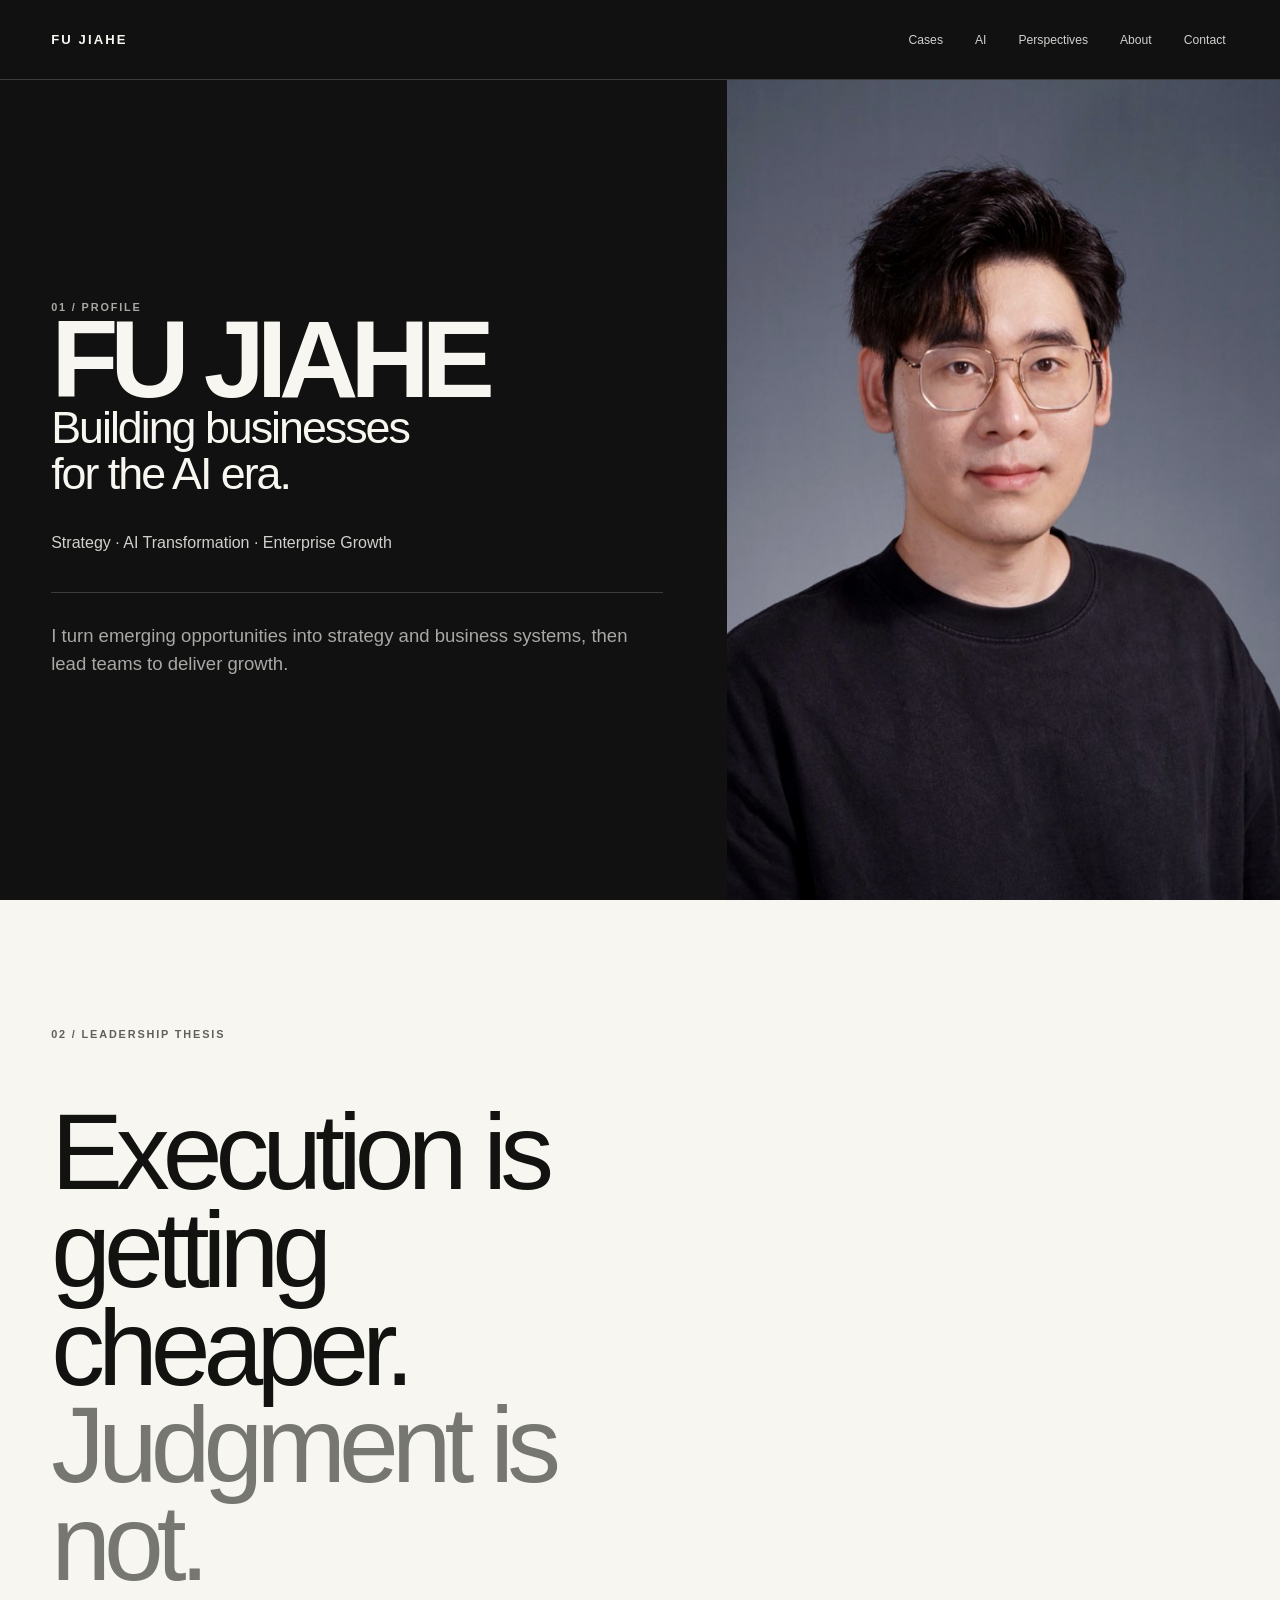
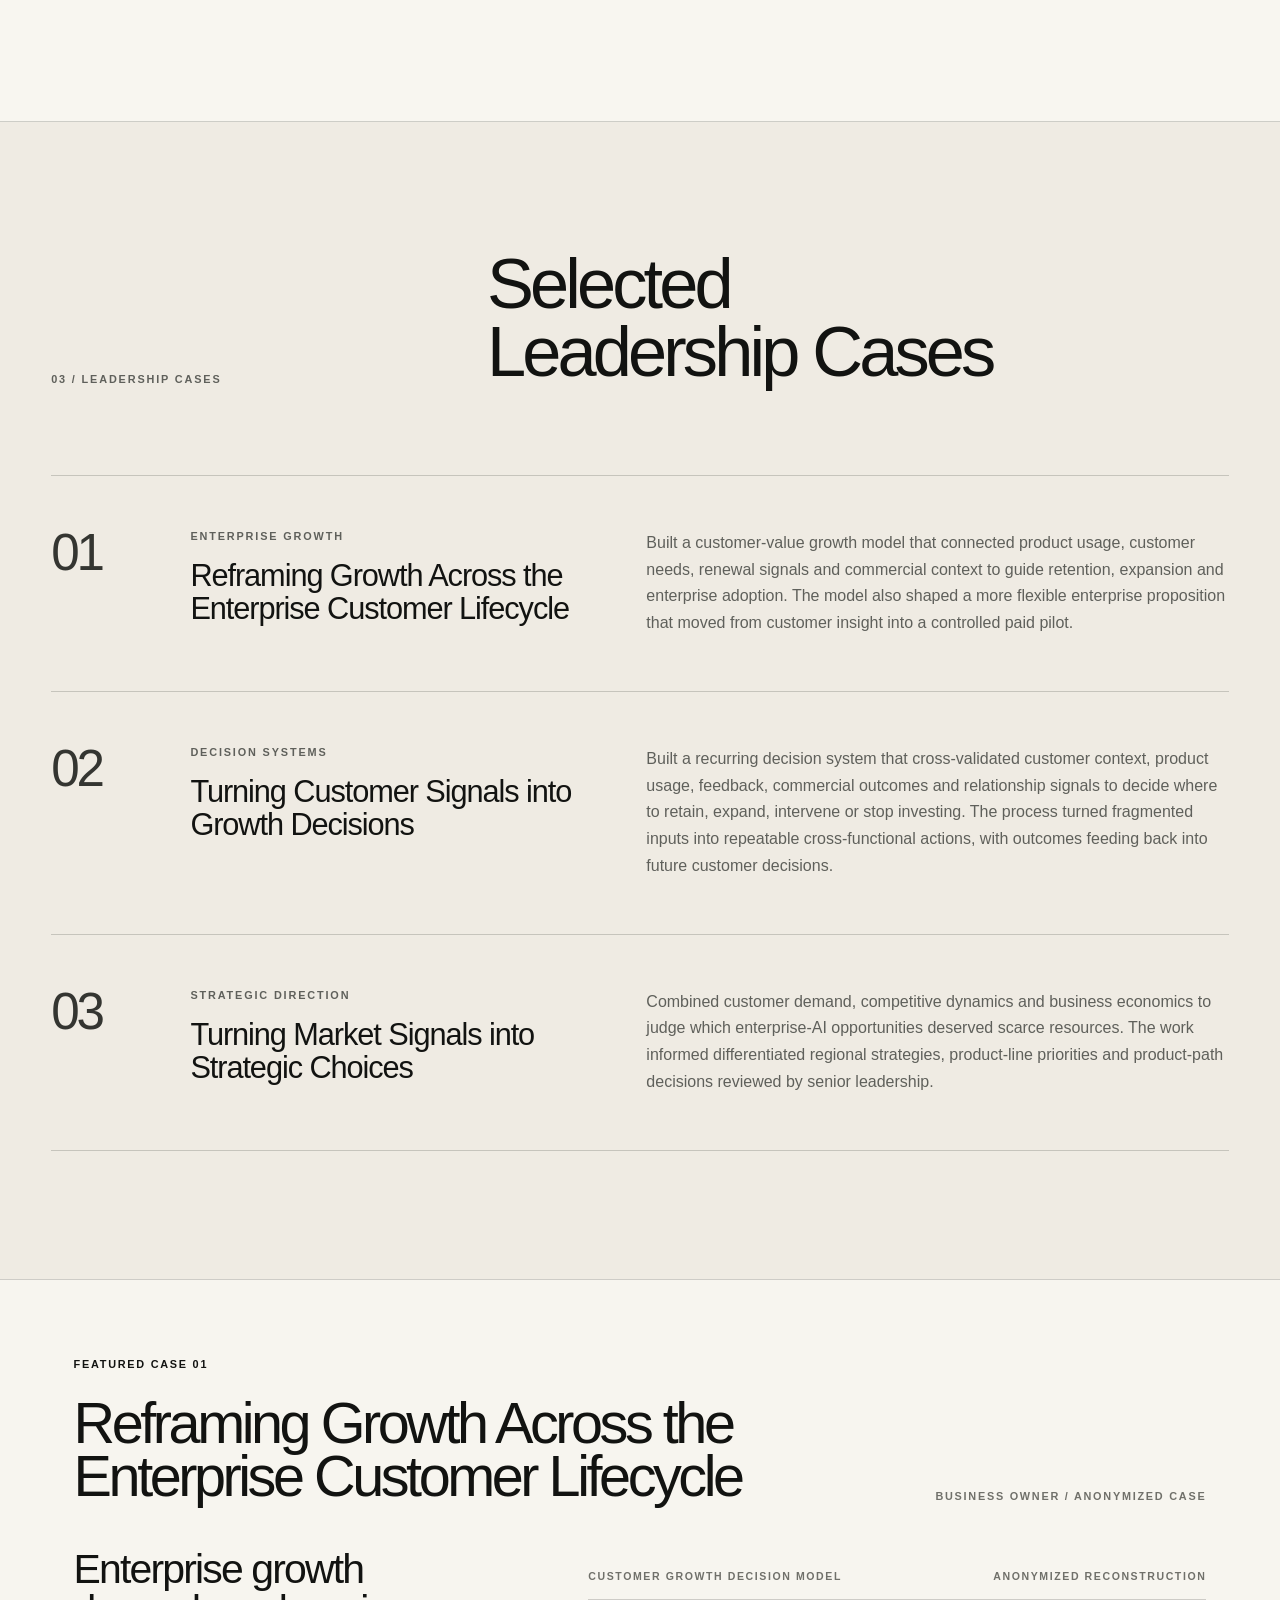
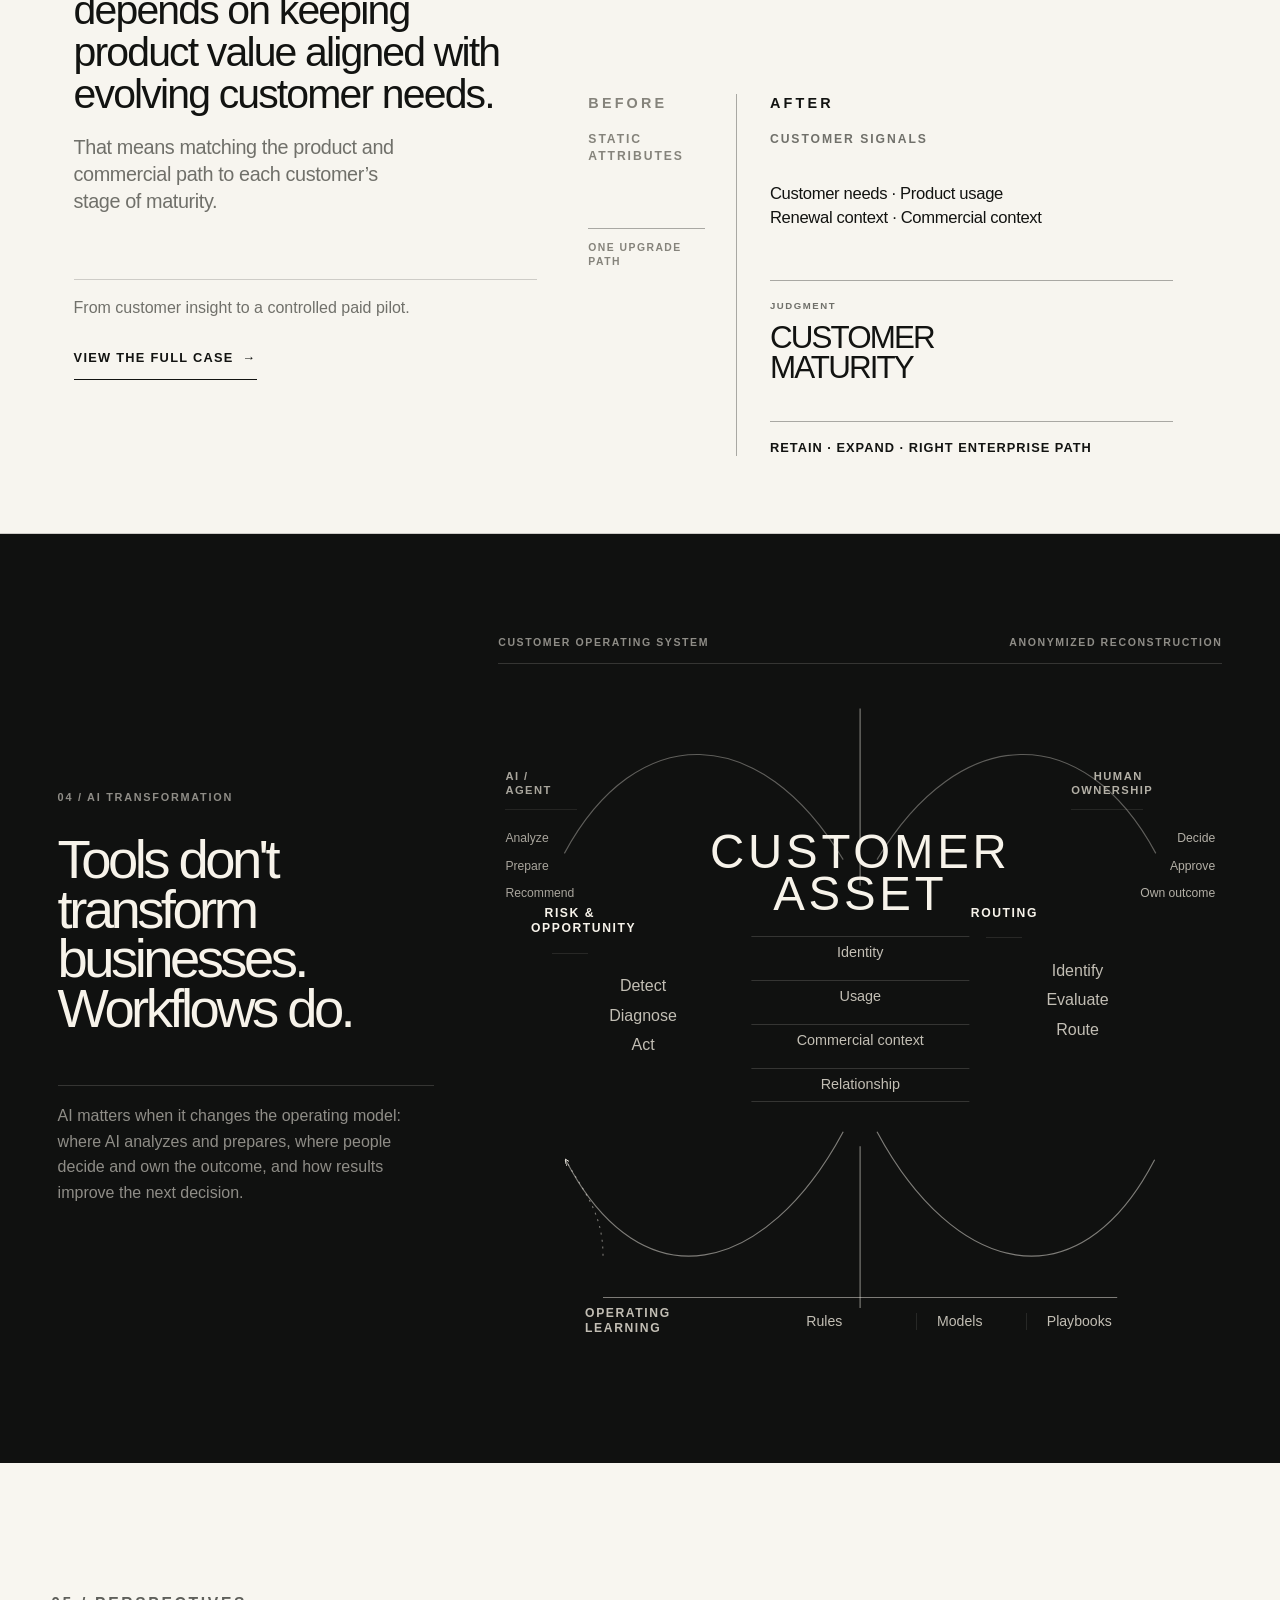
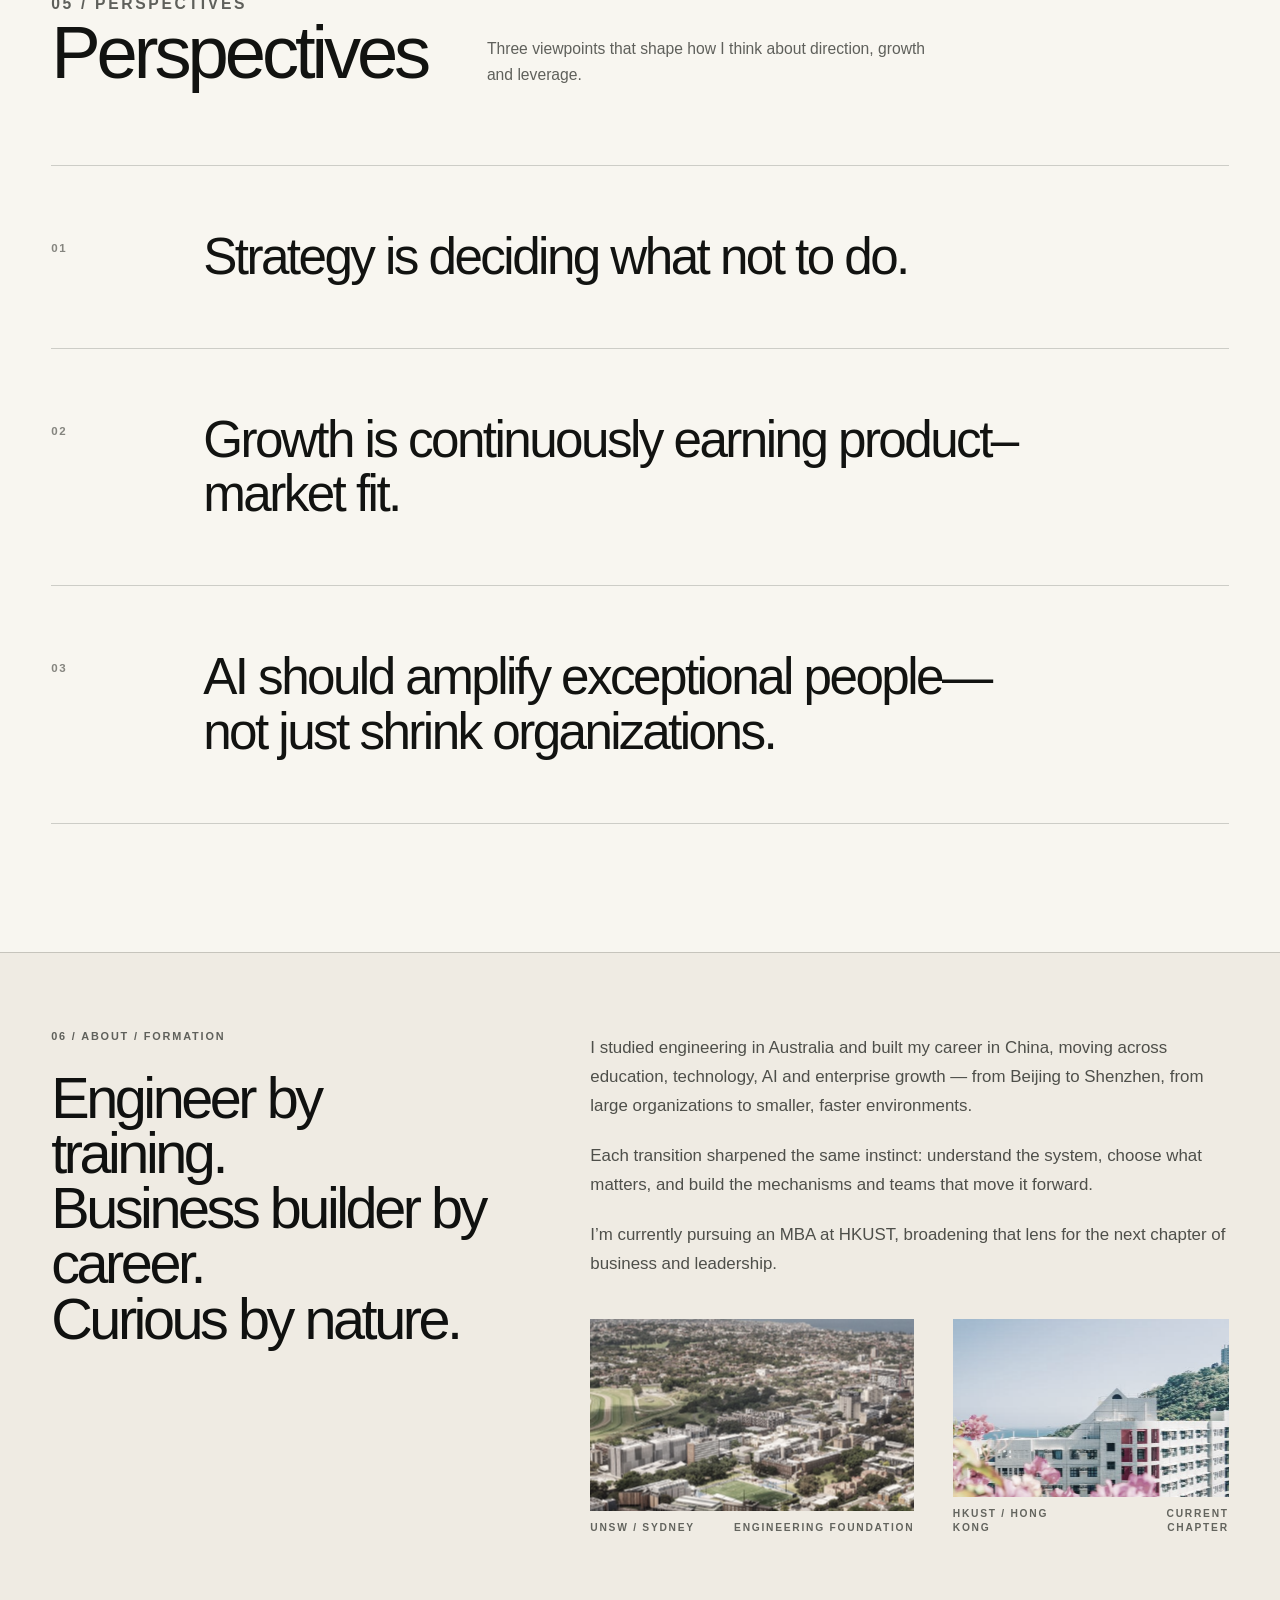
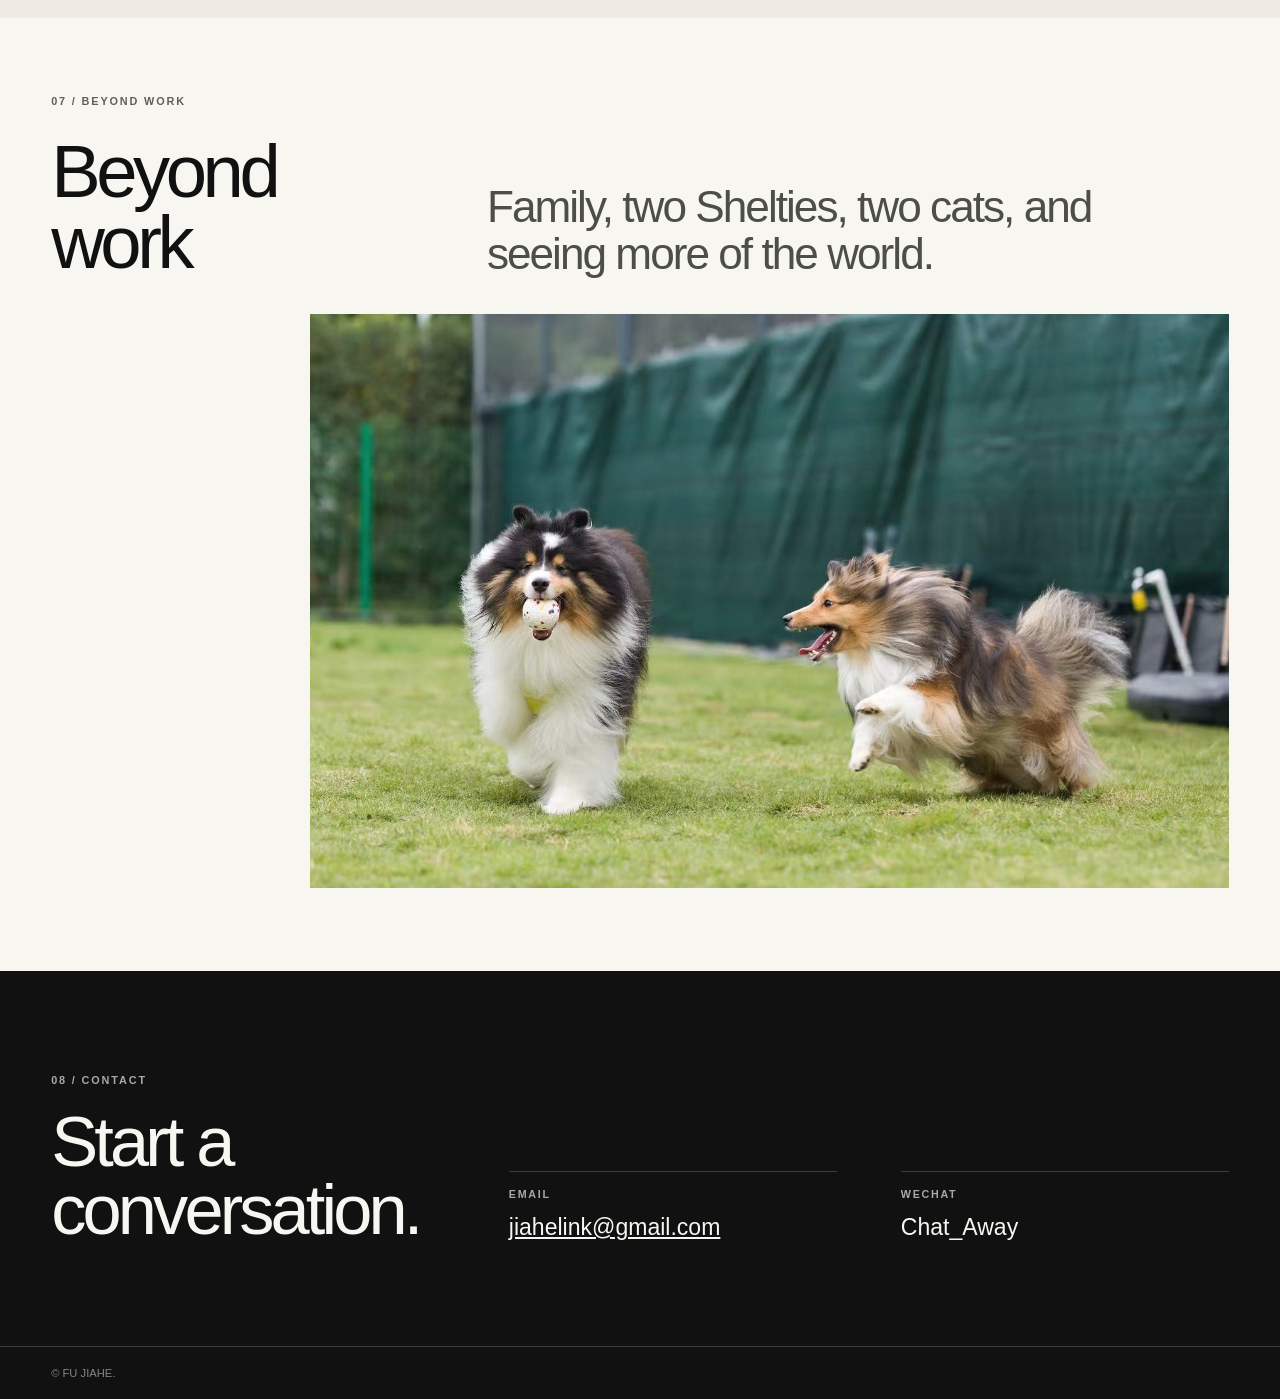
<file: index.html>
<!doctype html>
<html lang="en">
<head>
  <meta charset="utf-8">
  <meta name="viewport" content="width=device-width, initial-scale=1">
  <title>Fu Jiahe — AI Strategy, Transformation &amp; Enterprise Growth</title>
  <meta name="description" content="Fu Jiahe on AI strategy, transformation and enterprise growth — selected leadership cases, perspectives and a career built across technology and business.">
  <meta name="theme-color" content="#101110">
  <link rel="canonical" href="https://fujiahe.me/">
  <link rel="icon" href="/favicon.svg" type="image/svg+xml">
  <link rel="stylesheet" href="/styles.css">
  <link rel="stylesheet" href="/customer-growth-decision-model.css">
  <link rel="stylesheet" href="/customer-os-twin-orbit.css">
  <link rel="stylesheet" href="/site-v1.4.css">

  <meta property="og:type" content="profile">
  <meta property="og:url" content="https://fujiahe.me/">
  <meta property="og:site_name" content="FU JIAHE">
  <meta property="og:locale" content="en_US">
  <meta property="og:title" content="Fu Jiahe — Building Businesses for the AI Era">
  <meta property="og:description" content="Fu Jiahe on AI strategy, transformation and enterprise growth — selected leadership cases, perspectives and a career built across technology and business.">
  <meta property="og:image" content="https://fujiahe.me/og-cover.jpg">
  <meta property="og:image:width" content="1200">
  <meta property="og:image:height" content="630">
  <meta property="og:image:alt" content="Fu Jiahe — Building businesses for the AI era.">
  <meta property="profile:first_name" content="Jiahe">
  <meta property="profile:last_name" content="Fu">
  <meta name="twitter:card" content="summary_large_image">
  <meta name="twitter:title" content="Fu Jiahe — Building Businesses for the AI Era">
  <meta name="twitter:description" content="Fu Jiahe on AI strategy, transformation and enterprise growth — selected leadership cases, perspectives and a career built across technology and business.">
  <meta name="twitter:image" content="https://fujiahe.me/og-cover.jpg">
  <meta name="twitter:image:alt" content="Fu Jiahe — Building businesses for the AI era.">

  <script type="application/ld+json">
  {
    "@context": "https://schema.org",
    "@type": "ProfilePage",
    "url": "https://fujiahe.me/",
    "name": "Fu Jiahe — AI Strategy, Transformation & Enterprise Growth",
    "inLanguage": "en",
    "description": "Fu Jiahe on AI strategy, transformation and enterprise growth.",
    "mainEntity": {
      "@type": "Person",
      "name": "Fu Jiahe",
      "url": "https://fujiahe.me/",
      "image": "https://fujiahe.me/portrait.jpg",
      "description": "Business builder focused on AI strategy, transformation and enterprise growth."
    }
  }
  </script>
</head>
<body>
  <a class="skip-link" href="#main">Skip to main content</a>

  <header class="masthead">
    <div class="shell masthead-inner">
      <a class="wordmark" href="#top" aria-label="Fu Jiahe, back to top">FU JIAHE</a>
      <nav aria-label="Primary navigation">
        <ul>
          <li><a href="#cases">Cases</a></li>
          <li><a href="#transformation">AI</a></li>
          <li><a href="#perspectives">Perspectives</a></li>
          <li><a href="#about">About</a></li>
          <li><a href="#contact">Contact</a></li>
        </ul>
      </nav>
    </div>
  </header>

  <main id="main">
    <section class="hero" id="top" aria-labelledby="hero-title">
      <div class="shell hero-grid">
        <div class="hero-copy">
          <p class="section-marker">01 / Profile</p>
          <h1 id="hero-title">FU JIAHE</h1>
          <p class="hero-kicker">Building businesses for the AI era.</p>
          <p class="territory">Strategy · AI Transformation · Enterprise Growth</p>
          <p class="hero-explanation">I turn emerging opportunities into strategy and business systems, then lead teams to deliver growth.</p>
        </div>
        <figure class="portrait-wrap">
          <img src="/portrait.jpg" srcset="/portrait-720.jpg 720w, /portrait-960.jpg 960w, /portrait-1280.jpg 1280w, /portrait.jpg 2079w" sizes="(max-width: 900px) 100vw, 48vw" alt="Portrait of Fu Jiahe" width="2079" height="2952" decoding="async" fetchpriority="high">
        </figure>
      </div>
    </section>

    <section class="thesis section-pad" id="thesis" aria-labelledby="thesis-title">
      <div class="shell">
        <p class="section-marker">02 / Leadership Thesis</p>
        <h2 id="thesis-title">Execution is getting cheaper.<br><span>Judgment is not.</span></h2>
      </div>
    </section>

    <section class="cases section-pad" id="cases" aria-labelledby="cases-title">
      <div class="shell">
        <header class="section-heading">
          <p class="section-marker">03 / Leadership Cases</p>
          <h2 id="cases-title">Selected Leadership Cases</h2>
        </header>
        <ol class="case-list">
          <li class="case-item">
            <span class="case-number" aria-hidden="true">01</span>
            <h3><span class="case-category">Enterprise Growth</span>Reframing Growth Across the Enterprise Customer Lifecycle</h3>
            <p>Built a customer-value growth model that connected product usage, customer needs, renewal signals and commercial context to guide retention, expansion and enterprise adoption. The model also shaped a more flexible enterprise proposition that moved from customer insight into a controlled paid pilot.</p>
          </li>
          <li class="case-item">
            <span class="case-number" aria-hidden="true">02</span>
            <h3><span class="case-category">Decision Systems</span>Turning Customer Signals into Growth Decisions</h3>
            <p>Built a recurring decision system that cross-validated customer context, product usage, feedback, commercial outcomes and relationship signals to decide where to retain, expand, intervene or stop investing. The process turned fragmented inputs into repeatable cross-functional actions, with outcomes feeding back into future customer decisions.</p>
          </li>
          <li class="case-item">
            <span class="case-number" aria-hidden="true">03</span>
            <h3><span class="case-category">Strategic Direction</span>Turning Market Signals into Strategic Choices</h3>
            <p>Combined customer demand, competitive dynamics and business economics to judge which enterprise-AI opportunities deserved scarce resources. The work informed differentiated regional strategies, product-line priorities and product-path decisions reviewed by senior leadership.</p>
          </li>
        </ol>
      </div>
    </section>

    <section class="preview-section preview-featured current-locked-case01" id="featured-case" aria-labelledby="featured-case-title">
      <div class="growth-shell">
        <header class="preview-featured-header">
          <div>
            <p class="preview-marker">FEATURED CASE 01</p>
            <h2 id="featured-case-title">Reframing Growth Across the Enterprise Customer Lifecycle</h2>
          </div>
          <p class="preview-meta">Business Owner / Anonymized Case</p>
        </header>

        <div class="preview-featured-layout">
          <div class="case-thesis-stack">
            <p class="preview-judgment">Enterprise growth depends on keeping product value aligned with evolving customer needs.</p>
            <p class="preview-secondary">That means matching the product and commercial path to each customer’s stage of maturity.</p>
            <p class="preview-proof">From customer insight to a controlled paid pilot.</p>
          <a class="preview-cta" href="/cases/enterprise-growth/">View the full case <span aria-hidden="true">→</span></a>
          </div>

          <div class="artifact-embed" aria-labelledby="featured-artifact-title">
            <div class="decision-meta embedded-meta">
              <p id="featured-artifact-title">CUSTOMER GROWTH DECISION MODEL</p>
              <p>ANONYMIZED RECONSTRUCTION</p>
            </div>
            <section class="decision-artifact embedded-decision-artifact homepage-lite" aria-labelledby="featured-artifact-title">
              <h3 class="sr-only">Customer growth decision model</h3>
              <figure class="evidence-plate" aria-labelledby="featured-plate-title">
                <figcaption id="featured-plate-title" class="sr-only">A compact comparison of one old upgrade path and a richer customer-signal decision field.</figcaption>
                <section class="before-column" aria-labelledby="featured-before-title">
                  <p class="zone-kicker" id="featured-before-title">BEFORE</p>
                  <p class="zone-title">STATIC ATTRIBUTES</p>
                  <p class="before-outcome">ONE UPGRADE PATH</p>
                </section>
                <section class="after-field" aria-labelledby="featured-after-title">
                  <header class="field-header"><p class="zone-kicker" id="featured-after-title">AFTER</p><p class="zone-title">CUSTOMER SIGNALS</p></header>
                  <p class="lite-signal-line">Customer needs · Product usage<br>Renewal context · Commercial context</p>
                  <div class="judgment-band" aria-label="Customer maturity"><p class="judgment-kicker">JUDGMENT</p><p class="judgment-title">Customer maturity</p></div>
                  <div class="path-band"><p class="lite-paths">Retain · Expand · Right enterprise path</p></div>
                </section>
              </figure>
            </section>
          </div>
        </div>
      </div>
    </section>

    <section class="transformation twin-integration current-locked-ai" id="transformation" aria-labelledby="integration-title">
      <div class="integration-section">
        <div class="twin-shell integration-layout">
          <div class="integration-copy">
            <p class="section-marker">04 / AI TRANSFORMATION</p>
            <h2 id="integration-title">Tools don't transform businesses.<br>Workflows do.</h2>
            <p class="ai-workflow-thesis">AI matters when it changes the operating model: where AI analyzes and prepares, where people decide and own the outcome, and how results improve the next decision.</p>
          </div>

          <section class="integration-map" aria-label="Customer Operating System visual evidence">
            <div class="integration-meta">
              <span>CUSTOMER OPERATING SYSTEM</span>
              <span>ANONYMIZED RECONSTRUCTION</span>
            </div>

            <div class="twin-artifact integration-artifact">
              <svg class="twin-geometry desktop-geometry" viewBox="0 0 1200 660" preserveAspectRatio="none" aria-hidden="true">
                <defs>
                  <marker id="integration-arrow" markerWidth="5" markerHeight="5" refX="4.1" refY="2.5" orient="auto"><path d="M0,0 L5,2.5 L0,5" fill="none" stroke="currentColor" stroke-width=".8"></path></marker>
                </defs>
                <line class="axis axis-center" x1="50%" x2="50%" y1="35" y2="205"></line>
                <line class="axis axis-center" x1="50%" x2="50%" y1="455" y2="610"></line>
                <path class="orbit orbit-upper" d="M110 174 C230 45 435 48 572 180"></path>
                <path class="orbit" d="M572 441 C445 578 240 610 112 468"></path>
                <path class="orbit orbit-upper" d="M1090 174 C970 45 765 48 628 180"></path>
                <path class="orbit" d="M628 441 C755 578 960 610 1088 468"></path>
                <path class="feedback" marker-end="url(#integration-arrow)" d="M174 560 C174 518 141 498 112 468"></path>
                <path class="learning-line" d="M174 600 H1026"></path>
              </svg>
              <svg class="twin-geometry compact-geometry" viewBox="0 0 800 1120" preserveAspectRatio="none" aria-hidden="true">
                <defs>
                  <marker id="integration-compact-arrow" markerWidth="5" markerHeight="5" refX="4.1" refY="2.5" orient="auto"><path d="M0,0 L5,2.5 L0,5" fill="none" stroke="currentColor" stroke-width=".8"></path></marker>
                </defs>
                <line class="axis axis-center" x1="50%" x2="50%" y1="24" y2="180"></line>
                <line class="axis axis-center" x1="50%" x2="50%" y1="860" y2="1090"></line>
                <path class="orbit orbit-upper" d="M400 285 C310 245 156 250 96 340"></path>
                <path class="orbit orbit-upper" d="M400 285 C490 245 644 250 704 340"></path>
                <path class="feedback" marker-end="url(#integration-compact-arrow)" d="M118 742 C118 680 84 620 96 530"></path>
                <path class="learning-line" d="M118 794 H682"></path>
              </svg>

              <section class="asset-core" aria-labelledby="integration-asset-title">
                <div class="system-center-wrapper"><h2 id="integration-asset-title"><span>CUSTOMER</span><span>ASSET</span></h2></div>
                <ul><li>Identity</li><li>Usage</li><li>Commercial context</li><li>Relationship</li></ul>
              </section>
              <section class="orbit-copy orbit-risk" aria-labelledby="integration-risk-title"><h2 id="integration-risk-title">RISK &amp; OPPORTUNITY</h2><ul><li>Detect</li><li>Diagnose</li><li>Act</li></ul></section>
              <section class="orbit-copy orbit-routing" aria-labelledby="integration-routing-title"><h2 id="integration-routing-title">ROUTING</h2><ul><li>Identify</li><li>Evaluate</li><li>Route</li></ul></section>
              <aside class="edge-rail rail-ai" aria-labelledby="integration-ai-title"><h2 id="integration-ai-title">AI / AGENT</h2><ul><li>Analyze</li><li>Prepare</li><li>Recommend</li></ul></aside>
              <aside class="edge-rail rail-human" aria-labelledby="integration-human-title"><h2 id="integration-human-title">HUMAN OWNERSHIP</h2><ul><li>Decide</li><li>Approve</li><li>Own outcome</li></ul></aside>
              <section class="learning-field" aria-labelledby="integration-learning-title"><h2 id="integration-learning-title">OPERATING LEARNING</h2><div class="learning-items"><span>Rules</span><span>Models</span><span>Playbooks</span></div></section>
            </div>
          </section>
        </div>
      </div>
    </section>

    <section class="perspectives section-pad" id="perspectives" aria-labelledby="perspectives-title">
      <div class="shell">
        <header class="perspective-intro">
          <div><p class="section-marker">05 / Perspectives</p><h2 id="perspectives-title">Perspectives</h2></div>
          <p>Three viewpoints that shape how I think about direction, growth and leverage.</p>
        </header>
        <ol class="perspective-list">
          <li><span class="perspective-number" aria-hidden="true">01</span><p>Strategy is deciding what not to do.</p></li>
          <li><span class="perspective-number" aria-hidden="true">02</span><p>Growth is continuously earning product–market fit.</p></li>
          <li><span class="perspective-number" aria-hidden="true">03</span><p>AI should amplify exceptional people—not just shrink organizations.</p></li>
        </ol>
      </div>
    </section>

    <section class="about-formation-recomposed" id="about" aria-labelledby="about-title">
      <div class="shell">
        <div class="about-formation-intro">
          <div class="about-formation-heading"><p class="section-marker">06 / ABOUT / FORMATION</p><h2 id="about-title">Engineer by training.<br>Business builder by career.<br>Curious by nature.</h2></div>
          <div class="about-formation-right">
            <div class="about-copy"><p>I studied engineering in Australia and built my career in China, moving across education, technology, AI and enterprise growth — from Beijing to Shenzhen, from large organizations to smaller, faster environments.</p><p>Each transition sharpened the same instinct: understand the system, choose what matters, and build the mechanisms and teams that move it forward.</p><p>I’m currently pursuing an MBA at HKUST, broadening that lens for the next chapter of business and leadership.</p></div>
            <div class="formation-diptych" aria-label="Formation chapters">
              <figure><div class="formation-image-frame"><img src="/assets/v1.4/unsw-sydney.jpg" alt="UNSW Kensington campus in Sydney" width="1000" height="563" loading="lazy" decoding="async"></div><figcaption><span>UNSW / SYDNEY</span><span>Engineering foundation</span></figcaption></figure>
              <figure><div class="formation-image-frame"><img src="/assets/v1.4/hkust-hong-kong.jpg" alt="HKUST campus at Clear Water Bay in Hong Kong" width="720" height="420" loading="lazy" decoding="async"></div><figcaption><span>HKUST / HONG KONG</span><span>Current chapter</span></figcaption></figure>
            </div>
          </div>
        </div>
      </div>
    </section>

    <section class="beyond-work-recomposed" id="beyond" aria-labelledby="beyond-title">
      <div class="shell">
        <div class="beyond-work-intro"><div><p class="section-marker">07 / BEYOND WORK</p><h2 id="beyond-title">Beyond work</h2></div><p>Family, two Shelties, two cats, and seeing more of the world.</p></div>
        <div class="sheltie-spread" aria-label="Two Shelties running together on grass">
          <figure class="sheltie-dominant"><div class="sheltie-image-frame"><img src="/assets/v1.4/shelties-landscape.jpg" alt="Two Shelties running together on grass" width="1465" height="1096" loading="lazy" decoding="async"></div></figure>
        </div>
      </div>
    </section>
  </main>

  <footer id="contact">
    <div class="shell contact-grid"><div><p class="section-marker">08 / Contact</p><h2>Start a conversation.</h2></div><div class="contact-item"><span>Email</span><p><a href="mailto:jiahelink@gmail.com">jiahelink@gmail.com</a></p></div><div class="contact-item"><span>WeChat</span><p>Chat_Away</p></div></div>
    <div class="shell legal">© FU JIAHE.</div>
  </footer>
</body>
</html>
</file>
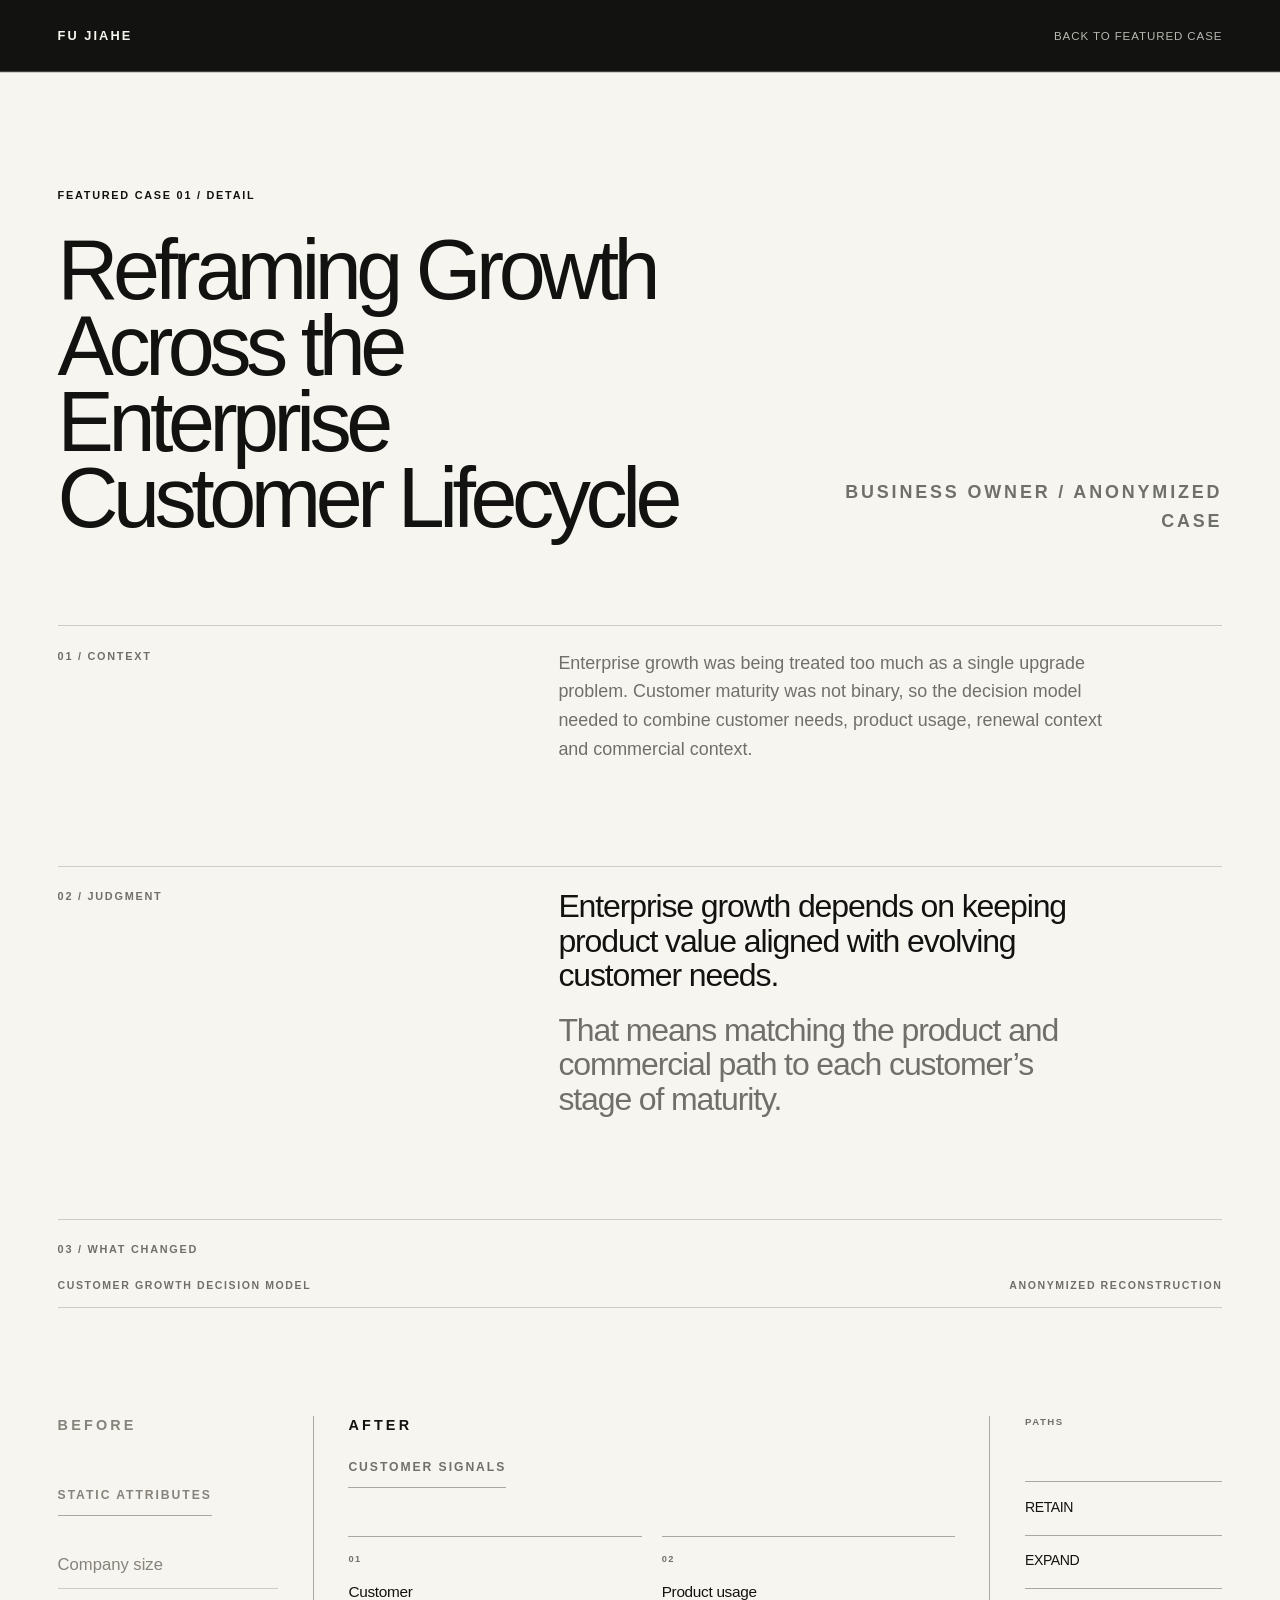
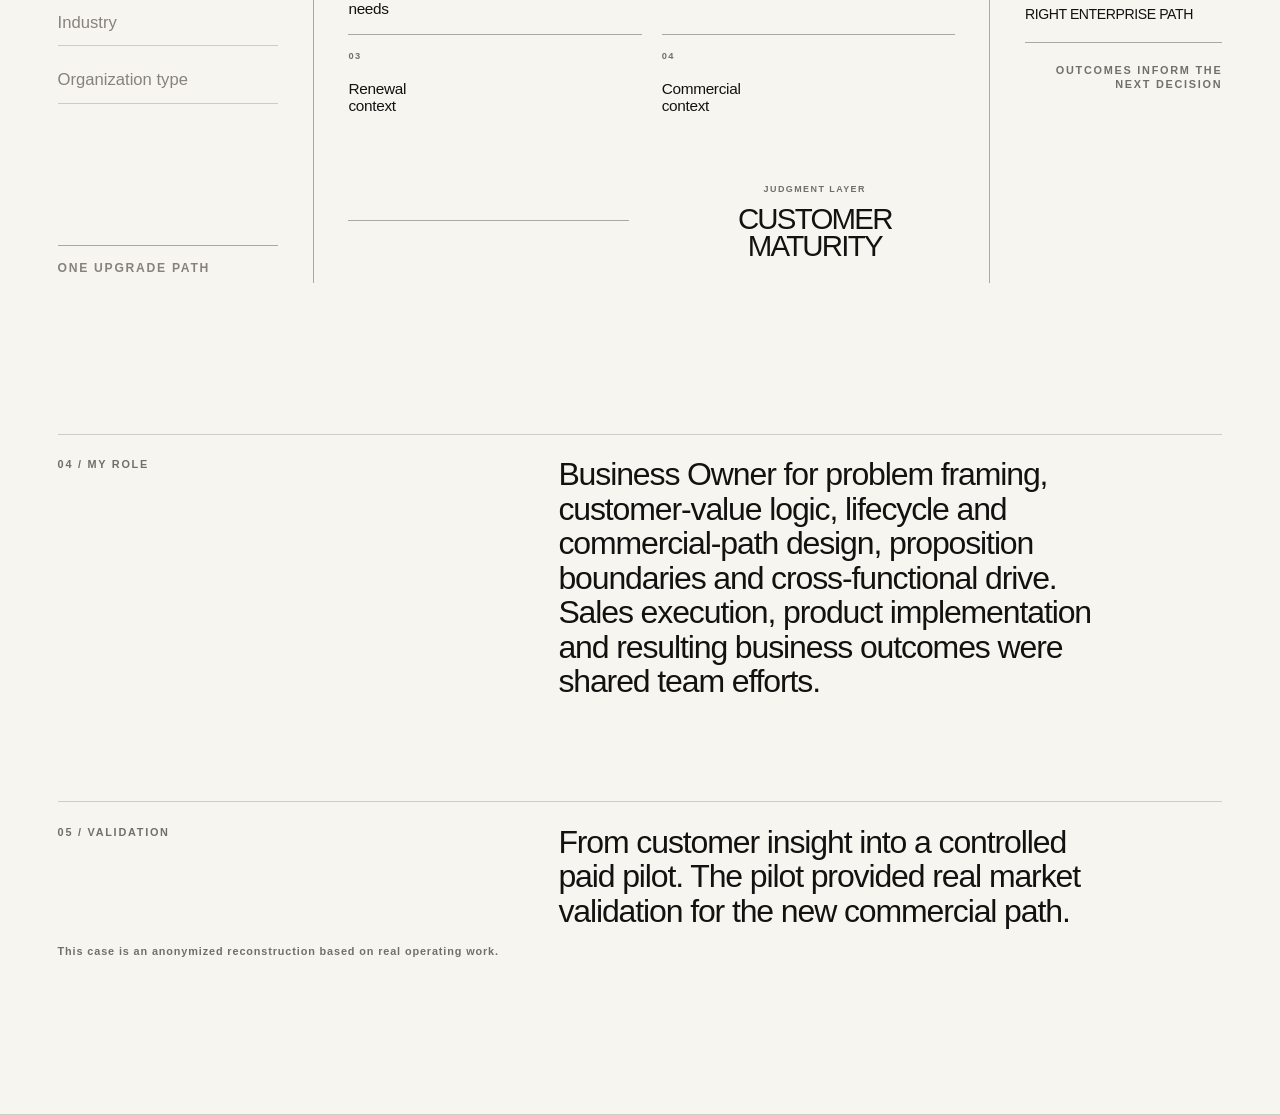
<file: cases/enterprise-growth/index.html>
<!doctype html>
<html lang="en">
<head>
  <meta charset="utf-8">
  <meta name="viewport" content="width=device-width, initial-scale=1">
  <title>Reframing Enterprise Customer Growth — Fu Jiahe</title>
  <meta name="description" content="An anonymized case detail on reframing enterprise customer growth around customer maturity, differentiated paths and a controlled paid pilot.">
  <link rel="canonical" href="https://fujiahe.me/cases/enterprise-growth/">
  <link rel="icon" href="../../favicon.svg" type="image/svg+xml">
  <meta property="og:type" content="article">
  <meta property="og:site_name" content="FU JIAHE">
  <meta property="og:locale" content="en_US">
  <meta property="og:url" content="https://fujiahe.me/cases/enterprise-growth/">
  <meta property="og:title" content="Reframing Enterprise Customer Growth — Fu Jiahe">
  <meta property="og:description" content="An anonymized case detail on reframing enterprise customer growth around customer maturity, differentiated paths and a controlled paid pilot.">
  <meta property="og:image" content="https://fujiahe.me/og-cover.jpg">
  <meta property="og:image:alt" content="FU JIAHE — Building businesses for the AI era.">
  <meta name="twitter:card" content="summary_large_image">
  <meta name="twitter:title" content="Reframing Enterprise Customer Growth — Fu Jiahe">
  <meta name="twitter:description" content="An anonymized case detail on reframing enterprise customer growth around customer maturity, differentiated paths and a controlled paid pilot.">
  <meta name="twitter:image" content="https://fujiahe.me/og-cover.jpg">
  <meta name="twitter:image:alt" content="FU JIAHE — Building businesses for the AI era.">
  <link rel="stylesheet" href="../../customer-growth-decision-model.css?v=v14-skiplink">
</head>
<body class="preview-body">
  <a class="skip-link" href="#main">Skip to main content</a>

  <header class="preview-masthead">
    <div class="growth-shell">
      <a class="preview-wordmark" href="/" aria-label="Fu Jiahe, back to homepage">FU JIAHE</a>
      <a class="preview-back" href="/#featured-case">Back to Featured Case</a>
    </div>
  </header>

  <main id="main" tabindex="-1">
    <section class="preview-section preview-detail" aria-labelledby="detail-title">
      <div class="growth-shell">
        <header class="preview-detail-header">
          <div>
            <p class="preview-marker">FEATURED CASE 01 / DETAIL</p>
            <h1 id="detail-title">Reframing Growth Across the Enterprise Customer Lifecycle</h1>
          </div>
          <p class="preview-meta">Business Owner / Anonymized Case</p>
        </header>

        <div class="preview-detail-intro">
          <p class="preview-label">01 / CONTEXT</p>
          <p>Enterprise growth was being treated too much as a single upgrade problem. Customer maturity was not binary, so the decision model needed to combine customer needs, product usage, renewal context and commercial context.</p>
        </div>

        <section class="preview-validation detail-judgment-block" aria-labelledby="detail-judgment-title">
          <p class="preview-label" id="detail-judgment-title">02 / JUDGMENT</p>
          <div>
            <p class="detail-judgment-primary">Enterprise growth depends on keeping product value aligned with evolving customer needs.</p>
            <p class="detail-judgment-secondary">That means matching the product and commercial path to each customer’s stage of maturity.</p>
          </div>
        </section>

        <div class="preview-detail-artifact">
          <p class="preview-label">03 / WHAT CHANGED</p>
          <div class="artifact-embed" aria-labelledby="detail-artifact-title">
            <div class="decision-meta embedded-meta">
              <p id="detail-artifact-title">CUSTOMER GROWTH DECISION MODEL</p>
              <p>ANONYMIZED RECONSTRUCTION</p>
            </div>
            <section class="decision-artifact embedded-decision-artifact" aria-labelledby="detail-artifact-title">
              <figure class="evidence-plate" aria-labelledby="detail-plate-title">
                <figcaption id="detail-plate-title" class="sr-only">Static attributes and one upgrade path become customer signals, a customer maturity judgment layer and differentiated paths.</figcaption>
                <section class="before-column" aria-labelledby="detail-before-title">
                  <p class="zone-kicker" id="detail-before-title">BEFORE</p>
                  <p class="zone-title">STATIC ATTRIBUTES</p>
                  <ul class="attribute-list"><li>Company size</li><li>Industry</li><li>Organization type</li></ul>
                  <p class="before-outcome">ONE UPGRADE PATH</p>
                </section>
                <section class="after-field" aria-labelledby="detail-after-title">
                  <header class="field-header"><p class="zone-kicker" id="detail-after-title">AFTER</p><p class="zone-title">CUSTOMER SIGNALS</p></header>
                  <div class="signal-constellation" role="list" aria-label="Customer signals">
                    <div class="signal-cell" role="listitem"><span class="signal-index">01</span><p>Customer needs</p></div>
                    <div class="signal-cell" role="listitem"><span class="signal-index">02</span><p>Product usage</p></div>
                    <div class="signal-cell" role="listitem"><span class="signal-index">03</span><p>Renewal context</p></div>
                    <div class="signal-cell" role="listitem"><span class="signal-index">04</span><p>Commercial context</p></div>
                  </div>
                  <div class="judgment-anchor" aria-label="Judgment layer"><span aria-hidden="true"></span><div><p class="judgment-kicker">JUDGMENT LAYER</p><p class="judgment-title">Customer maturity</p></div><span aria-hidden="true"></span></div>
                </section>
                <aside class="outcome-register" aria-labelledby="detail-paths-title">
                  <p class="register-kicker" id="detail-paths-title">PATHS</p>
                  <div class="outcome-list"><p class="outcome-row">Retain</p><p class="outcome-row">Expand</p><p class="outcome-row">Right enterprise path</p></div>
                  <p class="field-note">OUTCOMES INFORM THE NEXT DECISION</p>
                </aside>
              </figure>
            </section>
          </div>
        </div>

        <aside class="preview-validation" aria-labelledby="role-title">
          <p class="preview-label" id="role-title">04 / MY ROLE</p>
          <p>Business Owner for problem framing, customer-value logic, lifecycle and commercial-path design, proposition boundaries and cross-functional drive. Sales execution, product implementation and resulting business outcomes were shared team efforts.</p>
        </aside>

        <section class="preview-validation" aria-labelledby="validation-title">
          <p class="preview-label" id="validation-title">05 / VALIDATION</p>
          <p>From customer insight into a controlled paid pilot. The pilot provided real market validation for the new commercial path.</p>
        </section>

        <p class="growth-caption">This case is an anonymized reconstruction based on real operating work.</p>
      </div>
    </section>
  </main>
</body>
</html>
</file>
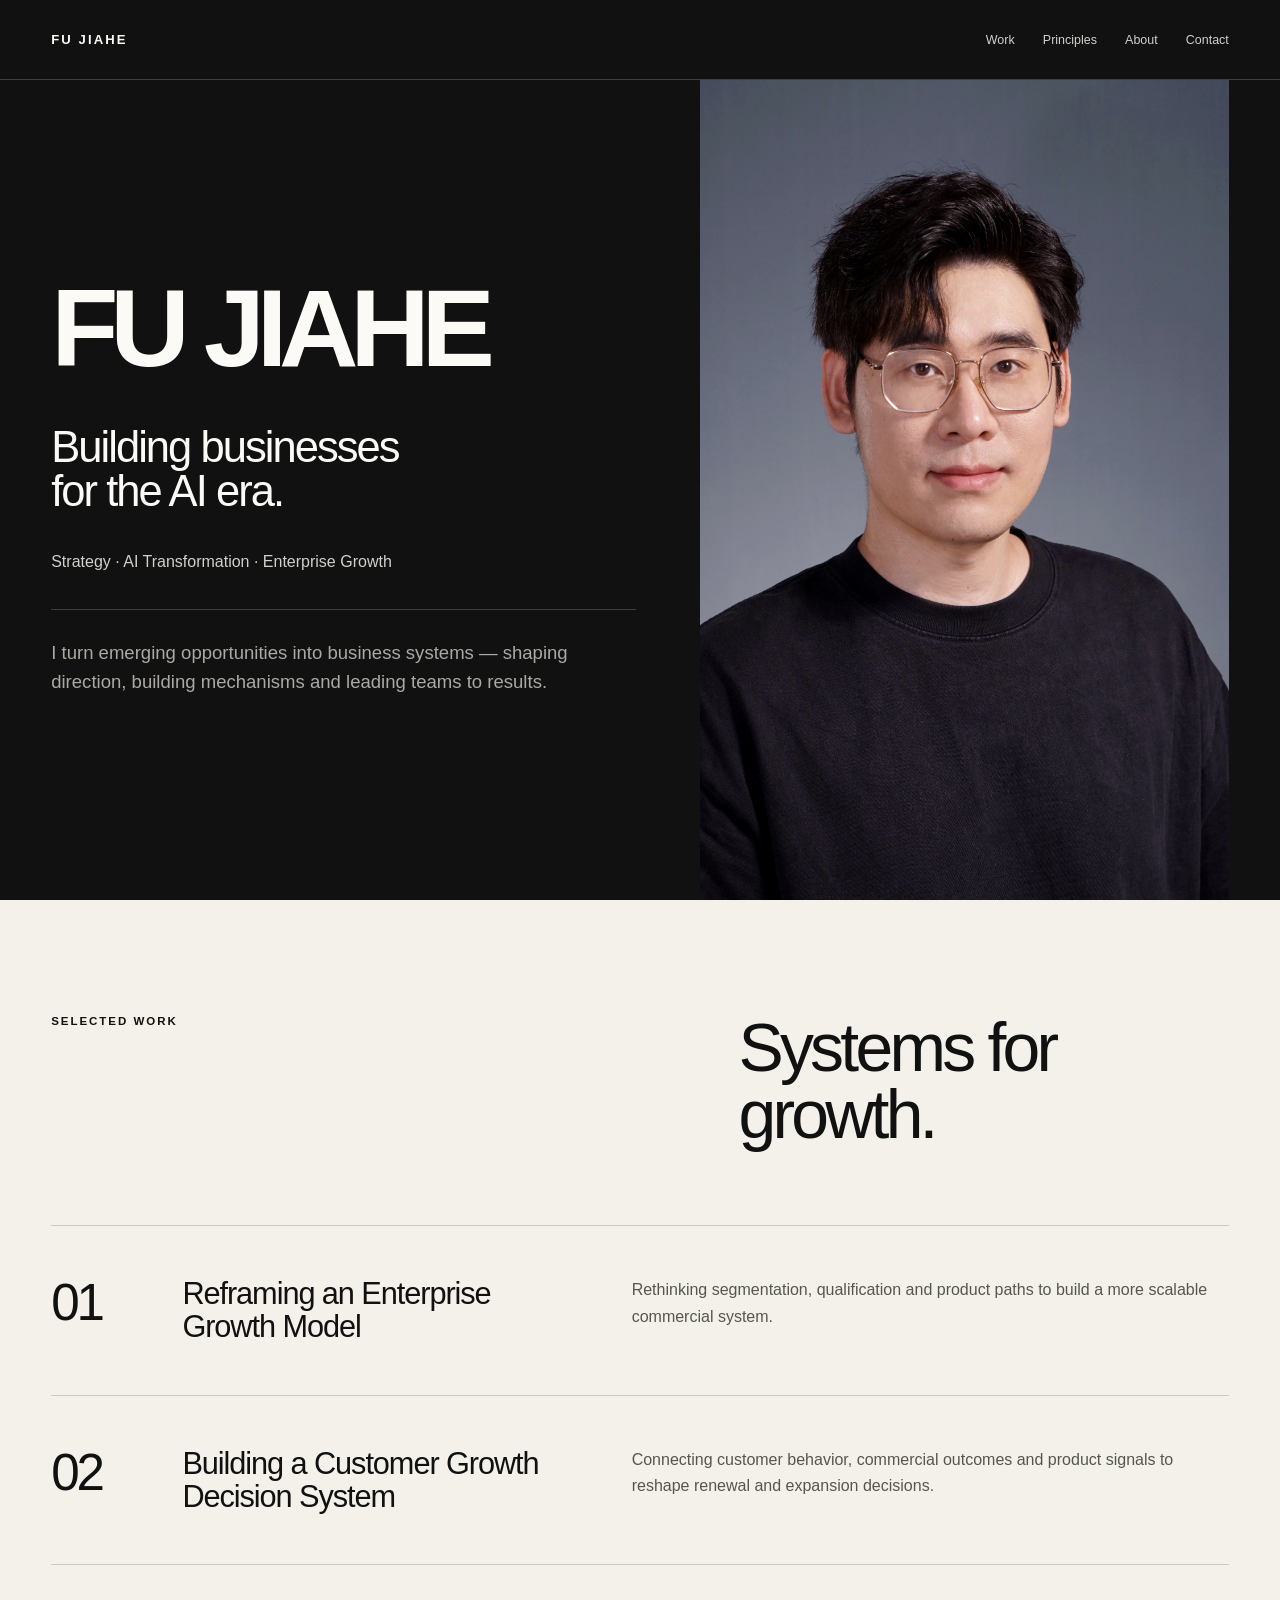
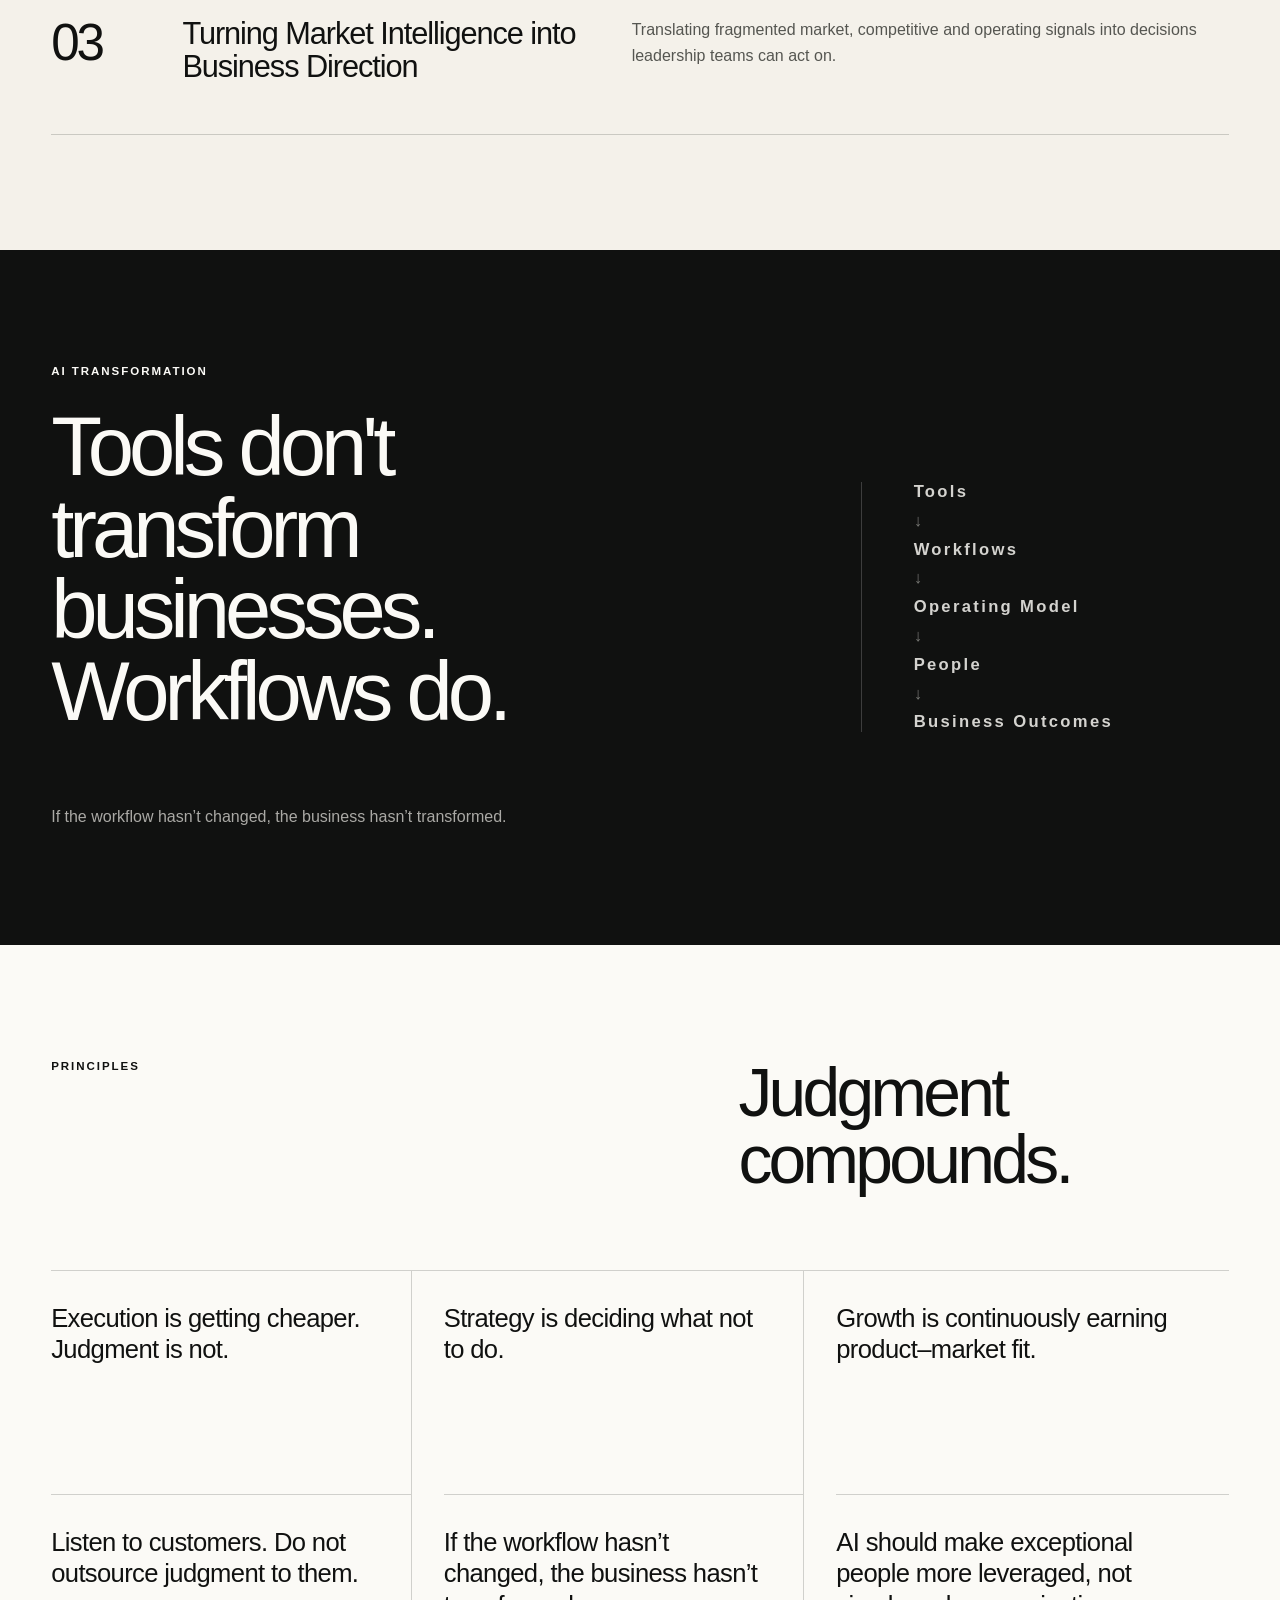
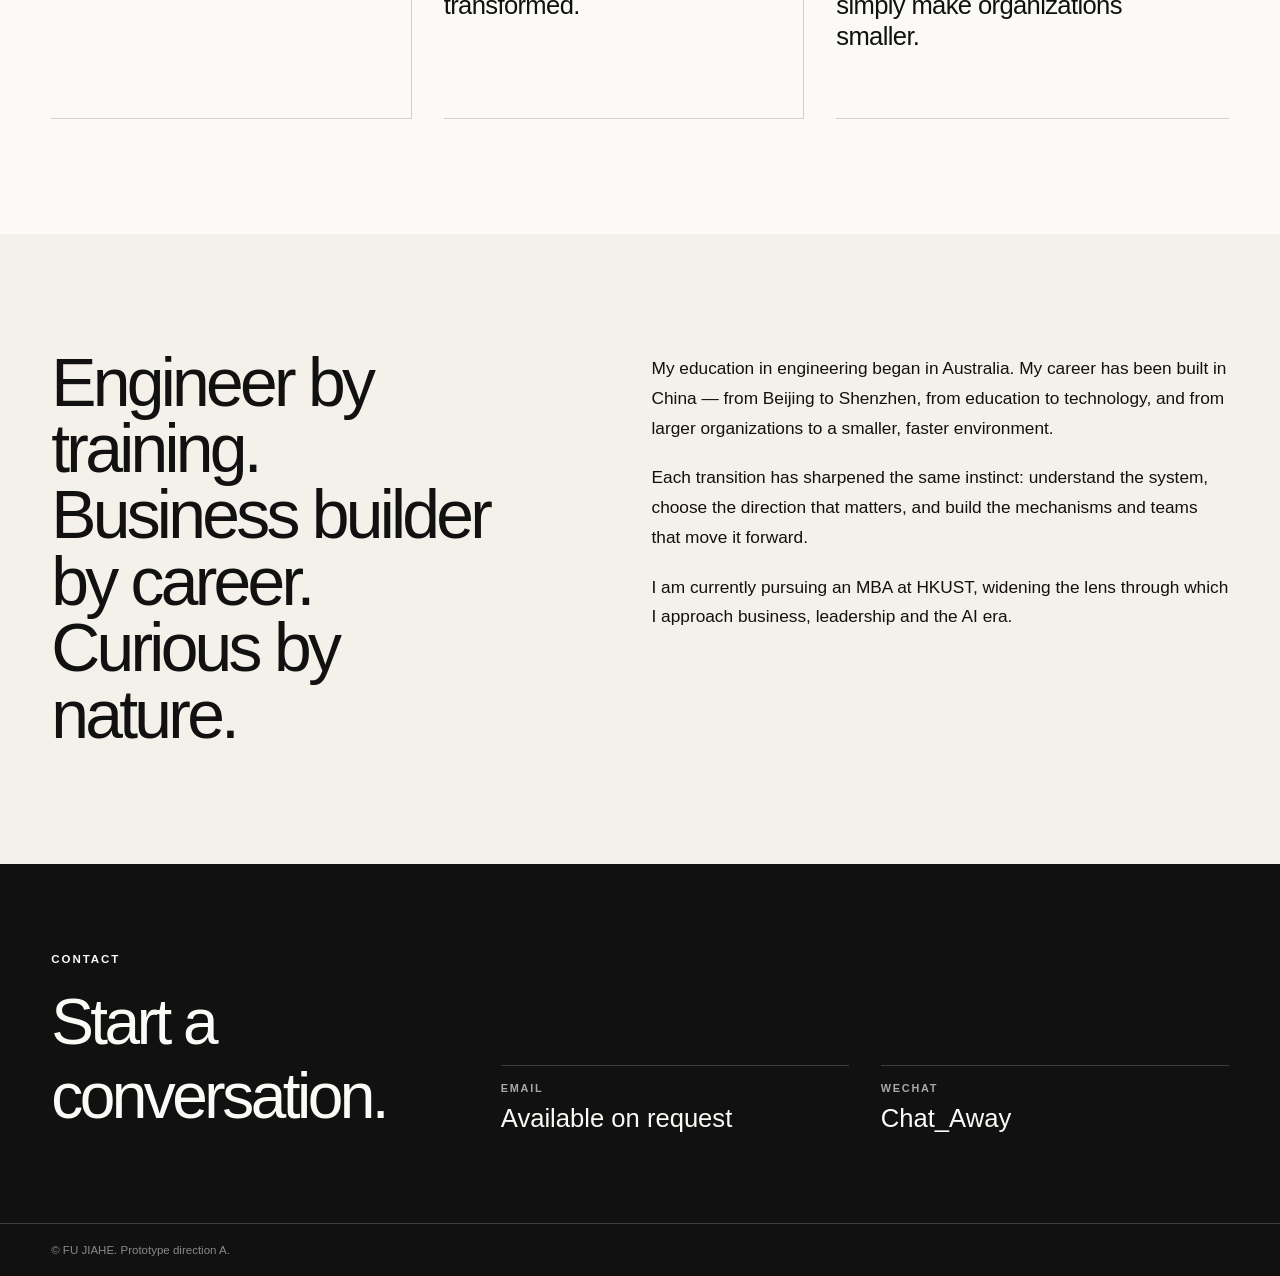
<file: prototypes/direction-a/index.html>
<!doctype html>
<html lang="en">
<head>
  <meta charset="utf-8">
  <meta name="viewport" content="width=device-width, initial-scale=1">
  <meta name="description" content="FU JIAHE — Building businesses for the AI era.">
  <title>FU JIAHE — Apple Executive Direction</title>
  <style>
    :root {
      --ink: #101110;
      --paper: #f4f1ea;
      --white: #fbfaf6;
      --muted: #aaa9a5;
      --line-dark: rgba(255, 255, 255, 0.19);
      --line-light: rgba(16, 17, 16, 0.18);
      --max: 86rem;
      --pad: clamp(1.25rem, 4vw, 4.75rem);
    }

    * { box-sizing: border-box; }

    html {
      scroll-behavior: smooth;
      background: var(--ink);
    }

    body {
      margin: 0;
      color: var(--ink);
      background: var(--white);
      font-family: -apple-system, BlinkMacSystemFont, "Segoe UI", Helvetica, Arial, sans-serif;
      -webkit-font-smoothing: antialiased;
      overflow-x: clip;
    }

    a { color: inherit; }
    img { display: block; max-width: 100%; }
    figure { margin: 0; }

    a:focus-visible {
      outline: 3px solid #d6b777;
      outline-offset: 4px;
    }

    .skip-link {
      position: fixed;
      z-index: 20;
      top: 0.75rem;
      left: 0.75rem;
      padding: 0.75rem 1rem;
      color: var(--ink);
      background: var(--white);
      transform: translateY(-150%);
      transition: transform 160ms ease;
    }

    .skip-link:focus { transform: translateY(0); }

    .shell {
      width: min(100%, var(--max));
      margin-inline: auto;
      padding-inline: var(--pad);
    }

    .eyebrow {
      margin: 0;
      font-size: 0.72rem;
      font-weight: 650;
      letter-spacing: 0.17em;
      text-transform: uppercase;
    }

    .masthead,
    .hero {
      color: var(--white);
      background: var(--ink);
    }

    .masthead-inner {
      min-height: 5rem;
      display: flex;
      align-items: center;
      justify-content: space-between;
      gap: 2rem;
      border-bottom: 1px solid var(--line-dark);
    }

    .wordmark {
      color: inherit;
      text-decoration: none;
      font-size: 0.82rem;
      font-weight: 670;
      letter-spacing: 0.16em;
    }

    nav ul {
      display: flex;
      align-items: center;
      gap: clamp(0.4rem, 2.2vw, 2.25rem);
      margin: 0;
      padding: 0;
      list-style: none;
    }

    nav a {
      display: inline-flex;
      align-items: center;
      min-height: 2.75rem;
      color: #d1d0cc;
      text-decoration: none;
      font-size: 0.78rem;
    }

    nav a:hover { color: var(--white); }

    .hero-grid {
      min-height: calc(100svh - 5rem);
      display: grid;
      grid-template-columns: minmax(0, 1.05fr) minmax(20rem, 0.95fr);
      align-items: stretch;
      gap: clamp(2rem, 5vw, 6rem);
    }

    .hero-copy {
      align-self: center;
      padding-block: clamp(5rem, 10vw, 9rem);
      position: relative;
      z-index: 1;
    }

    h1 {
      margin: 0 0 clamp(2rem, 4vw, 3.5rem);
      font-size: clamp(4.2rem, 8.6vw, 8.2rem);
      font-weight: 570;
      line-height: 0.82;
      letter-spacing: -0.075em;
      white-space: nowrap;
    }

    .hero h2 {
      max-width: 15ch;
      margin: 0;
      font-size: clamp(2.3rem, 3.4vw, 3.5rem);
      font-weight: 420;
      line-height: 1.02;
      letter-spacing: -0.045em;
    }

    .territory {
      margin: 2.2rem 0 0;
      color: #d1d0cc;
      font-size: clamp(0.9rem, 1.25vw, 1.1rem);
      line-height: 1.6;
    }

    .hero-statement {
      max-width: 38rem;
      margin: 2.2rem 0 0;
      padding-top: 1.8rem;
      border-top: 1px solid var(--line-dark);
      color: var(--muted);
      font-size: clamp(1rem, 1.45vw, 1.35rem);
      line-height: 1.55;
    }

    .portrait-wrap {
      min-height: 41rem;
      align-self: stretch;
      overflow: hidden;
      background: #242526;
    }

    .portrait-wrap img {
      width: 100%;
      height: 100%;
      object-fit: cover;
      object-position: 50% 20%;
      filter: saturate(0.82) contrast(1.03);
      transform: scale(1.025);
    }

    section { scroll-margin-top: 1rem; }

    .section-pad { padding-block: clamp(5rem, 9vw, 9rem); }

    .section-head {
      display: flex;
      justify-content: space-between;
      gap: 2rem;
      margin-bottom: clamp(3rem, 6vw, 5.5rem);
    }

    .section-head h2,
    .about-title {
      max-width: 13ch;
      margin: 0;
      font-size: clamp(2.65rem, 5.3vw, 5.6rem);
      font-weight: 500;
      line-height: 0.98;
      letter-spacing: -0.055em;
    }

    .work { background: var(--paper); }

    .work-list {
      margin: 0;
      padding: 0;
      list-style: none;
      border-top: 1px solid var(--line-light);
    }

    .work-item {
      display: grid;
      grid-template-columns: 5rem minmax(15rem, 0.8fr) minmax(18rem, 1.2fr);
      gap: clamp(1rem, 4vw, 4.5rem);
      align-items: start;
      padding-block: clamp(2rem, 4vw, 3.5rem);
      border-bottom: 1px solid var(--line-light);
    }

    .work-number {
      font-size: clamp(2.4rem, 4vw, 4.5rem);
      font-weight: 360;
      line-height: 1;
      letter-spacing: -0.06em;
    }

    .work-item h3 {
      margin: 0;
      font-size: clamp(1.5rem, 2.4vw, 2.45rem);
      font-weight: 500;
      line-height: 1.08;
      letter-spacing: -0.035em;
    }

    .work-item p {
      max-width: 43rem;
      margin: 0;
      color: #555651;
      font-size: clamp(1rem, 1.2vw, 1.16rem);
      line-height: 1.65;
    }

    .transformation {
      color: var(--white);
      background: var(--ink);
    }

    .transformation-grid {
      display: grid;
      grid-template-columns: minmax(0, 1.3fr) minmax(18rem, 0.7fr);
      gap: clamp(4rem, 10vw, 10rem);
      align-items: end;
    }

    .transformation h2 {
      max-width: 12ch;
      margin: 1.8rem 0 0;
      font-size: clamp(3.1rem, 6.5vw, 7rem);
      font-weight: 470;
      line-height: 0.98;
      letter-spacing: -0.06em;
    }

    .system-stack {
      margin: 0;
      padding: 0 0 0 clamp(1.75rem, 4vw, 4rem);
      border-left: 1px solid var(--line-dark);
      list-style: none;
    }

    .system-stack li {
      color: #d4d3cf;
      font-size: clamp(1rem, 1.3vw, 1.2rem);
      font-weight: 600;
      letter-spacing: 0.14em;
    }

    .system-stack li:not(:last-child)::after {
      content: "↓";
      display: block;
      margin-block: 0.55rem;
      color: #777874;
      font-weight: 400;
    }

    .supporting-line {
      max-width: 35rem;
      margin: 4.5rem 0 0;
      color: var(--muted);
      font-size: 1rem;
      line-height: 1.6;
    }

    .principles { background: var(--white); }

    .principle-list {
      display: grid;
      grid-template-columns: repeat(3, 1fr);
      margin: 0;
      padding: 0;
      border-top: 1px solid var(--line-light);
      list-style: none;
    }

    .principle-list li {
      min-height: 14rem;
      padding: 2rem clamp(1.2rem, 2.5vw, 2.6rem) 2.5rem 0;
      border-bottom: 1px solid var(--line-light);
      font-size: clamp(1.25rem, 2vw, 2rem);
      line-height: 1.22;
      letter-spacing: -0.025em;
    }

    .principle-list li:not(:nth-child(3n)) {
      margin-right: clamp(1.2rem, 2.5vw, 2.6rem);
      border-right: 1px solid var(--line-light);
    }

    .about { background: var(--paper); }

    .about-grid {
      display: grid;
      grid-template-columns: minmax(0, 0.9fr) minmax(20rem, 1.1fr);
      gap: clamp(3rem, 10vw, 11rem);
    }

    .about-copy {
      padding-top: 0.3rem;
      font-size: clamp(1rem, 1.35vw, 1.22rem);
      line-height: 1.72;
    }

    .about-copy p { margin: 0 0 1.25rem; }

    footer {
      color: var(--white);
      background: var(--ink);
    }

    .contact-grid {
      display: grid;
      grid-template-columns: 1.2fr 1fr 1fr;
      gap: 2rem;
      align-items: end;
      padding-block: clamp(4.5rem, 7vw, 7rem);
    }

    .contact-grid h2 {
      margin: 1.25rem 0 0;
      font-size: clamp(2.5rem, 5vw, 5rem);
      font-weight: 500;
      letter-spacing: -0.055em;
    }

    .contact-item {
      padding-top: 1rem;
      border-top: 1px solid var(--line-dark);
    }

    .contact-item span {
      display: block;
      margin-bottom: 0.65rem;
      color: var(--muted);
      font-size: 0.68rem;
      font-weight: 650;
      letter-spacing: 0.16em;
      text-transform: uppercase;
    }

    .contact-item p {
      margin: 0;
      font-size: clamp(1.15rem, 2vw, 1.65rem);
    }

    .legal {
      padding-block: 1.25rem;
      border-top: 1px solid var(--line-dark);
      color: #898a86;
      font-size: 0.72rem;
    }

    @media (prefers-reduced-motion: no-preference) {
      .hero-copy > *, .portrait-wrap {
        animation: rise 650ms both cubic-bezier(0.2, 0.7, 0.2, 1);
      }

      .hero-copy > :nth-child(2) { animation-delay: 70ms; }
      .hero-copy > :nth-child(3) { animation-delay: 130ms; }
      .hero-copy > :nth-child(4) { animation-delay: 190ms; }
      .portrait-wrap { animation-delay: 100ms; }
    }

    @keyframes rise {
      from { opacity: 0; transform: translateY(1rem); }
      to { opacity: 1; transform: translateY(0); }
    }

    @media (max-width: 860px) {
      .masthead-inner { align-items: flex-start; padding-block: 0.8rem; }
      nav ul { flex-wrap: wrap; justify-content: flex-end; }
      .hero-grid { grid-template-columns: 1fr; min-height: auto; gap: 0; }
      .hero-copy { padding-block: 5rem 4rem; }
      .portrait-wrap { min-height: 34rem; margin-inline: calc(var(--pad) * -1); }
      .work-item { grid-template-columns: 4rem 1fr; }
      .work-item p { grid-column: 2; }
      .transformation-grid, .about-grid { grid-template-columns: 1fr; }
      .principle-list { grid-template-columns: repeat(2, 1fr); }
      .principle-list li:not(:nth-child(3n)) { margin-right: 0; border-right: 0; }
      .principle-list li:nth-child(odd) { margin-right: 1.5rem; border-right: 1px solid var(--line-light); }
      .contact-grid { grid-template-columns: 1fr 1fr; }
      .contact-grid > :first-child { grid-column: 1 / -1; }
    }

    @media (max-width: 560px) {
      .masthead-inner { display: block; }
      .wordmark { display: inline-flex; min-height: 2.75rem; align-items: center; }
      nav ul { justify-content: space-between; gap: 0.25rem; }
      nav a { font-size: 0.72rem; padding-inline: 0.2rem; }
      h1 { font-size: clamp(3.8rem, 18vw, 4.4rem); }
      .hero h2 { font-size: 2.35rem; }
      .portrait-wrap { min-height: 29rem; }
      .section-head { display: block; }
      .section-head .eyebrow { margin-bottom: 1.1rem; }
      .work-item { grid-template-columns: 1fr; gap: 1rem; }
      .work-item p { grid-column: auto; }
      .transformation-grid { gap: 3.5rem; }
      .system-stack { padding-left: 1.5rem; }
      .principle-list { grid-template-columns: 1fr; }
      .principle-list li { min-height: auto; padding-block: 1.8rem; }
      .principle-list li:nth-child(odd) { margin-right: 0; border-right: 0; }
      .contact-grid { grid-template-columns: 1fr; gap: 2.5rem; }
      .contact-grid > :first-child { grid-column: auto; }
    }

    @media (prefers-reduced-motion: reduce) {
      html { scroll-behavior: auto; }
      *, *::before, *::after { animation: none !important; transition: none !important; }
    }
  </style>
</head>
<body>
  <a class="skip-link" href="#main">Skip to main content</a>

  <header class="masthead">
    <div class="shell masthead-inner">
      <a class="wordmark" href="#top" aria-label="FU JIAHE, back to top">FU JIAHE</a>
      <nav aria-label="Primary navigation">
        <ul>
          <li><a href="#work">Work</a></li>
          <li><a href="#principles">Principles</a></li>
          <li><a href="#about">About</a></li>
          <li><a href="#contact">Contact</a></li>
        </ul>
      </nav>
    </div>
  </header>

  <main id="main">
    <section class="hero" id="top" aria-labelledby="hero-title">
      <div class="shell hero-grid">
        <div class="hero-copy">
          <h1 id="hero-title">FU JIAHE</h1>
          <h2>Building businesses for the AI era.</h2>
          <p class="territory">Strategy · AI Transformation · Enterprise Growth</p>
          <p class="hero-statement">I turn emerging opportunities into business systems — shaping direction, building mechanisms and leading teams to results.</p>
        </div>
        <figure class="portrait-wrap">
          <img src="../assets/portrait.jpg" alt="Portrait of Fu Jiahe" width="2079" height="2952">
        </figure>
      </div>
    </section>

    <section class="work section-pad" id="work" aria-labelledby="work-title">
      <div class="shell">
        <header class="section-head">
          <p class="eyebrow">Selected Work</p>
          <h2 id="work-title">Systems for growth.</h2>
        </header>
        <ol class="work-list">
          <li class="work-item">
            <span class="work-number" aria-hidden="true">01</span>
            <h3>Reframing an Enterprise Growth Model</h3>
            <p>Rethinking segmentation, qualification and product paths to build a more scalable commercial system.</p>
          </li>
          <li class="work-item">
            <span class="work-number" aria-hidden="true">02</span>
            <h3>Building a Customer Growth Decision System</h3>
            <p>Connecting customer behavior, commercial outcomes and product signals to reshape renewal and expansion decisions.</p>
          </li>
          <li class="work-item">
            <span class="work-number" aria-hidden="true">03</span>
            <h3>Turning Market Intelligence into Business Direction</h3>
            <p>Translating fragmented market, competitive and operating signals into decisions leadership teams can act on.</p>
          </li>
        </ol>
      </div>
    </section>

    <section class="transformation section-pad" aria-labelledby="transformation-title">
      <div class="shell">
        <div class="transformation-grid">
          <div>
            <p class="eyebrow">AI Transformation</p>
            <h2 id="transformation-title">Tools don't transform businesses. Workflows do.</h2>
          </div>
          <ol class="system-stack" aria-label="AI transformation hierarchy">
            <li>Tools</li>
            <li>Workflows</li>
            <li>Operating Model</li>
            <li>People</li>
            <li>Business Outcomes</li>
          </ol>
        </div>
        <p class="supporting-line">If the workflow hasn’t changed, the business hasn’t transformed.</p>
      </div>
    </section>

    <section class="principles section-pad" id="principles" aria-labelledby="principles-title">
      <div class="shell">
        <header class="section-head">
          <p class="eyebrow">Principles</p>
          <h2 id="principles-title">Judgment compounds.</h2>
        </header>
        <ol class="principle-list">
          <li>Execution is getting cheaper. Judgment is not.</li>
          <li>Strategy is deciding what not to do.</li>
          <li>Growth is continuously earning product–market fit.</li>
          <li>Listen to customers. Do not outsource judgment to them.</li>
          <li>If the workflow hasn’t changed, the business hasn’t transformed.</li>
          <li>AI should make exceptional people more leveraged, not simply make organizations smaller.</li>
        </ol>
      </div>
    </section>

    <section class="about section-pad" id="about" aria-labelledby="about-title">
      <div class="shell about-grid">
        <h2 class="about-title" id="about-title">Engineer by training.<br>Business builder by career.<br>Curious by nature.</h2>
        <div class="about-copy">
          <p>My education in engineering began in Australia. My career has been built in China — from Beijing to Shenzhen, from education to technology, and from larger organizations to a smaller, faster environment.</p>
          <p>Each transition has sharpened the same instinct: understand the system, choose the direction that matters, and build the mechanisms and teams that move it forward.</p>
          <p>I am currently pursuing an MBA at HKUST, widening the lens through which I approach business, leadership and the AI era.</p>
        </div>
      </div>
    </section>
  </main>

  <footer id="contact">
    <div class="shell contact-grid">
      <div>
        <p class="eyebrow">Contact</p>
        <h2>Start a conversation.</h2>
      </div>
      <div class="contact-item">
        <span>Email</span>
        <p>Available on request</p>
      </div>
      <div class="contact-item">
        <span>WeChat</span>
        <p>Chat_Away</p>
      </div>
    </div>
    <div class="shell legal">© FU JIAHE. Prototype direction A.</div>
  </footer>
</body>
</html>
</file>
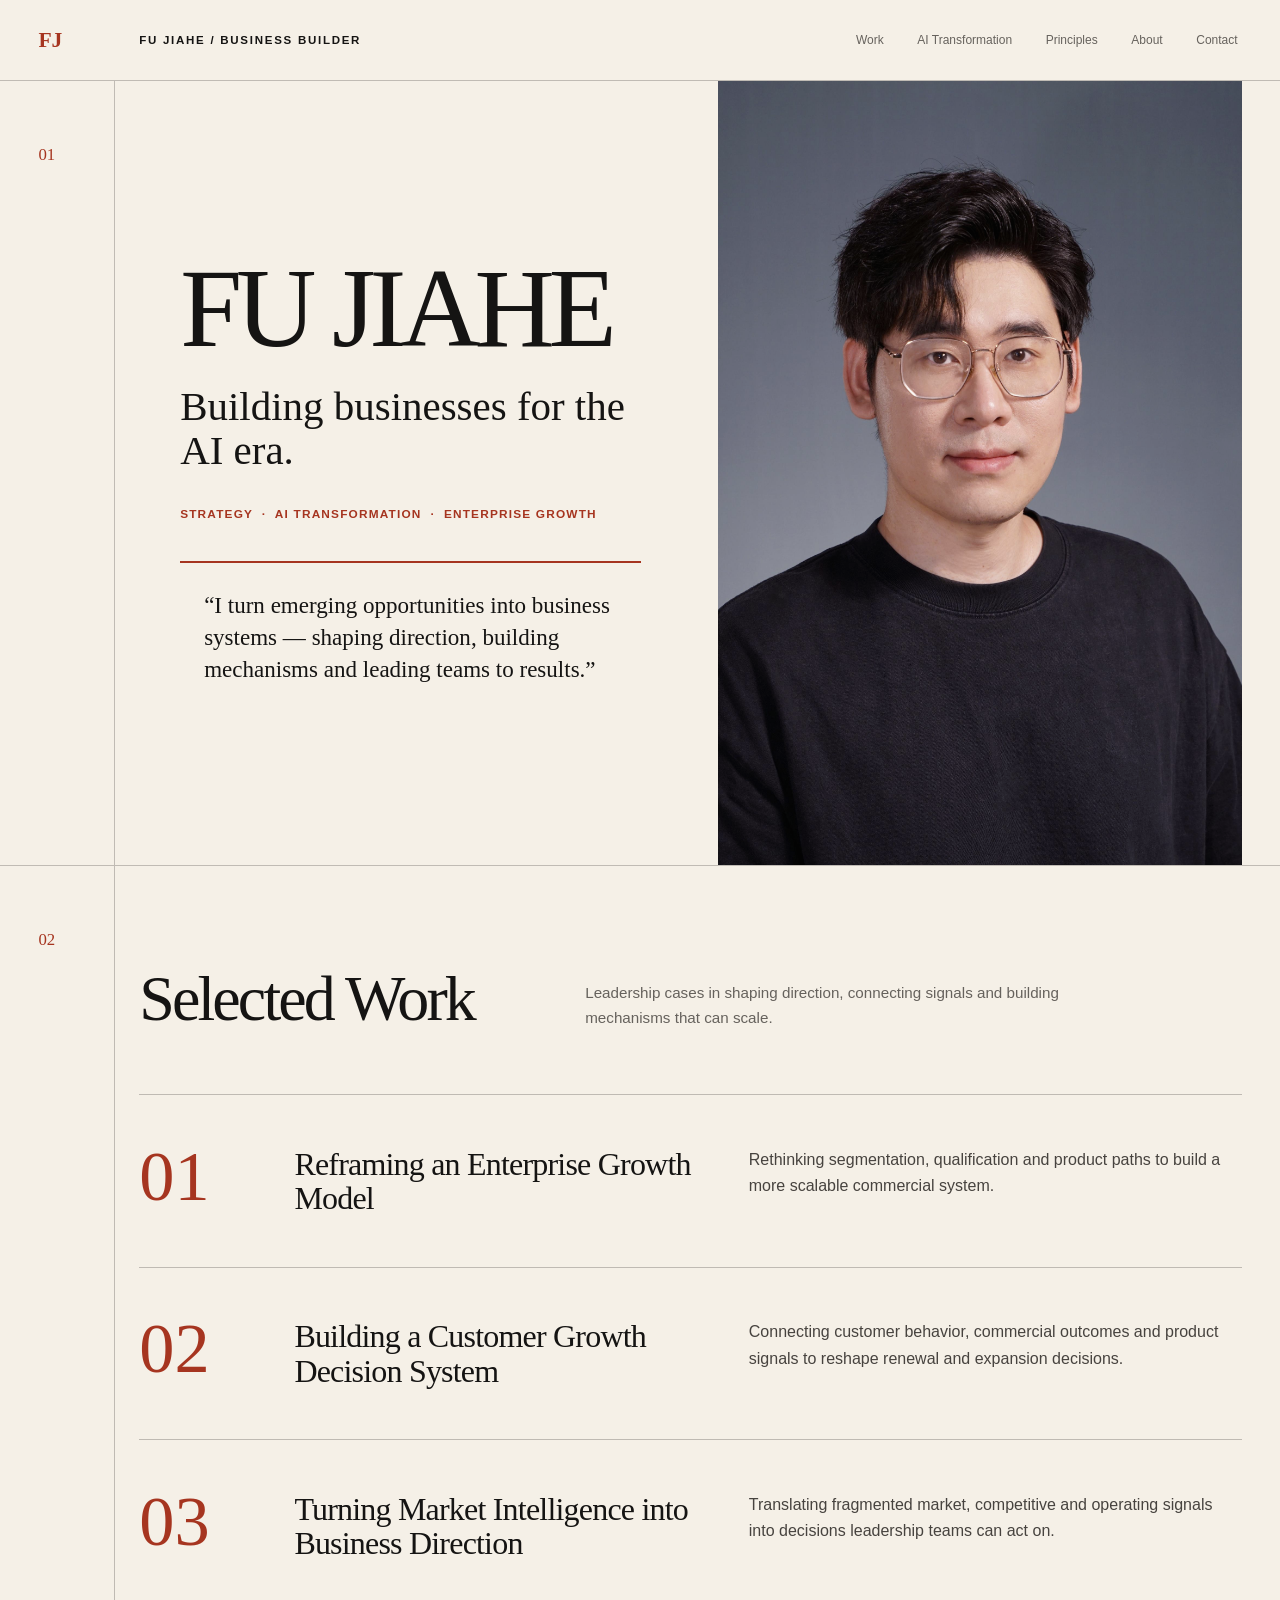
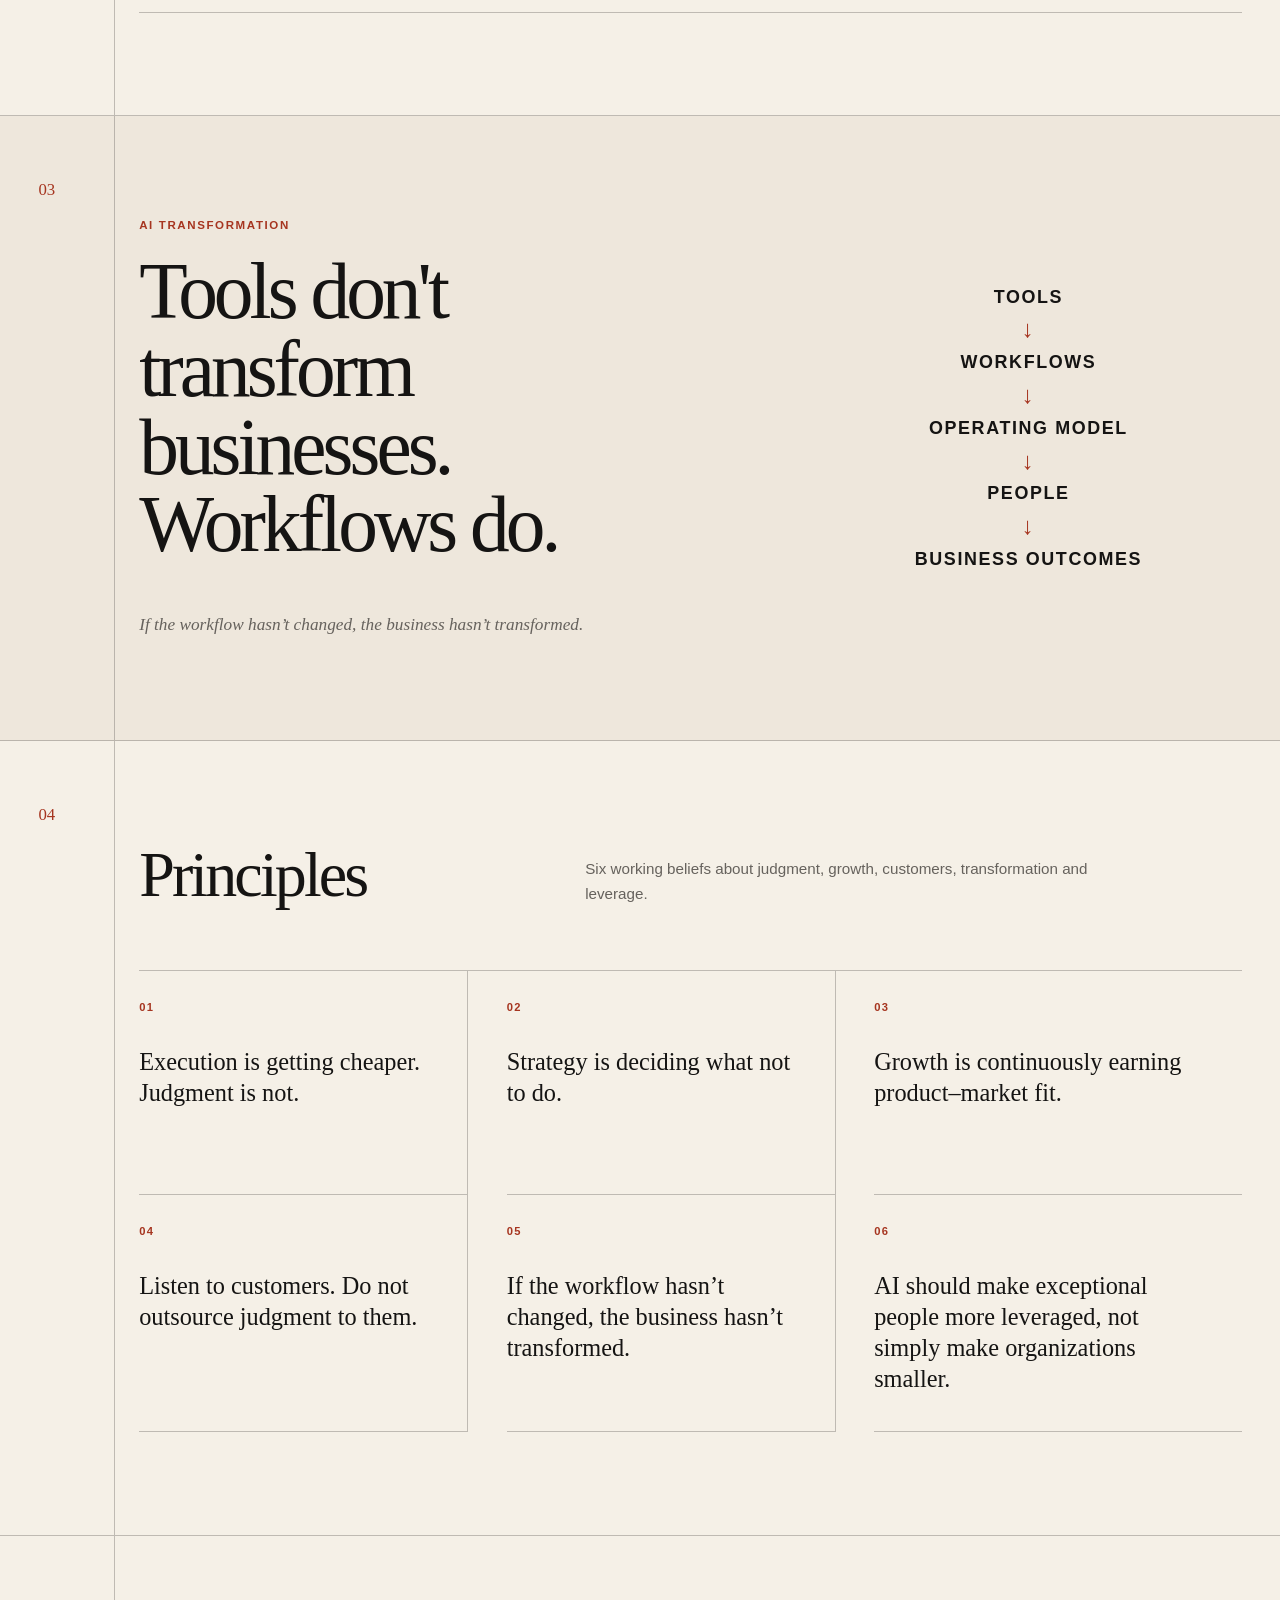
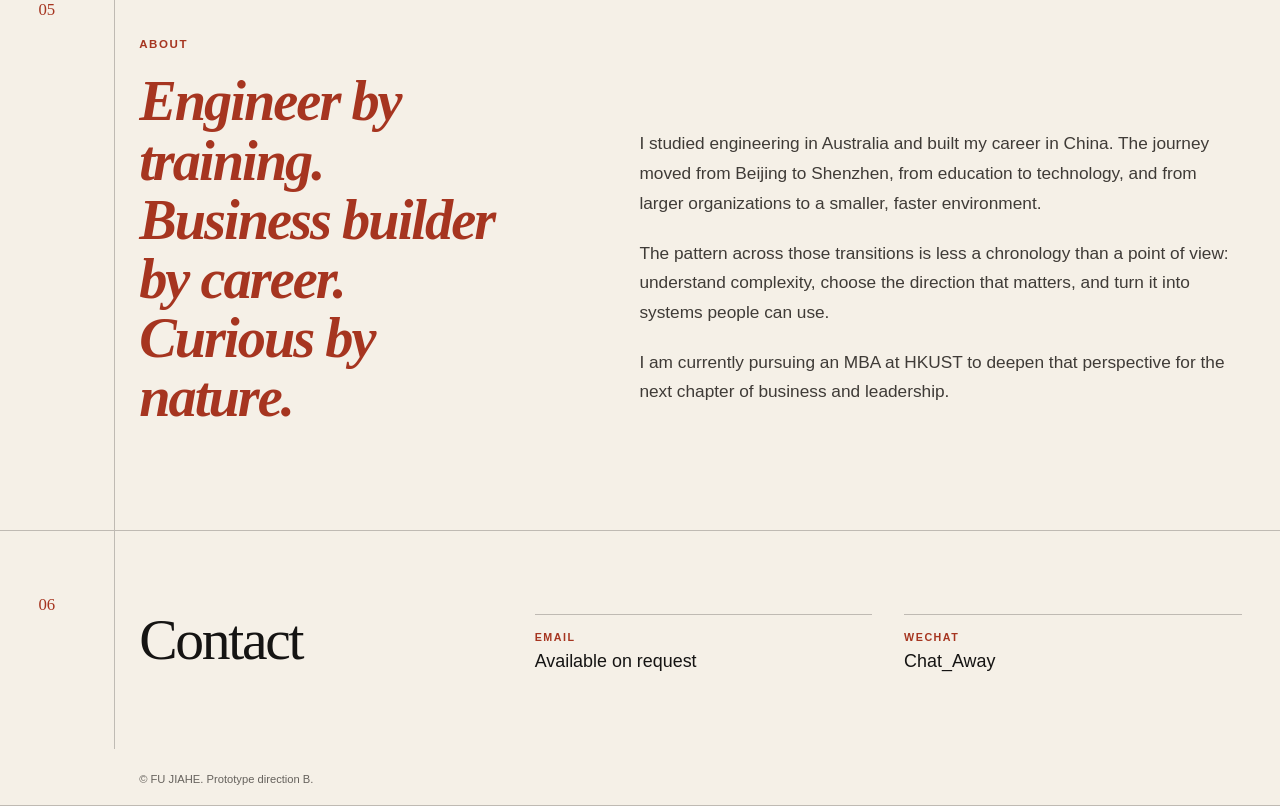
<file: prototypes/direction-b/index.html>
<!doctype html>
<html lang="en">
<head>
  <meta charset="utf-8">
  <meta name="viewport" content="width=device-width, initial-scale=1">
  <meta name="description" content="FU JIAHE — Building businesses for the AI era.">
  <title>FU JIAHE — Editorial Leader Direction</title>
  <style>
    :root {
      --paper: #f5f0e7;
      --paper-deep: #eee7dc;
      --ink: #151413;
      --rust: #a63520;
      --muted: #66625d;
      --line: rgba(21, 20, 19, 0.24);
      --max: 90rem;
      --edge: clamp(1.25rem, 3vw, 3.25rem);
      --rail: clamp(2.4rem, 6vw, 6.5rem);
    }

    * { box-sizing: border-box; }

    html {
      scroll-behavior: smooth;
      background: var(--paper);
    }

    body {
      margin: 0;
      color: var(--ink);
      background: var(--paper);
      font-family: Arial, Helvetica, sans-serif;
      -webkit-font-smoothing: antialiased;
      overflow-x: clip;
    }

    a { color: inherit; }
    img { display: block; max-width: 100%; }
    figure { margin: 0; }

    a:focus-visible {
      outline: 3px solid var(--rust);
      outline-offset: 4px;
    }

    .skip-link {
      position: fixed;
      z-index: 30;
      top: 0.75rem;
      left: 0.75rem;
      padding: 0.75rem 1rem;
      color: var(--paper);
      background: var(--ink);
      transform: translateY(-150%);
      transition: transform 160ms ease;
    }

    .skip-link:focus { transform: translateY(0); }

    .frame {
      width: min(100%, var(--max));
      margin-inline: auto;
      padding-inline: var(--edge);
    }

    .masthead {
      border-bottom: 1px solid var(--line);
    }

    .masthead-inner {
      min-height: 5rem;
      display: grid;
      grid-template-columns: var(--rail) 1fr auto;
      align-items: center;
      gap: 1.5rem;
    }

    .monogram,
    .wordmark {
      color: var(--rust);
      text-decoration: none;
      font-family: Georgia, "Times New Roman", serif;
      font-weight: 700;
    }

    .monogram { font-size: 1.35rem; }

    .wordmark {
      color: var(--ink);
      font-family: Arial, Helvetica, sans-serif;
      font-size: 0.72rem;
      letter-spacing: 0.15em;
      text-transform: uppercase;
    }

    nav ul {
      display: flex;
      align-items: center;
      gap: clamp(0.3rem, 2vw, 2rem);
      margin: 0;
      padding: 0;
      list-style: none;
    }

    nav a {
      display: inline-flex;
      min-height: 2.75rem;
      align-items: center;
      padding-inline: 0.25rem;
      color: var(--muted);
      text-decoration: none;
      font-size: 0.75rem;
    }

    nav a:hover { color: var(--rust); }

    .numbered-section {
      position: relative;
      border-bottom: 1px solid var(--line);
      scroll-margin-top: 1rem;
    }

    .section-grid {
      display: grid;
      grid-template-columns: var(--rail) minmax(0, 1fr);
      gap: 1.5rem;
    }

    .section-no {
      padding-top: clamp(2.2rem, 5vw, 5rem);
      border-right: 1px solid var(--line);
      color: var(--rust);
      font-family: Georgia, "Times New Roman", serif;
      font-size: 1.05rem;
      font-variant-numeric: oldstyle-nums;
    }

    .section-content { min-width: 0; }

    .hero-content {
      display: grid;
      grid-template-columns: minmax(0, 1.05fr) minmax(20rem, 0.95fr);
      min-height: 49rem;
    }

    .hero-copy {
      align-self: center;
      padding: clamp(4rem, 8vw, 8rem) clamp(2rem, 6vw, 7rem) clamp(4rem, 8vw, 7rem) clamp(1rem, 3.2vw, 3.25rem);
    }

    h1,
    h2,
    h3,
    .pullquote {
      font-family: Georgia, "Times New Roman", serif;
    }

    h1 {
      margin: 0;
      font-size: clamp(4rem, 8.7vw, 8.8rem);
      font-weight: 500;
      line-height: 0.88;
      letter-spacing: -0.055em;
    }

    .hero-kicker {
      margin: 1.6rem 0 0;
      font-family: Georgia, "Times New Roman", serif;
      font-size: clamp(1.8rem, 3.2vw, 3.25rem);
      line-height: 1.08;
    }

    .territory {
      margin: 2rem 0 0;
      color: var(--rust);
      font-size: 0.74rem;
      font-weight: 700;
      letter-spacing: 0.1em;
      line-height: 1.7;
      text-transform: uppercase;
    }

    .hero-statement {
      max-width: 35rem;
      margin: 2.3rem 0 0;
      padding: 1.6rem 0 0 1.5rem;
      border-top: 2px solid var(--rust);
      font-family: Georgia, "Times New Roman", serif;
      font-size: clamp(1.25rem, 1.8vw, 1.7rem);
      line-height: 1.4;
    }

    .hero-portrait {
      min-height: 100%;
      overflow: hidden;
      background: #c6c8cc;
    }

    .hero-portrait img {
      width: 100%;
      height: 100%;
      object-fit: cover;
      object-position: 50% 20%;
      filter: saturate(0.8) contrast(0.98);
      transform: scale(1.025);
    }

    .section-pad { padding-block: clamp(4.5rem, 8vw, 8rem); }

    .heading-row {
      display: grid;
      grid-template-columns: minmax(14rem, 0.72fr) minmax(0, 1.28fr);
      align-items: end;
      gap: clamp(2rem, 6vw, 7rem);
      margin-bottom: clamp(2.75rem, 5vw, 5rem);
    }

    .heading-row h2 {
      margin: 0;
      font-size: clamp(2.8rem, 5vw, 5.2rem);
      font-weight: 500;
      line-height: 0.97;
      letter-spacing: -0.045em;
    }

    .heading-row p {
      max-width: 32rem;
      margin: 0;
      color: var(--muted);
      font-size: 0.95rem;
      line-height: 1.65;
    }

    .work-list {
      margin: 0;
      padding: 0;
      border-top: 1px solid var(--line);
      list-style: none;
    }

    .work-entry {
      display: grid;
      grid-template-columns: 6.5rem minmax(14rem, 0.9fr) minmax(18rem, 1.1fr);
      gap: clamp(1rem, 4vw, 5rem);
      align-items: start;
      padding-block: clamp(2rem, 4vw, 3.5rem);
      border-bottom: 1px solid var(--line);
    }

    .case-no {
      color: var(--rust);
      font-family: Georgia, "Times New Roman", serif;
      font-size: clamp(3.5rem, 5.5vw, 6rem);
      line-height: 0.85;
    }

    .work-entry h3 {
      margin: 0;
      font-size: clamp(1.55rem, 2.5vw, 2.6rem);
      font-weight: 500;
      line-height: 1.08;
      letter-spacing: -0.025em;
    }

    .work-entry p {
      max-width: 40rem;
      margin: 0;
      color: #47433f;
      font-size: clamp(1rem, 1.25vw, 1.16rem);
      line-height: 1.65;
    }

    .transformation { background: var(--paper-deep); }

    .transformation-inner {
      display: grid;
      grid-template-columns: minmax(0, 1fr) minmax(18rem, 0.76fr);
      gap: clamp(3rem, 9vw, 10rem);
      align-items: center;
    }

    .transformation h2 {
      max-width: 12ch;
      margin: 1.4rem 0 0;
      font-size: clamp(3rem, 6.2vw, 6.4rem);
      font-weight: 500;
      line-height: 0.98;
      letter-spacing: -0.05em;
    }

    .eyebrow {
      margin: 0;
      color: var(--rust);
      font-size: 0.72rem;
      font-weight: 700;
      letter-spacing: 0.14em;
      text-transform: uppercase;
    }

    .system {
      margin: 0;
      padding: 0;
      list-style: none;
      text-align: center;
    }

    .system li {
      font-size: clamp(1rem, 1.4vw, 1.25rem);
      font-weight: 700;
      letter-spacing: 0.09em;
      text-transform: uppercase;
    }

    .system li:not(:last-child)::after {
      content: "↓";
      display: block;
      margin-block: 0.55rem;
      color: var(--rust);
      font-family: Georgia, "Times New Roman", serif;
      font-size: 1.5rem;
      font-weight: 400;
    }

    .supporting {
      margin: 3rem 0 0;
      color: var(--muted);
      font-family: Georgia, "Times New Roman", serif;
      font-size: 1.08rem;
      font-style: italic;
      line-height: 1.5;
    }

    .principle-grid {
      display: grid;
      grid-template-columns: repeat(3, 1fr);
      margin: 0;
      padding: 0;
      border-top: 1px solid var(--line);
      list-style: none;
      counter-reset: principles;
    }

    .principle-grid li {
      min-height: 14rem;
      padding: 1.8rem clamp(1.5rem, 3vw, 3rem) 2.3rem 0;
      border-bottom: 1px solid var(--line);
      counter-increment: principles;
      font-family: Georgia, "Times New Roman", serif;
      font-size: clamp(1.2rem, 1.9vw, 1.8rem);
      line-height: 1.28;
    }

    .principle-grid li::before {
      content: "0" counter(principles);
      display: block;
      margin-bottom: 2rem;
      color: var(--rust);
      font-family: Arial, Helvetica, sans-serif;
      font-size: 0.7rem;
      font-weight: 700;
      letter-spacing: 0.12em;
    }

    .principle-grid li:not(:nth-child(3n)) {
      margin-right: clamp(1.5rem, 3vw, 3rem);
      border-right: 1px solid var(--line);
    }

    .about-inner {
      display: grid;
      grid-template-columns: minmax(18rem, 0.78fr) minmax(0, 1.22fr);
      gap: clamp(3rem, 9vw, 10rem);
    }

    .pullquote {
      margin: 1.4rem 0 0;
      color: var(--rust);
      font-size: clamp(2.3rem, 4.4vw, 4.6rem);
      font-style: italic;
      line-height: 1.05;
      letter-spacing: -0.035em;
    }

    .about-copy {
      align-self: end;
      color: #3f3b37;
      font-size: clamp(1rem, 1.35vw, 1.2rem);
      line-height: 1.72;
    }

    .about-copy p { margin: 0 0 1.25rem; }

    footer .section-content { padding-block: clamp(3.5rem, 6vw, 6rem); }

    .contact-line {
      display: grid;
      grid-template-columns: minmax(14rem, 0.7fr) repeat(2, minmax(12rem, 0.65fr));
      gap: 2rem;
      align-items: end;
    }

    .contact-line h2 {
      margin: 0;
      font-size: clamp(2.6rem, 4.5vw, 4.8rem);
      font-weight: 500;
      letter-spacing: -0.04em;
    }

    .contact-line div {
      padding-top: 1rem;
      border-top: 1px solid var(--line);
    }

    .contact-line span {
      display: block;
      margin-bottom: 0.5rem;
      color: var(--rust);
      font-size: 0.67rem;
      font-weight: 700;
      letter-spacing: 0.14em;
      text-transform: uppercase;
    }

    .contact-line p { margin: 0; font-size: 1.12rem; }

    .legal {
      grid-column: 2;
      padding-bottom: 1.25rem;
      color: var(--muted);
      font-size: 0.7rem;
    }

    @media (prefers-reduced-motion: no-preference) {
      .hero-copy > *, .hero-portrait {
        animation: editorial-in 700ms both cubic-bezier(0.2, 0.65, 0.2, 1);
      }
      .hero-copy > :nth-child(2) { animation-delay: 70ms; }
      .hero-copy > :nth-child(3) { animation-delay: 140ms; }
      .hero-copy > :nth-child(4) { animation-delay: 210ms; }
      .hero-portrait { animation-delay: 110ms; }
    }

    @keyframes editorial-in {
      from { opacity: 0; transform: translateY(0.85rem); }
      to { opacity: 1; transform: translateY(0); }
    }

    @media (max-width: 900px) {
      .hero-content { grid-template-columns: 1fr; }
      .hero-portrait { min-height: 36rem; }
      .heading-row { grid-template-columns: 1fr; gap: 1.5rem; }
      .work-entry { grid-template-columns: 5rem 1fr; }
      .work-entry p { grid-column: 2; }
      .transformation-inner, .about-inner { grid-template-columns: 1fr; }
      .system { text-align: left; }
      .principle-grid { grid-template-columns: repeat(2, 1fr); }
      .principle-grid li:not(:nth-child(3n)) { margin-right: 0; border-right: 0; }
      .principle-grid li:nth-child(odd) { margin-right: 2rem; border-right: 1px solid var(--line); }
      .contact-line { grid-template-columns: 1fr 1fr; }
      .contact-line h2 { grid-column: 1 / -1; }
    }

    @media (max-width: 620px) {
      .masthead-inner { grid-template-columns: 2.4rem 1fr; align-items: start; padding-block: 0.75rem; }
      .wordmark { min-height: 2.75rem; display: inline-flex; align-items: center; }
      nav { grid-column: 1 / -1; }
      nav ul { justify-content: space-between; gap: 0; }
      nav a { font-size: 0.7rem; }
      .section-grid { grid-template-columns: 2.4rem minmax(0, 1fr); gap: 1rem; }
      .section-no { font-size: 0.82rem; }
      .hero-copy { padding: 4rem 0 3.5rem; }
      h1 { font-size: clamp(3.8rem, 19vw, 5.2rem); }
      .hero-kicker { font-size: 2rem; }
      .hero-portrait { min-height: 28rem; margin-right: calc(var(--edge) * -1); }
      .section-pad { padding-block: 4rem; }
      .work-entry { grid-template-columns: 1fr; gap: 0.9rem; }
      .work-entry p { grid-column: auto; }
      .principle-grid { grid-template-columns: 1fr; }
      .principle-grid li { min-height: auto; padding-block: 1.6rem; }
      .principle-grid li:nth-child(odd) { margin-right: 0; border-right: 0; }
      .principle-grid li::before { margin-bottom: 1.2rem; }
      .contact-line { grid-template-columns: 1fr; }
      .contact-line h2 { grid-column: auto; }
      .legal { grid-column: 2; }
    }

    @media (prefers-reduced-motion: reduce) {
      html { scroll-behavior: auto; }
      *, *::before, *::after { animation: none !important; transition: none !important; }
    }
  </style>
</head>
<body>
  <a class="skip-link" href="#main">Skip to main content</a>

  <header class="masthead">
    <div class="frame masthead-inner">
      <a class="monogram" href="#top" aria-label="FU JIAHE, back to top">FJ</a>
      <a class="wordmark" href="#top">FU JIAHE / Business Builder</a>
      <nav aria-label="Primary navigation">
        <ul>
          <li><a href="#work">Work</a></li>
          <li><a href="#transformation">AI Transformation</a></li>
          <li><a href="#principles">Principles</a></li>
          <li><a href="#about">About</a></li>
          <li><a href="#contact">Contact</a></li>
        </ul>
      </nav>
    </div>
  </header>

  <main id="main">
    <section class="numbered-section" id="top" aria-labelledby="hero-title">
      <div class="frame section-grid">
        <div class="section-no" aria-hidden="true">01</div>
        <div class="section-content hero-content">
          <div class="hero-copy">
            <h1 id="hero-title">FU JIAHE</h1>
            <p class="hero-kicker">Building businesses for the AI era.</p>
            <p class="territory">Strategy &nbsp;·&nbsp; AI Transformation &nbsp;·&nbsp; Enterprise Growth</p>
            <p class="hero-statement">“I turn emerging opportunities into business systems — shaping direction, building mechanisms and leading teams to results.”</p>
          </div>
          <figure class="hero-portrait">
            <img src="../assets/portrait.jpg" alt="Portrait of Fu Jiahe" width="2079" height="2952">
          </figure>
        </div>
      </div>
    </section>

    <section class="numbered-section" id="work" aria-labelledby="work-title">
      <div class="frame section-grid">
        <div class="section-no" aria-hidden="true">02</div>
        <div class="section-content section-pad">
          <header class="heading-row">
            <h2 id="work-title">Selected Work</h2>
            <p>Leadership cases in shaping direction, connecting signals and building mechanisms that can scale.</p>
          </header>
          <ol class="work-list">
            <li class="work-entry">
              <span class="case-no" aria-hidden="true">01</span>
              <h3>Reframing an Enterprise Growth Model</h3>
              <p>Rethinking segmentation, qualification and product paths to build a more scalable commercial system.</p>
            </li>
            <li class="work-entry">
              <span class="case-no" aria-hidden="true">02</span>
              <h3>Building a Customer Growth Decision System</h3>
              <p>Connecting customer behavior, commercial outcomes and product signals to reshape renewal and expansion decisions.</p>
            </li>
            <li class="work-entry">
              <span class="case-no" aria-hidden="true">03</span>
              <h3>Turning Market Intelligence into Business Direction</h3>
              <p>Translating fragmented market, competitive and operating signals into decisions leadership teams can act on.</p>
            </li>
          </ol>
        </div>
      </div>
    </section>

    <section class="numbered-section transformation" id="transformation" aria-labelledby="transformation-title">
      <div class="frame section-grid">
        <div class="section-no" aria-hidden="true">03</div>
        <div class="section-content section-pad transformation-inner">
          <div>
            <p class="eyebrow">AI Transformation</p>
            <h2 id="transformation-title">Tools don't transform businesses. Workflows do.</h2>
            <p class="supporting">If the workflow hasn’t changed, the business hasn’t transformed.</p>
          </div>
          <ol class="system" aria-label="AI transformation hierarchy">
            <li>Tools</li>
            <li>Workflows</li>
            <li>Operating Model</li>
            <li>People</li>
            <li>Business Outcomes</li>
          </ol>
        </div>
      </div>
    </section>

    <section class="numbered-section" id="principles" aria-labelledby="principles-title">
      <div class="frame section-grid">
        <div class="section-no" aria-hidden="true">04</div>
        <div class="section-content section-pad">
          <header class="heading-row">
            <h2 id="principles-title">Principles</h2>
            <p>Six working beliefs about judgment, growth, customers, transformation and leverage.</p>
          </header>
          <ol class="principle-grid">
            <li>Execution is getting cheaper. Judgment is not.</li>
            <li>Strategy is deciding what not to do.</li>
            <li>Growth is continuously earning product–market fit.</li>
            <li>Listen to customers. Do not outsource judgment to them.</li>
            <li>If the workflow hasn’t changed, the business hasn’t transformed.</li>
            <li>AI should make exceptional people more leveraged, not simply make organizations smaller.</li>
          </ol>
        </div>
      </div>
    </section>

    <section class="numbered-section" id="about" aria-labelledby="about-title">
      <div class="frame section-grid">
        <div class="section-no" aria-hidden="true">05</div>
        <div class="section-content section-pad about-inner">
          <div>
            <p class="eyebrow">About</p>
            <h2 class="pullquote" id="about-title">Engineer by training.<br>Business builder by career.<br>Curious by nature.</h2>
          </div>
          <div class="about-copy">
            <p>I studied engineering in Australia and built my career in China. The journey moved from Beijing to Shenzhen, from education to technology, and from larger organizations to a smaller, faster environment.</p>
            <p>The pattern across those transitions is less a chronology than a point of view: understand complexity, choose the direction that matters, and turn it into systems people can use.</p>
            <p>I am currently pursuing an MBA at HKUST to deepen that perspective for the next chapter of business and leadership.</p>
          </div>
        </div>
      </div>
    </section>
  </main>

  <footer class="numbered-section" id="contact">
    <div class="frame section-grid">
      <div class="section-no" aria-hidden="true">06</div>
      <div class="section-content">
        <div class="contact-line">
          <h2>Contact</h2>
          <div><span>Email</span><p>Available on request</p></div>
          <div><span>WeChat</span><p>Chat_Away</p></div>
        </div>
      </div>
      <div class="legal">© FU JIAHE. Prototype direction B.</div>
    </div>
  </footer>
</body>
</html>
</file>
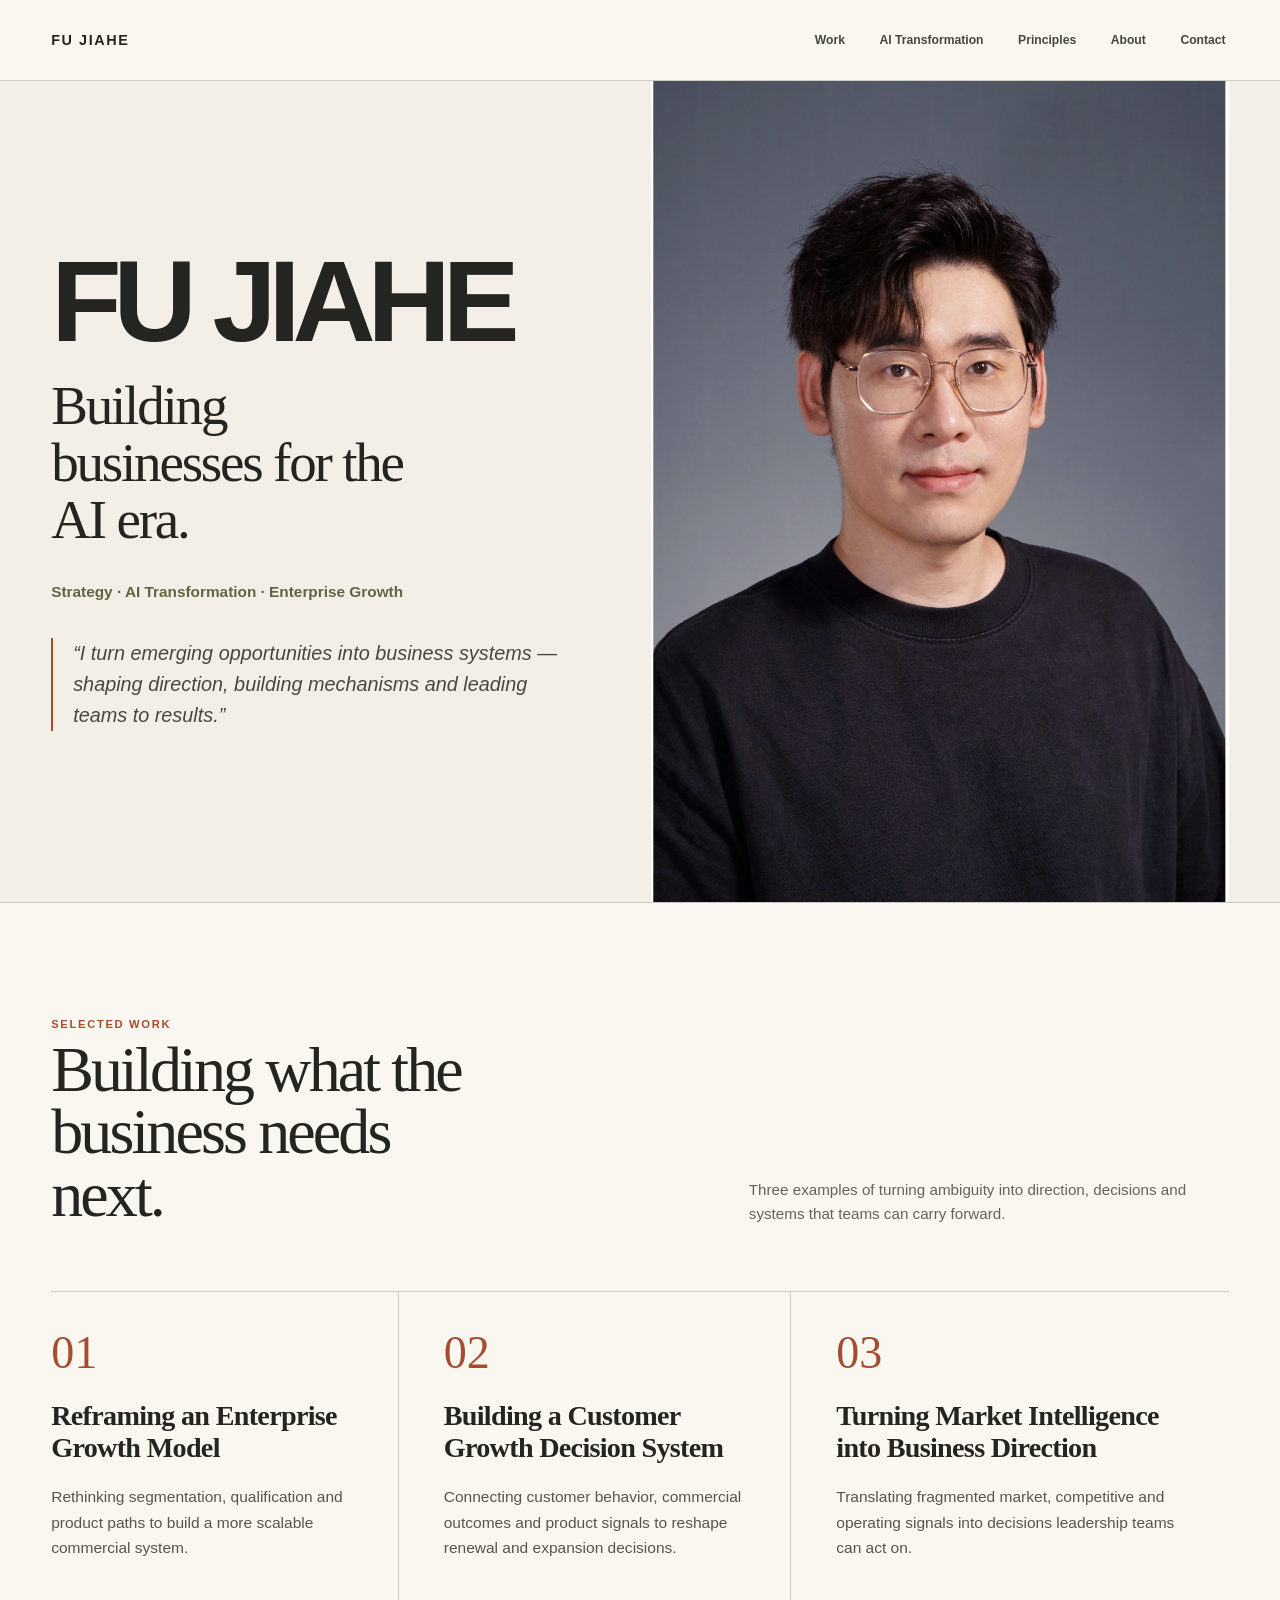
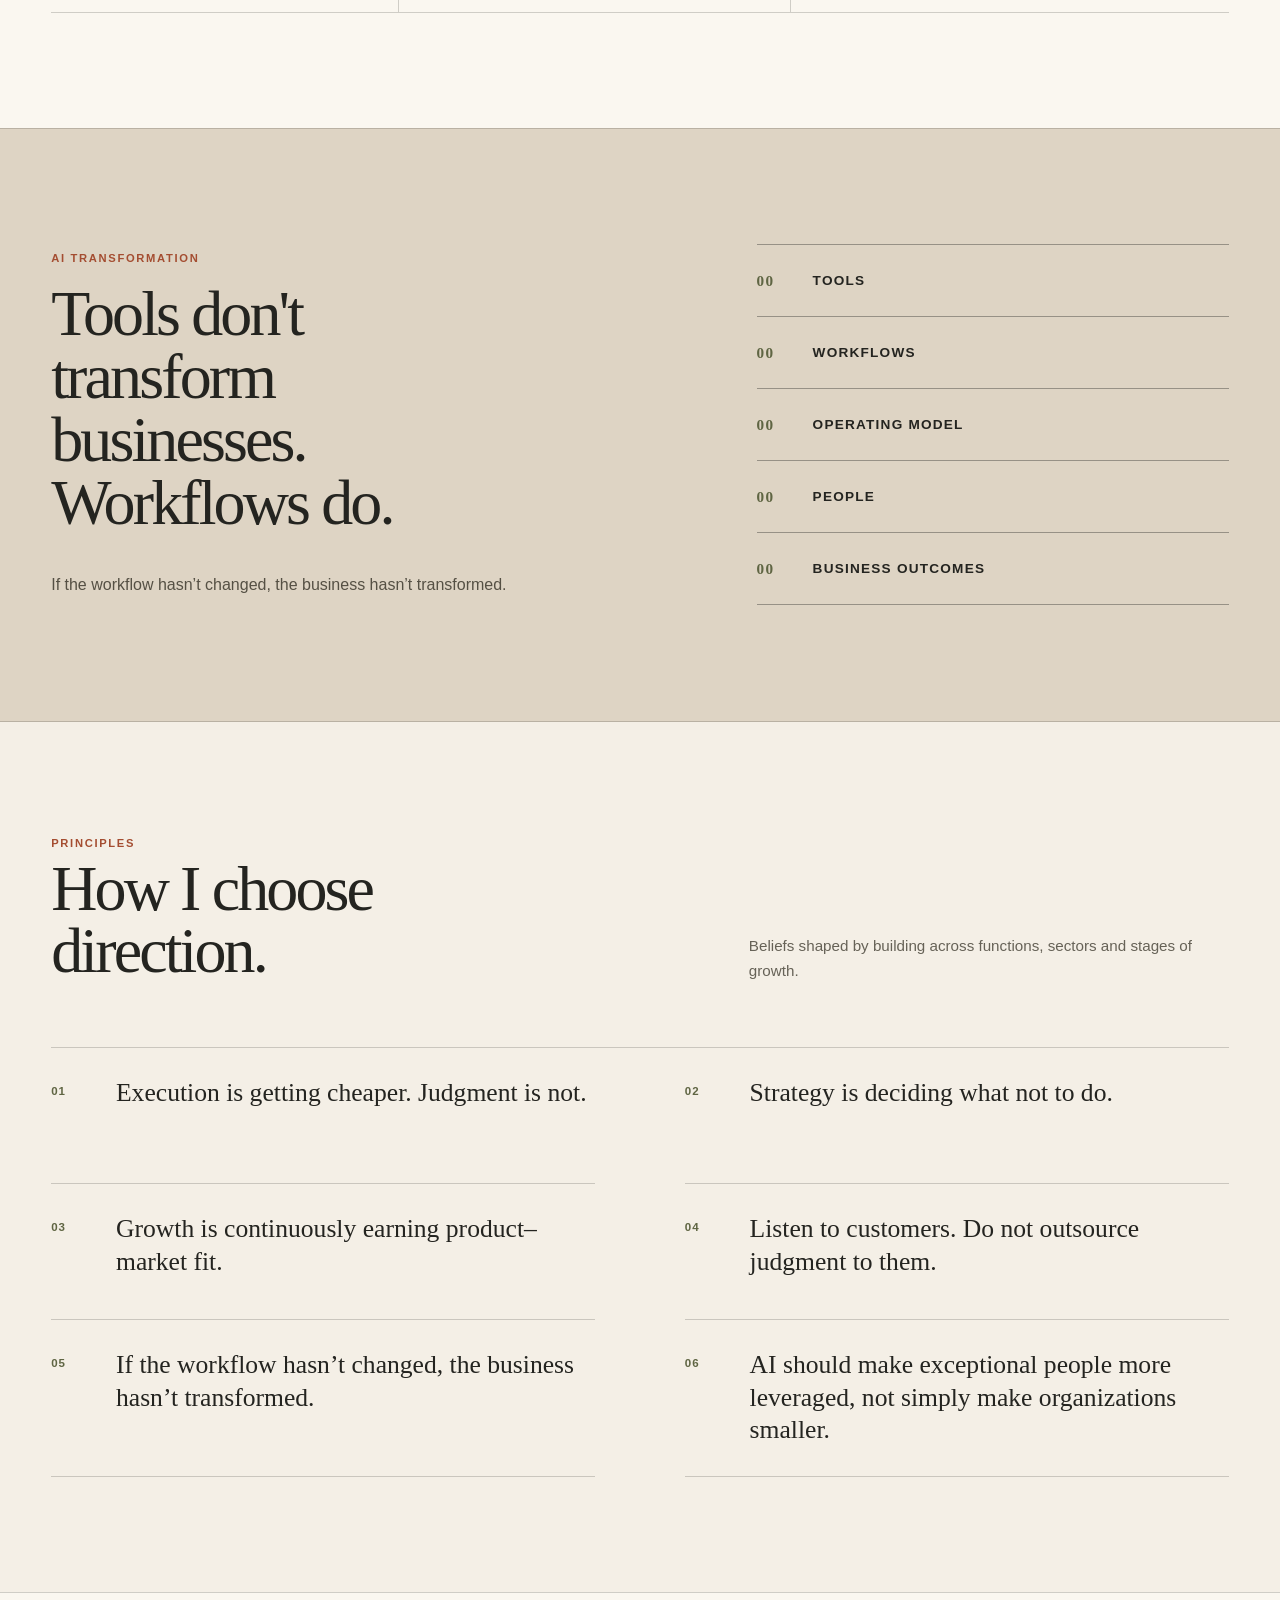
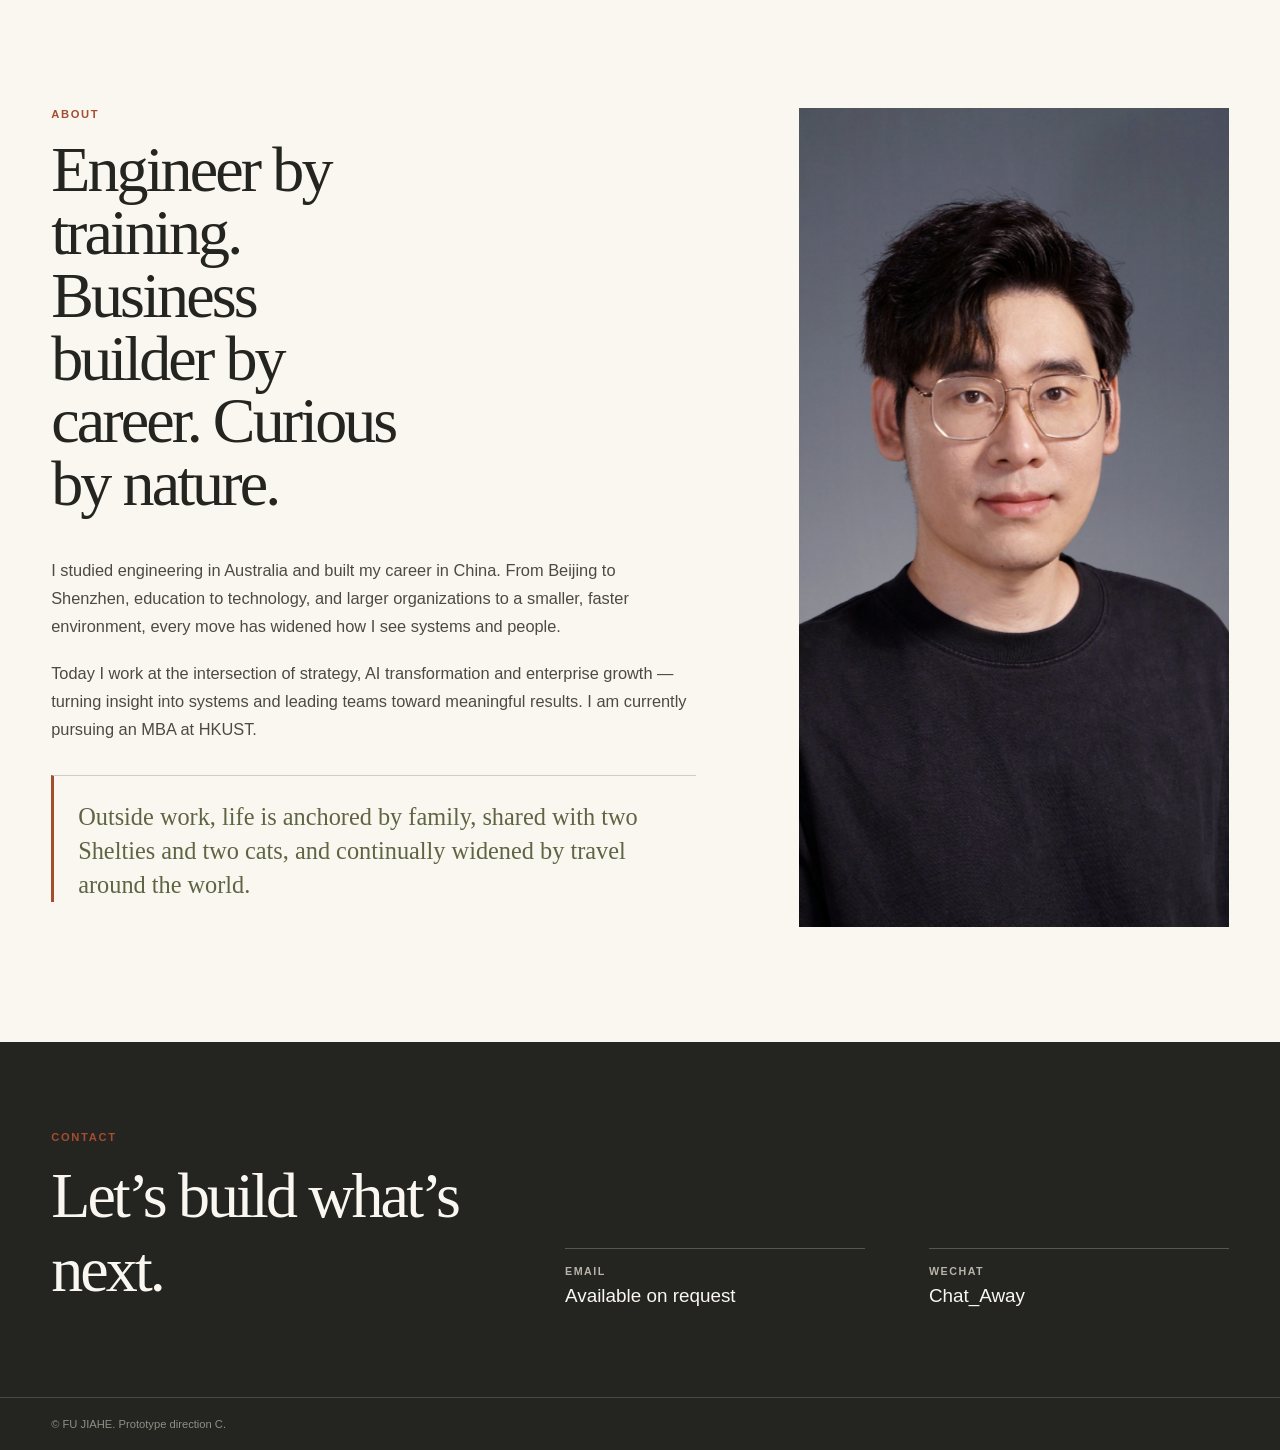
<file: prototypes/direction-c/index.html>
<!doctype html>
<html lang="en">
<head>
  <meta charset="utf-8">
  <meta name="viewport" content="width=device-width, initial-scale=1">
  <meta name="description" content="FU JIAHE — Building businesses for the AI era.">
  <title>FU JIAHE — Human Business Builder Direction</title>
  <style>
    :root {
      --cream: #f4efe6;
      --cream-light: #faf7f0;
      --stone: #ded4c4;
      --charcoal: #242420;
      --olive: #5f6543;
      --terracotta: #a44d31;
      --muted: #666257;
      --line: rgba(36, 36, 32, 0.2);
      --max: 86rem;
      --pad: clamp(1.25rem, 4vw, 4.5rem);
    }

    * { box-sizing: border-box; }

    html {
      scroll-behavior: smooth;
      background: var(--cream);
    }

    body {
      margin: 0;
      color: var(--charcoal);
      background: var(--cream-light);
      font-family: -apple-system, BlinkMacSystemFont, "Segoe UI", Helvetica, Arial, sans-serif;
      -webkit-font-smoothing: antialiased;
      overflow-x: clip;
    }

    a { color: inherit; }
    img { display: block; max-width: 100%; }
    figure { margin: 0; }

    a:focus-visible {
      outline: 3px solid var(--terracotta);
      outline-offset: 4px;
    }

    .skip-link {
      position: fixed;
      z-index: 30;
      top: 0.75rem;
      left: 0.75rem;
      padding: 0.75rem 1rem;
      color: var(--cream-light);
      background: var(--charcoal);
      transform: translateY(-150%);
      transition: transform 160ms ease;
    }

    .skip-link:focus { transform: translateY(0); }

    .shell {
      width: min(100%, var(--max));
      margin-inline: auto;
      padding-inline: var(--pad);
    }

    .masthead {
      position: relative;
      z-index: 5;
      background: var(--cream-light);
      border-bottom: 1px solid var(--line);
    }

    .masthead-inner {
      min-height: 5rem;
      display: flex;
      align-items: center;
      justify-content: space-between;
      gap: 2rem;
    }

    .wordmark {
      color: var(--charcoal);
      text-decoration: none;
      font-size: 0.9rem;
      font-weight: 750;
      letter-spacing: 0.11em;
    }

    nav ul {
      display: flex;
      align-items: center;
      gap: clamp(0.35rem, 2.2vw, 2.3rem);
      margin: 0;
      padding: 0;
      list-style: none;
    }

    nav a {
      display: inline-flex;
      align-items: center;
      min-height: 2.75rem;
      padding-inline: 0.2rem;
      color: #45463f;
      text-decoration: none;
      font-size: 0.76rem;
      font-weight: 570;
    }

    nav a:hover { color: var(--terracotta); }

    section { scroll-margin-top: 1rem; }

    .hero {
      background: var(--cream);
      border-bottom: 1px solid var(--line);
    }

    .hero-grid {
      min-height: calc(100svh - 5rem);
      display: grid;
      grid-template-columns: minmax(0, 0.95fr) minmax(24rem, 1.05fr);
      align-items: stretch;
      gap: clamp(2rem, 6vw, 6rem);
    }

    .hero-copy {
      align-self: center;
      padding-block: clamp(5rem, 9vw, 8.5rem);
    }

    h1,
    h2,
    h3,
    .display {
      font-family: Georgia, "Times New Roman", serif;
    }

    h1 {
      margin: 0;
      font-family: -apple-system, BlinkMacSystemFont, "Segoe UI", Helvetica, Arial, sans-serif;
      font-size: clamp(4.4rem, 9vw, 8.8rem);
      font-weight: 730;
      line-height: 0.86;
      letter-spacing: -0.07em;
    }

    .hero-kicker {
      max-width: 13ch;
      margin: 1.7rem 0 0;
      font-family: Georgia, "Times New Roman", serif;
      font-size: clamp(2.25rem, 4.3vw, 4.5rem);
      line-height: 1.03;
      letter-spacing: -0.04em;
    }

    .territory {
      margin: 2rem 0 0;
      color: var(--olive);
      font-size: clamp(0.85rem, 1.2vw, 1.02rem);
      font-weight: 700;
      line-height: 1.6;
    }

    .hero-statement {
      max-width: 35rem;
      margin: 2.1rem 0 0;
      padding-left: 1.25rem;
      border-left: 2px solid var(--terracotta);
      color: #49473f;
      font-size: clamp(1.05rem, 1.55vw, 1.35rem);
      font-style: italic;
      line-height: 1.55;
    }

    .portrait-wrap {
      align-self: stretch;
      min-height: 42rem;
      overflow: hidden;
      background: #c8c5bf;
    }

    .portrait-wrap img {
      width: 100%;
      height: 100%;
      object-fit: cover;
      object-position: 50% 18%;
      filter: saturate(0.9) sepia(0.06);
      transform: scale(1.025);
    }

    .section-pad { padding-block: clamp(5rem, 9vw, 8.5rem); }

    .section-heading {
      display: flex;
      align-items: end;
      justify-content: space-between;
      gap: 2rem;
      margin-bottom: clamp(3rem, 5vw, 5rem);
    }

    .section-heading h2,
    .transformation h2,
    .about h2 {
      max-width: 14ch;
      margin: 0;
      font-size: clamp(2.8rem, 5vw, 5.3rem);
      font-weight: 500;
      line-height: 0.98;
      letter-spacing: -0.045em;
    }

    .eyebrow {
      margin: 0 0 0.55rem;
      color: var(--terracotta);
      font-size: 0.7rem;
      font-weight: 750;
      letter-spacing: 0.15em;
      text-transform: uppercase;
    }

    .section-intro {
      max-width: 30rem;
      margin: 0;
      color: var(--muted);
      font-size: 0.95rem;
      line-height: 1.6;
    }

    .work { background: var(--cream-light); }

    .work-grid {
      display: grid;
      grid-template-columns: repeat(3, 1fr);
      margin: 0;
      padding: 0;
      border-top: 1px solid var(--line);
      border-bottom: 1px solid var(--line);
      list-style: none;
    }

    .work-grid li {
      min-width: 0;
      padding: clamp(2rem, 3vw, 3.2rem) clamp(1.5rem, 3.5vw, 3.75rem) clamp(2.5rem, 4vw, 4rem) 0;
    }

    .work-grid li:not(:last-child) {
      margin-right: clamp(1.5rem, 3.5vw, 3.75rem);
      border-right: 1px solid var(--line);
    }

    .work-no {
      display: block;
      margin-bottom: 1.5rem;
      color: var(--terracotta);
      font-family: Georgia, "Times New Roman", serif;
      font-size: clamp(2.3rem, 3.6vw, 3.9rem);
      line-height: 1;
    }

    .work-grid h3 {
      margin: 0;
      font-size: clamp(1.45rem, 2.2vw, 2.2rem);
      font-weight: 600;
      line-height: 1.12;
      letter-spacing: -0.025em;
    }

    .work-grid p {
      margin: 1.3rem 0 0;
      color: #57544c;
      font-size: 0.97rem;
      line-height: 1.65;
    }

    .transformation {
      background: var(--stone);
      border-block: 1px solid var(--line);
    }

    .transformation-grid {
      display: grid;
      grid-template-columns: minmax(0, 1fr) minmax(21rem, 0.8fr);
      gap: clamp(4rem, 9vw, 9rem);
      align-items: center;
    }

    .transformation h2 { margin-top: 1.2rem; }

    .system {
      margin: 0;
      padding: 0;
      border-top: 1px solid rgba(36, 36, 32, 0.38);
      list-style: none;
    }

    .system li {
      display: grid;
      grid-template-columns: 2.5rem 1fr;
      gap: 1rem;
      align-items: center;
      min-height: 4.5rem;
      border-bottom: 1px solid rgba(36, 36, 32, 0.38);
      font-size: 0.85rem;
      font-weight: 750;
      letter-spacing: 0.09em;
      text-transform: uppercase;
    }

    .system li::before {
      content: "0" counter(list-item);
      color: var(--olive);
      font-family: Georgia, "Times New Roman", serif;
      font-size: 0.95rem;
    }

    .supporting {
      max-width: 34rem;
      margin: 2.4rem 0 0;
      color: #555044;
      font-size: 1rem;
      line-height: 1.55;
    }

    .principles { background: var(--cream); }

    .principles-flow {
      display: grid;
      grid-template-columns: repeat(2, 1fr);
      column-gap: clamp(2rem, 7vw, 7.5rem);
      margin: 0;
      padding: 0;
      border-top: 1px solid var(--line);
      list-style: none;
      counter-reset: beliefs;
    }

    .principles-flow li {
      display: grid;
      grid-template-columns: 2.8rem 1fr;
      gap: 1.25rem;
      min-height: 8.5rem;
      align-items: start;
      padding-block: 1.8rem;
      border-bottom: 1px solid var(--line);
      counter-increment: beliefs;
      font-family: Georgia, "Times New Roman", serif;
      font-size: clamp(1.25rem, 2vw, 1.85rem);
      line-height: 1.28;
    }

    .principles-flow li::before {
      content: "0" counter(beliefs);
      color: var(--olive);
      font-family: -apple-system, BlinkMacSystemFont, "Segoe UI", Helvetica, Arial, sans-serif;
      font-size: 0.72rem;
      font-weight: 750;
      letter-spacing: 0.08em;
      padding-top: 0.45rem;
    }

    .about {
      background: var(--cream-light);
      border-top: 1px solid var(--line);
    }

    .about-grid {
      display: grid;
      grid-template-columns: minmax(0, 1.08fr) minmax(20rem, 0.72fr);
      gap: clamp(3rem, 8vw, 8rem);
      align-items: stretch;
    }

    .about-copy { align-self: center; }
    .about h2 { max-width: 11ch; margin-top: 1.2rem; }

    .about-story {
      max-width: 43rem;
      margin-top: 2.5rem;
      color: #4d4a42;
      font-size: clamp(1rem, 1.28vw, 1.16rem);
      line-height: 1.72;
    }

    .about-story p { margin: 0 0 1.15rem; }

    .personal-note {
      margin-top: 2rem;
      padding: 1.5rem 0 0 1.5rem;
      border-top: 1px solid var(--line);
      border-left: 3px solid var(--terracotta);
      color: var(--olive);
      font-family: Georgia, "Times New Roman", serif;
      font-size: clamp(1.2rem, 1.9vw, 1.7rem);
      line-height: 1.4;
    }

    .about-portrait {
      min-height: 39rem;
      overflow: hidden;
      background: #cac7c0;
    }

    .about-portrait img {
      width: 100%;
      height: 100%;
      object-fit: cover;
      object-position: 50% 18%;
      filter: saturate(0.87) sepia(0.08);
      transform: scale(1.025);
    }

    footer {
      color: var(--cream-light);
      background: var(--charcoal);
    }

    .contact-grid {
      display: grid;
      grid-template-columns: 1.2fr 0.8fr 0.8fr;
      gap: clamp(2rem, 5vw, 5rem);
      align-items: end;
      padding-block: clamp(4rem, 7vw, 6.5rem);
    }

    .contact-grid h2 {
      margin: 1rem 0 0;
      font-size: clamp(2.8rem, 5vw, 5rem);
      font-weight: 500;
      letter-spacing: -0.045em;
    }

    .contact-item {
      padding-top: 1rem;
      border-top: 1px solid rgba(250, 247, 240, 0.24);
    }

    .contact-item span {
      display: block;
      margin-bottom: 0.55rem;
      color: #b7b3a8;
      font-size: 0.67rem;
      font-weight: 700;
      letter-spacing: 0.14em;
      text-transform: uppercase;
    }

    .contact-item p { margin: 0; font-size: 1.18rem; }

    .legal {
      padding-block: 1.25rem;
      border-top: 1px solid rgba(250, 247, 240, 0.18);
      color: #918e85;
      font-size: 0.7rem;
    }

    @media (prefers-reduced-motion: no-preference) {
      .hero-copy > *, .portrait-wrap {
        animation: warm-in 680ms both cubic-bezier(0.2, 0.65, 0.2, 1);
      }
      .hero-copy > :nth-child(2) { animation-delay: 70ms; }
      .hero-copy > :nth-child(3) { animation-delay: 140ms; }
      .hero-copy > :nth-child(4) { animation-delay: 210ms; }
      .portrait-wrap { animation-delay: 100ms; }
    }

    @keyframes warm-in {
      from { opacity: 0; transform: translateY(1rem); }
      to { opacity: 1; transform: translateY(0); }
    }

    @media (max-width: 900px) {
      .hero-grid { grid-template-columns: 1fr; gap: 0; min-height: auto; }
      .hero-copy { padding-block: 5rem 4rem; }
      .portrait-wrap { min-height: 36rem; margin-inline: calc(var(--pad) * -1); }
      .work-grid { grid-template-columns: 1fr; }
      .work-grid li { padding-right: 0; }
      .work-grid li:not(:last-child) { margin-right: 0; border-right: 0; border-bottom: 1px solid var(--line); }
      .transformation-grid, .about-grid { grid-template-columns: 1fr; }
      .principles-flow { column-gap: 3rem; }
      .about-portrait { min-height: 35rem; }
      .contact-grid { grid-template-columns: 1fr 1fr; }
      .contact-grid > :first-child { grid-column: 1 / -1; }
    }

    @media (max-width: 600px) {
      .masthead-inner { display: block; padding-block: 0.75rem; }
      .wordmark { display: inline-flex; min-height: 2.75rem; align-items: center; }
      nav ul { justify-content: space-between; gap: 0.15rem; }
      nav a { font-size: 0.68rem; padding-inline: 0.1rem; }
      h1 { font-size: clamp(4rem, 21vw, 5.6rem); }
      .hero-kicker { font-size: 2.35rem; }
      .portrait-wrap { min-height: 29rem; }
      .section-heading { display: block; }
      .section-heading .section-intro { margin-top: 1.5rem; }
      .principles-flow { grid-template-columns: 1fr; }
      .principles-flow li { min-height: auto; }
      .about-portrait { min-height: 30rem; }
      .contact-grid { grid-template-columns: 1fr; gap: 2.5rem; }
      .contact-grid > :first-child { grid-column: auto; }
    }

    @media (prefers-reduced-motion: reduce) {
      html { scroll-behavior: auto; }
      *, *::before, *::after { animation: none !important; transition: none !important; }
    }
  </style>
</head>
<body>
  <a class="skip-link" href="#main">Skip to main content</a>

  <header class="masthead">
    <div class="shell masthead-inner">
      <a class="wordmark" href="#top" aria-label="FU JIAHE, back to top">FU JIAHE</a>
      <nav aria-label="Primary navigation">
        <ul>
          <li><a href="#work">Work</a></li>
          <li><a href="#transformation">AI Transformation</a></li>
          <li><a href="#principles">Principles</a></li>
          <li><a href="#about">About</a></li>
          <li><a href="#contact">Contact</a></li>
        </ul>
      </nav>
    </div>
  </header>

  <main id="main">
    <section class="hero" id="top" aria-labelledby="hero-title">
      <div class="shell hero-grid">
        <div class="hero-copy">
          <h1 id="hero-title">FU JIAHE</h1>
          <p class="hero-kicker">Building businesses for the AI era.</p>
          <p class="territory">Strategy · AI Transformation · Enterprise Growth</p>
          <p class="hero-statement">“I turn emerging opportunities into business systems — shaping direction, building mechanisms and leading teams to results.”</p>
        </div>
        <figure class="portrait-wrap">
          <img src="../assets/portrait.jpg" alt="Portrait of Fu Jiahe" width="2079" height="2952">
        </figure>
      </div>
    </section>

    <section class="work section-pad" id="work" aria-labelledby="work-title">
      <div class="shell">
        <header class="section-heading">
          <div>
            <p class="eyebrow">Selected Work</p>
            <h2 id="work-title">Building what the business needs next.</h2>
          </div>
          <p class="section-intro">Three examples of turning ambiguity into direction, decisions and systems that teams can carry forward.</p>
        </header>
        <ol class="work-grid">
          <li>
            <span class="work-no" aria-hidden="true">01</span>
            <h3>Reframing an Enterprise Growth Model</h3>
            <p>Rethinking segmentation, qualification and product paths to build a more scalable commercial system.</p>
          </li>
          <li>
            <span class="work-no" aria-hidden="true">02</span>
            <h3>Building a Customer Growth Decision System</h3>
            <p>Connecting customer behavior, commercial outcomes and product signals to reshape renewal and expansion decisions.</p>
          </li>
          <li>
            <span class="work-no" aria-hidden="true">03</span>
            <h3>Turning Market Intelligence into Business Direction</h3>
            <p>Translating fragmented market, competitive and operating signals into decisions leadership teams can act on.</p>
          </li>
        </ol>
      </div>
    </section>

    <section class="transformation section-pad" id="transformation" aria-labelledby="transformation-title">
      <div class="shell transformation-grid">
        <div>
          <p class="eyebrow">AI Transformation</p>
          <h2 id="transformation-title">Tools don't transform businesses. Workflows do.</h2>
          <p class="supporting">If the workflow hasn’t changed, the business hasn’t transformed.</p>
        </div>
        <ol class="system" aria-label="AI transformation hierarchy">
          <li>Tools</li>
          <li>Workflows</li>
          <li>Operating Model</li>
          <li>People</li>
          <li>Business Outcomes</li>
        </ol>
      </div>
    </section>

    <section class="principles section-pad" id="principles" aria-labelledby="principles-title">
      <div class="shell">
        <header class="section-heading">
          <div>
            <p class="eyebrow">Principles</p>
            <h2 id="principles-title">How I choose direction.</h2>
          </div>
          <p class="section-intro">Beliefs shaped by building across functions, sectors and stages of growth.</p>
        </header>
        <ol class="principles-flow">
          <li>Execution is getting cheaper. Judgment is not.</li>
          <li>Strategy is deciding what not to do.</li>
          <li>Growth is continuously earning product–market fit.</li>
          <li>Listen to customers. Do not outsource judgment to them.</li>
          <li>If the workflow hasn’t changed, the business hasn’t transformed.</li>
          <li>AI should make exceptional people more leveraged, not simply make organizations smaller.</li>
        </ol>
      </div>
    </section>

    <section class="about section-pad" id="about" aria-labelledby="about-title">
      <div class="shell about-grid">
        <div class="about-copy">
          <p class="eyebrow">About</p>
          <h2 id="about-title">Engineer by training. Business builder by career. Curious by nature.</h2>
          <div class="about-story">
            <p>I studied engineering in Australia and built my career in China. From Beijing to Shenzhen, education to technology, and larger organizations to a smaller, faster environment, every move has widened how I see systems and people.</p>
            <p>Today I work at the intersection of strategy, AI transformation and enterprise growth — turning insight into systems and leading teams toward meaningful results. I am currently pursuing an MBA at HKUST.</p>
          </div>
          <p class="personal-note">Outside work, life is anchored by family, shared with two Shelties and two cats, and continually widened by travel around the world.</p>
        </div>
        <figure class="about-portrait">
          <img src="../assets/portrait.jpg" alt="Fu Jiahe" width="2079" height="2952" loading="lazy">
        </figure>
      </div>
    </section>
  </main>

  <footer id="contact">
    <div class="shell contact-grid">
      <div>
        <p class="eyebrow">Contact</p>
        <h2>Let’s build what’s next.</h2>
      </div>
      <div class="contact-item"><span>Email</span><p>Available on request</p></div>
      <div class="contact-item"><span>WeChat</span><p>Chat_Away</p></div>
    </div>
    <div class="shell legal">© FU JIAHE. Prototype direction C.</div>
  </footer>
</body>
</html>
</file>
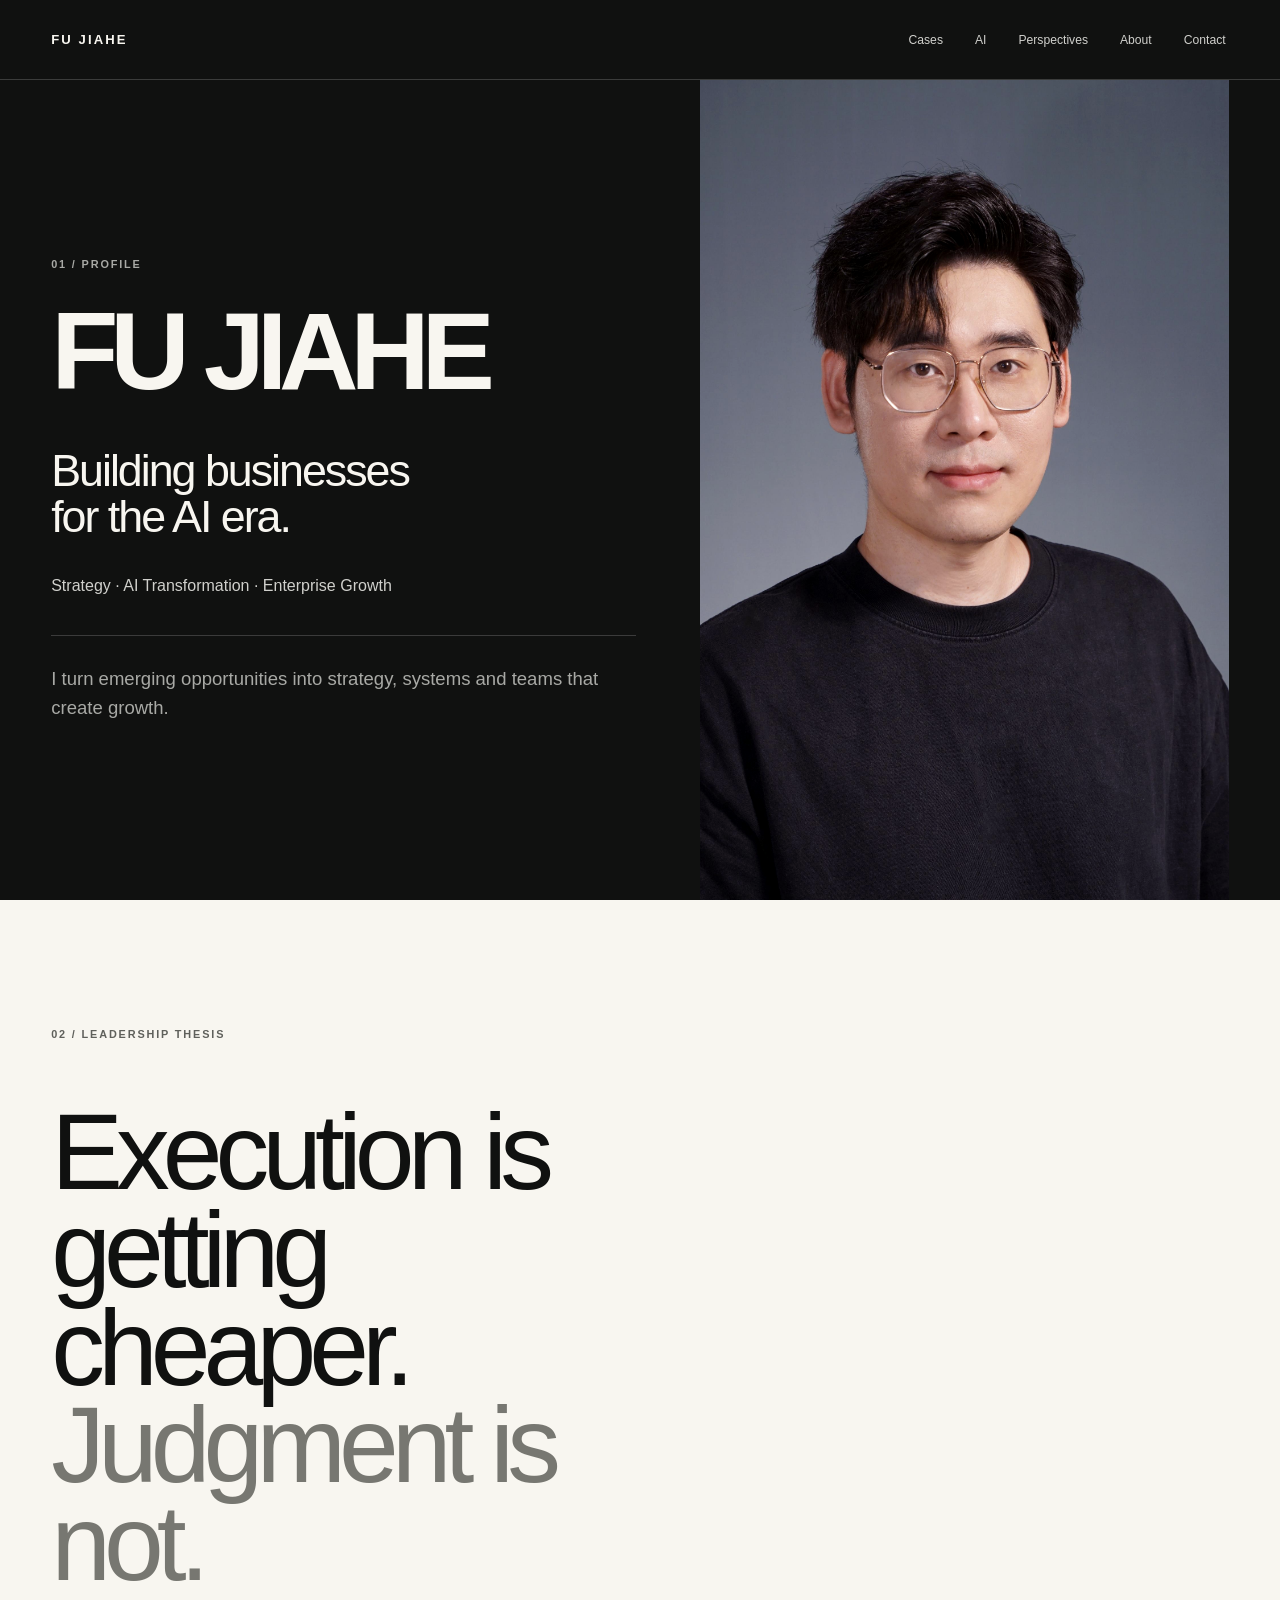
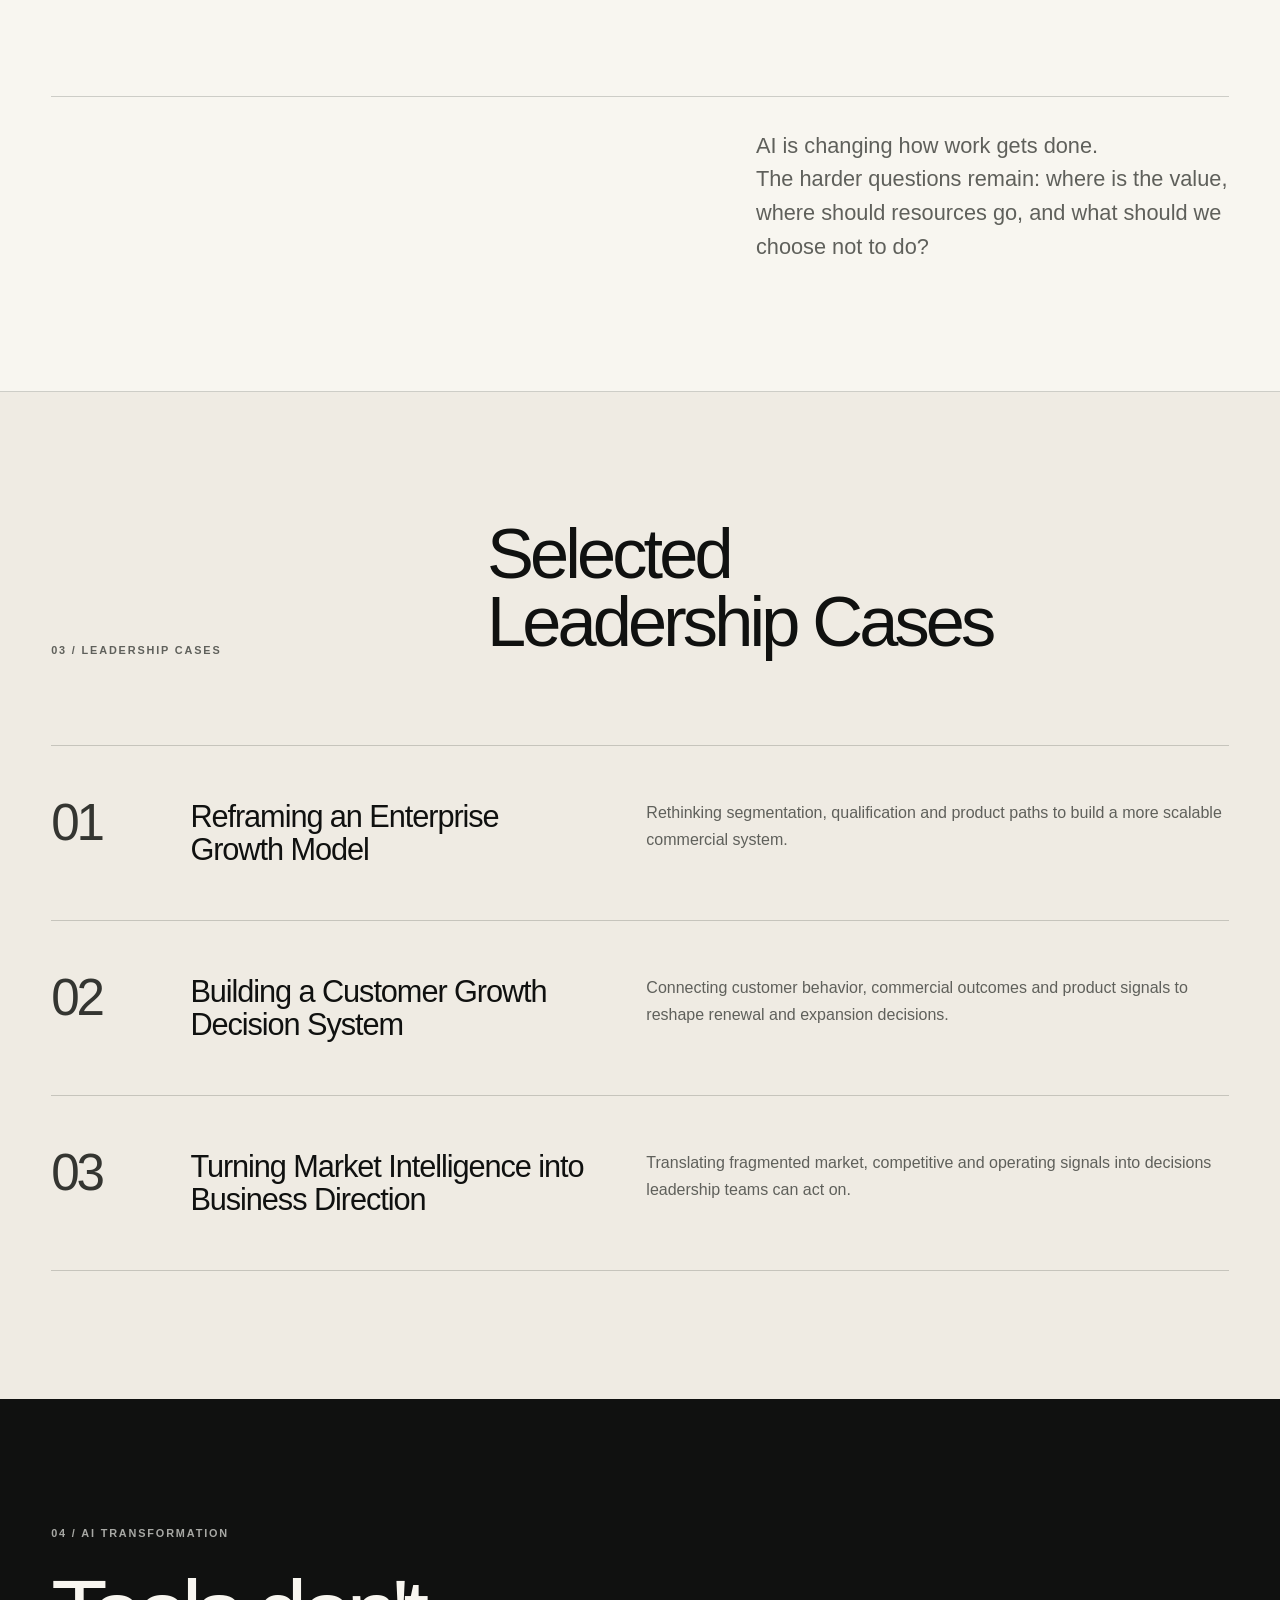
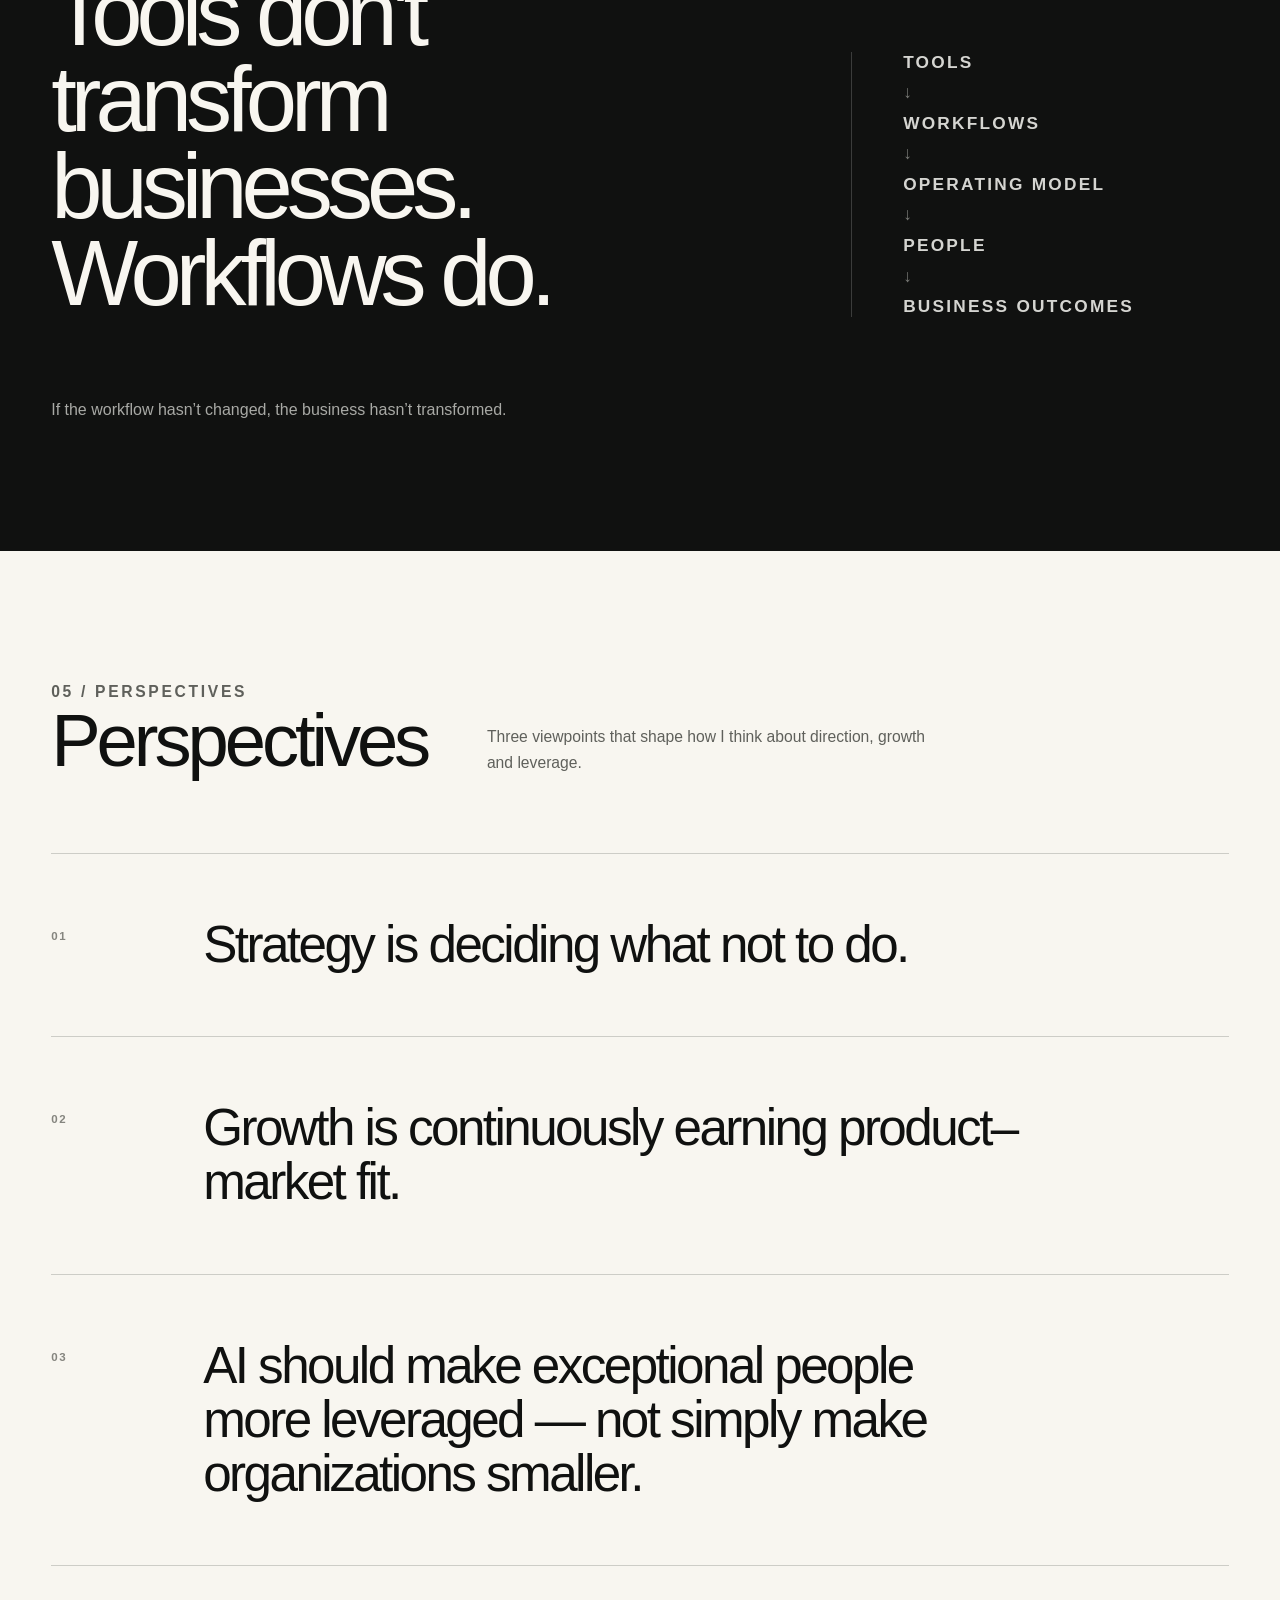
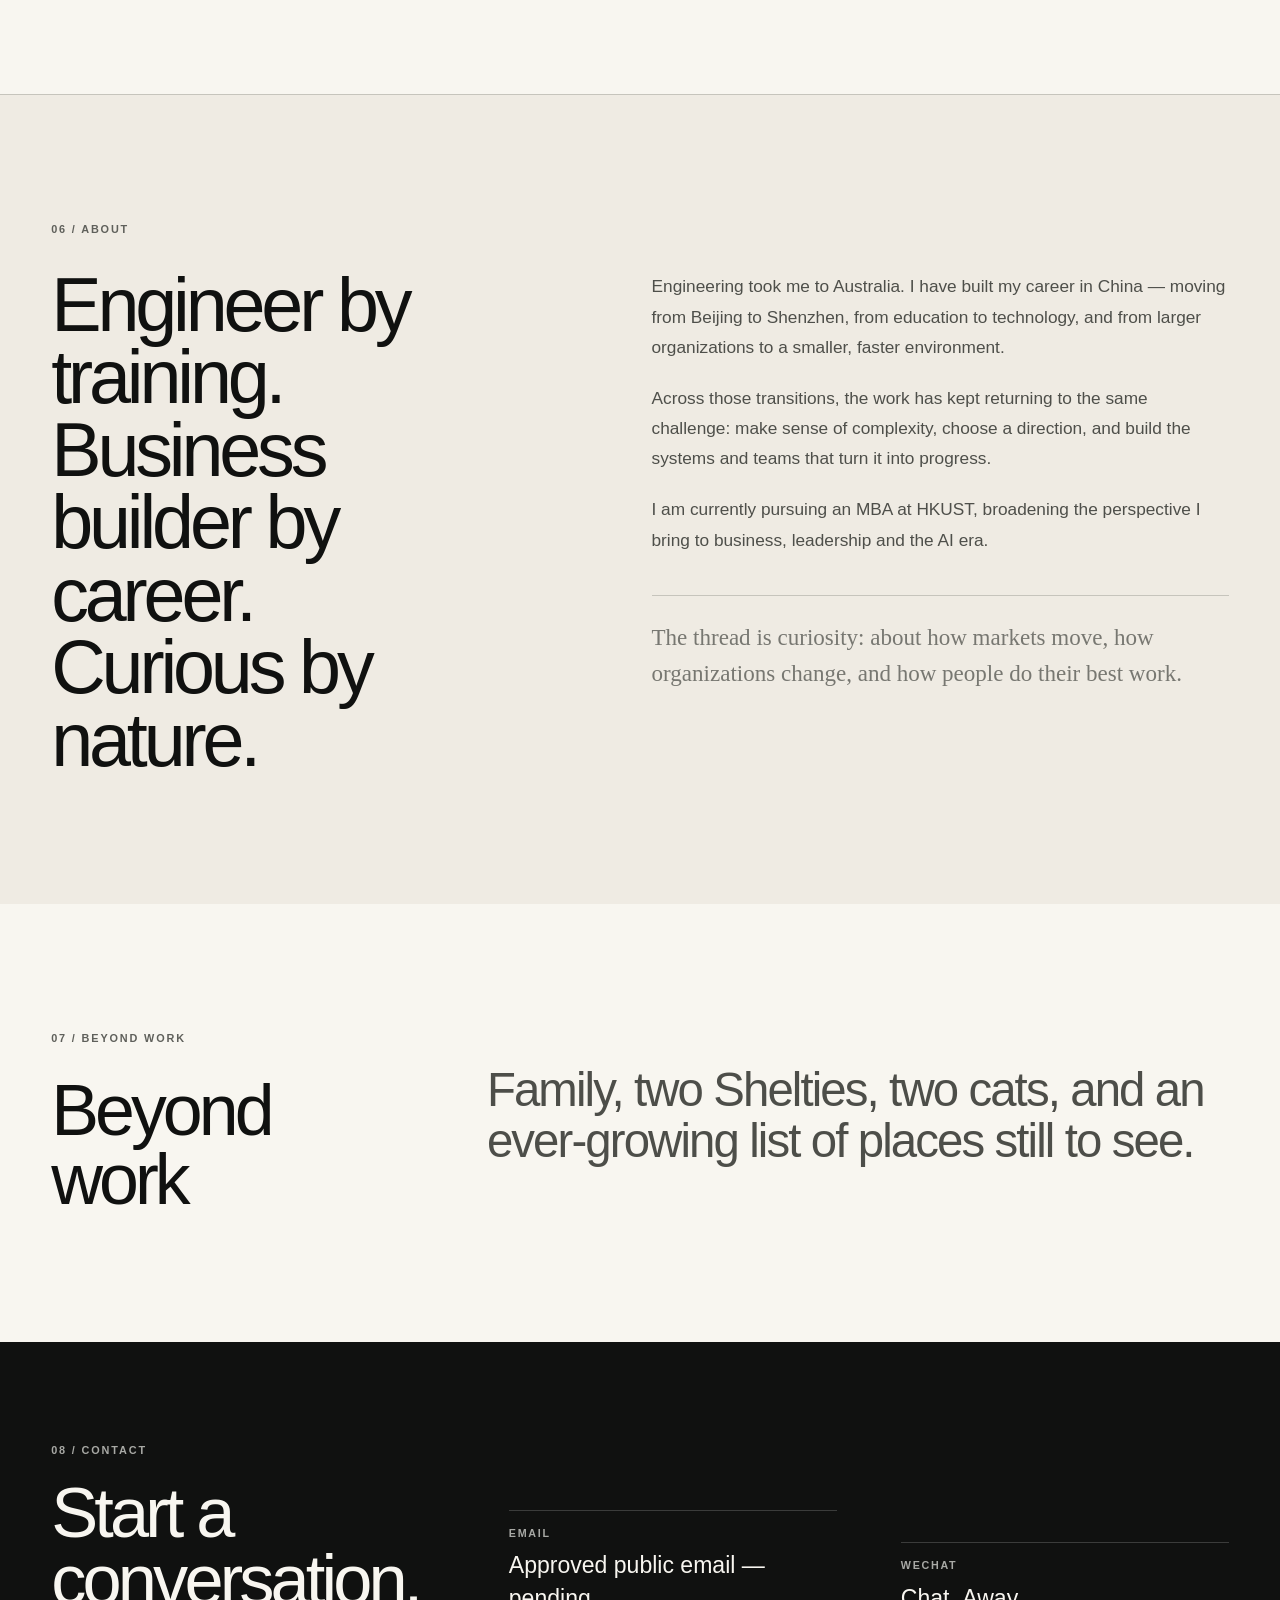
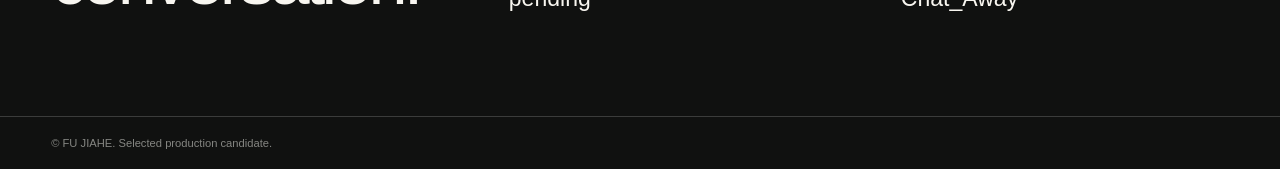
<file: prototypes/selected/index.html>
<!doctype html>
<html lang="en">
<head>
  <meta charset="utf-8">
  <meta name="viewport" content="width=device-width, initial-scale=1">
  <meta name="description" content="FU JIAHE — Building businesses for the AI era.">
  <title>FU JIAHE — Selected Homepage Direction</title>
  <style>
    :root {
      --ink: #101110;
      --ink-soft: #292a28;
      --ivory: #f8f6f0;
      --paper: #efebe3;
      --stone: #d8d4cc;
      --muted-dark: #5f605b;
      --muted-light: #a8a9a5;
      --line-dark: rgba(255, 255, 255, 0.18);
      --line-light: rgba(16, 17, 16, 0.18);
      --focus: #c6a96c;
      --max: 86rem;
      --pad: clamp(1.25rem, 4vw, 4.75rem);
    }

    * { box-sizing: border-box; }

    html {
      scroll-behavior: smooth;
      background: var(--ink);
    }

    body {
      margin: 0;
      color: var(--ink);
      background: var(--ivory);
      font-family: -apple-system, BlinkMacSystemFont, "Segoe UI", Helvetica, Arial, sans-serif;
      -webkit-font-smoothing: antialiased;
      overflow-x: clip;
    }

    a { color: inherit; }
    img { display: block; max-width: 100%; }
    figure { margin: 0; }

    a:focus-visible {
      outline: 3px solid var(--focus);
      outline-offset: 4px;
    }

    .skip-link {
      position: fixed;
      z-index: 30;
      top: 0.75rem;
      left: 0.75rem;
      padding: 0.75rem 1rem;
      color: var(--ink);
      background: var(--ivory);
      transform: translateY(-150%);
      transition: transform 160ms ease;
    }

    .skip-link:focus { transform: translateY(0); }

    .shell {
      width: min(100%, var(--max));
      margin-inline: auto;
      padding-inline: var(--pad);
    }

    .masthead,
    .hero,
    .transformation,
    footer {
      color: var(--ivory);
      background: var(--ink);
    }

    .masthead-inner {
      min-height: 5rem;
      display: flex;
      align-items: center;
      justify-content: space-between;
      gap: 2rem;
      border-bottom: 1px solid var(--line-dark);
    }

    .wordmark {
      color: inherit;
      text-decoration: none;
      font-size: 0.82rem;
      font-weight: 700;
      letter-spacing: 0.16em;
    }

    nav ul {
      display: flex;
      align-items: center;
      gap: clamp(0.35rem, 2vw, 2rem);
      margin: 0;
      padding: 0;
      list-style: none;
    }

    nav a {
      display: inline-flex;
      align-items: center;
      min-height: 2.75rem;
      padding-inline: 0.2rem;
      color: #d0d0cc;
      text-decoration: none;
      font-size: 0.76rem;
    }

    nav a:hover { color: var(--ivory); }

    section { scroll-margin-top: 1rem; }

    .hero-grid {
      min-height: calc(100svh - 5rem);
      display: grid;
      grid-template-columns: minmax(0, 1.05fr) minmax(22rem, 0.95fr);
      align-items: stretch;
      gap: clamp(2rem, 5vw, 6rem);
    }

    .hero-copy {
      position: relative;
      z-index: 1;
      align-self: center;
      padding-block: clamp(5rem, 10vw, 9rem);
    }

    .section-marker {
      margin: 0;
      color: var(--muted-dark);
      font-size: 0.68rem;
      font-weight: 700;
      letter-spacing: 0.17em;
      text-transform: uppercase;
    }

    .hero .section-marker,
    .transformation .section-marker,
    footer .section-marker {
      color: var(--muted-light);
    }

    h1 {
      margin: 2.2rem 0 clamp(2.3rem, 4vw, 3.6rem);
      font-size: clamp(4.25rem, 8.6vw, 8.2rem);
      font-weight: 580;
      line-height: 0.84;
      letter-spacing: -0.075em;
      white-space: nowrap;
    }

    .hero-kicker {
      max-width: 15ch;
      margin: 0;
      font-size: clamp(2.35rem, 3.5vw, 3.65rem);
      font-weight: 430;
      line-height: 1.02;
      letter-spacing: -0.045em;
    }

    .territory {
      margin: 2.1rem 0 0;
      color: #d0d0cc;
      font-size: clamp(0.9rem, 1.25vw, 1.08rem);
      line-height: 1.6;
    }

    .hero-explanation {
      max-width: 39rem;
      margin: 2.25rem 0 0;
      padding-top: 1.8rem;
      border-top: 1px solid var(--line-dark);
      color: var(--muted-light);
      font-size: clamp(1rem, 1.45vw, 1.3rem);
      line-height: 1.55;
    }

    .portrait-wrap {
      min-height: 42rem;
      align-self: stretch;
      overflow: hidden;
      background: #252627;
    }

    .portrait-wrap img {
      width: 100%;
      height: 100%;
      object-fit: cover;
      object-position: 50% 18%;
      filter: saturate(0.82) contrast(1.03);
      transform: scale(1.025);
    }

    .section-pad { padding-block: clamp(5.5rem, 10vw, 10rem); }

    .thesis {
      background: var(--ivory);
      border-bottom: 1px solid var(--line-light);
    }

    .thesis h2 {
      max-width: 10.5ch;
      margin: clamp(2.5rem, 5vw, 5rem) 0 0;
      font-size: clamp(4rem, 8.4vw, 8.8rem);
      font-weight: 520;
      line-height: 0.91;
      letter-spacing: -0.065em;
    }

    .thesis h2 span { color: #777771; }

    .thesis-support {
      display: grid;
      grid-template-columns: minmax(0, 1fr) minmax(20rem, 0.72fr);
      gap: 3rem;
      margin-top: clamp(4rem, 8vw, 8rem);
      padding-top: 2rem;
      border-top: 1px solid var(--line-light);
    }

    .thesis-support p {
      grid-column: 2;
      margin: 0;
      color: var(--muted-dark);
      font-size: clamp(1.1rem, 1.7vw, 1.55rem);
      line-height: 1.55;
    }

    .cases { background: var(--paper); }

    .section-heading {
      display: grid;
      grid-template-columns: minmax(0, 0.62fr) minmax(18rem, 1.38fr);
      gap: clamp(2rem, 8vw, 8rem);
      align-items: end;
      margin-bottom: clamp(3.5rem, 7vw, 6.5rem);
    }

    .section-heading h2 {
      max-width: 13ch;
      margin: 0;
      font-size: clamp(3rem, 5.5vw, 5.8rem);
      font-weight: 510;
      line-height: 0.96;
      letter-spacing: -0.055em;
    }

    .case-list {
      margin: 0;
      padding: 0;
      border-top: 1px solid var(--line-light);
      list-style: none;
    }

    .case-item {
      display: grid;
      grid-template-columns: 5.5rem minmax(15rem, 0.82fr) minmax(18rem, 1.18fr);
      gap: clamp(1rem, 4vw, 4.5rem);
      align-items: start;
      padding-block: clamp(2.4rem, 4.2vw, 3.9rem);
      border-bottom: 1px solid var(--line-light);
    }

    .case-number {
      color: #343531;
      font-size: clamp(2.6rem, 4vw, 4.6rem);
      font-weight: 340;
      line-height: 0.9;
      letter-spacing: -0.06em;
      font-variant-numeric: tabular-nums;
    }

    .case-item h3 {
      margin: 0;
      font-size: clamp(1.55rem, 2.4vw, 2.5rem);
      font-weight: 520;
      line-height: 1.08;
      letter-spacing: -0.035em;
    }

    .case-item p {
      max-width: 43rem;
      margin: 0;
      color: var(--muted-dark);
      font-size: clamp(1rem, 1.25vw, 1.16rem);
      line-height: 1.68;
    }

    .transformation-grid {
      display: grid;
      grid-template-columns: minmax(0, 1.28fr) minmax(18rem, 0.72fr);
      gap: clamp(4rem, 10vw, 10rem);
      align-items: end;
    }

    .transformation h2 {
      max-width: 11.5ch;
      margin: 2rem 0 0;
      font-size: clamp(3.5rem, 7.2vw, 7.5rem);
      font-weight: 470;
      line-height: 0.94;
      letter-spacing: -0.065em;
    }

    .system-stack {
      margin: 0;
      padding: 0 0 0 clamp(1.75rem, 4vw, 4rem);
      border-left: 1px solid var(--line-dark);
      list-style: none;
    }

    .system-stack li {
      color: #d5d5d1;
      font-size: clamp(0.95rem, 1.35vw, 1.18rem);
      font-weight: 650;
      letter-spacing: 0.13em;
      text-transform: uppercase;
    }

    .system-stack li:not(:last-child)::after {
      content: "↓";
      display: block;
      margin-block: 0.6rem;
      color: #787975;
      font-weight: 400;
    }

    .transformation-support {
      max-width: 36rem;
      margin: 5rem 0 0;
      color: var(--muted-light);
      font-size: 1rem;
      line-height: 1.6;
    }

    .perspectives { background: var(--ivory); }

    .perspective-intro {
      display: grid;
      grid-template-columns: minmax(0, 0.62fr) minmax(18rem, 1.38fr);
      gap: clamp(2rem, 8vw, 8rem);
      align-items: end;
      margin-bottom: clamp(3.5rem, 6vw, 6rem);
    }

    .perspective-intro h2 {
      margin: 0;
      font-size: clamp(3rem, 5.8vw, 6rem);
      font-weight: 510;
      line-height: 0.96;
      letter-spacing: -0.055em;
    }

    .perspective-intro p {
      max-width: 28rem;
      margin: 0;
      color: var(--muted-dark);
      font-size: 0.98rem;
      line-height: 1.65;
    }

    .perspective-list {
      margin: 0;
      padding: 0;
      border-top: 1px solid var(--line-light);
      list-style: none;
    }

    .perspective-list li {
      display: grid;
      grid-template-columns: 5.5rem minmax(0, 1fr);
      gap: clamp(1.5rem, 5vw, 5.5rem);
      align-items: start;
      padding-block: clamp(2.5rem, 5vw, 4.5rem);
      border-bottom: 1px solid var(--line-light);
    }

    .perspective-number {
      color: #85857f;
      font-size: 0.72rem;
      font-weight: 700;
      letter-spacing: 0.14em;
      padding-top: 0.75rem;
    }

    .perspective-list p {
      max-width: 29ch;
      margin: 0;
      font-size: clamp(2rem, 4vw, 4.25rem);
      font-weight: 470;
      line-height: 1.06;
      letter-spacing: -0.05em;
    }

    .about {
      background: var(--paper);
      border-top: 1px solid var(--line-light);
    }

    .about-grid {
      display: grid;
      grid-template-columns: minmax(0, 0.9fr) minmax(20rem, 1.1fr);
      gap: clamp(3rem, 10vw, 11rem);
      align-items: start;
    }

    .about h2 {
      max-width: 11ch;
      margin: 2.1rem 0 0;
      font-size: clamp(3rem, 5.9vw, 6.2rem);
      font-weight: 500;
      line-height: 0.96;
      letter-spacing: -0.055em;
    }

    .about-copy {
      padding-top: 3rem;
      color: #4e4f4a;
      font-size: clamp(1rem, 1.35vw, 1.22rem);
      line-height: 1.75;
    }

    .about-copy p { margin: 0 0 1.3rem; }

    .about-copy .about-note {
      margin-top: 2.5rem;
      padding-top: 1.5rem;
      border-top: 1px solid var(--line-light);
      color: #777771;
      font-family: Georgia, "Times New Roman", serif;
      font-size: clamp(1.2rem, 1.8vw, 1.55rem);
      line-height: 1.55;
    }

    .beyond { background: var(--ivory); }

    .beyond-grid {
      display: grid;
      grid-template-columns: minmax(14rem, 0.62fr) minmax(0, 1.38fr);
      gap: clamp(2rem, 8vw, 8rem);
      align-items: start;
    }

    .beyond h2 {
      margin: 2rem 0 0;
      font-size: clamp(3rem, 5.6vw, 5.8rem);
      font-weight: 500;
      line-height: 0.96;
      letter-spacing: -0.055em;
    }

    .beyond-copy {
      max-width: 28ch;
      margin: 2rem 0 0;
      color: #4d4e49;
      font-size: clamp(1.8rem, 3.7vw, 3.75rem);
      line-height: 1.08;
      letter-spacing: -0.04em;
    }

    .contact-grid {
      display: grid;
      grid-template-columns: 1.2fr 1fr 1fr;
      gap: clamp(2rem, 5vw, 5rem);
      align-items: end;
      padding-block: clamp(5rem, 8vw, 8rem);
    }

    .contact-grid h2 {
      margin: 1.4rem 0 0;
      font-size: clamp(3rem, 5.5vw, 5.7rem);
      font-weight: 490;
      line-height: 0.96;
      letter-spacing: -0.055em;
    }

    .contact-item {
      padding-top: 1rem;
      border-top: 1px solid var(--line-dark);
    }

    .contact-item span {
      display: block;
      margin-bottom: 0.65rem;
      color: var(--muted-light);
      font-size: 0.67rem;
      font-weight: 700;
      letter-spacing: 0.16em;
      text-transform: uppercase;
    }

    .contact-item p {
      margin: 0;
      font-size: clamp(1.05rem, 1.8vw, 1.5rem);
      line-height: 1.4;
    }

    .legal {
      padding-block: 1.25rem;
      border-top: 1px solid var(--line-dark);
      color: #858682;
      font-size: 0.7rem;
    }

    @media (prefers-reduced-motion: no-preference) {
      .hero-copy > *,
      .portrait-wrap {
        animation: selected-in 680ms both cubic-bezier(0.2, 0.68, 0.2, 1);
      }

      .hero-copy > :nth-child(2) { animation-delay: 70ms; }
      .hero-copy > :nth-child(3) { animation-delay: 130ms; }
      .hero-copy > :nth-child(4) { animation-delay: 190ms; }
      .hero-copy > :nth-child(5) { animation-delay: 250ms; }
      .portrait-wrap { animation-delay: 110ms; }
    }

    @keyframes selected-in {
      from { opacity: 0; transform: translateY(0.9rem); }
      to { opacity: 1; transform: translateY(0); }
    }

    @media (max-width: 900px) {
      .hero-grid { grid-template-columns: 1fr; min-height: auto; gap: 0; }
      .hero-copy { padding-block: 5rem 4rem; }
      .portrait-wrap { min-height: 35rem; margin-inline: calc(var(--pad) * -1); }
      .thesis-support { grid-template-columns: 1fr; }
      .thesis-support p { grid-column: auto; max-width: 38rem; }
      .section-heading,
      .perspective-intro,
      .about-grid,
      .beyond-grid,
      .transformation-grid { grid-template-columns: 1fr; }
      .case-item { grid-template-columns: 5rem 1fr; }
      .case-item p { grid-column: 2; }
      .transformation-grid { gap: 4.5rem; }
      .about-copy { padding-top: 0; }
      .contact-grid { grid-template-columns: 1fr 1fr; }
      .contact-grid > :first-child { grid-column: 1 / -1; }
    }

    @media (max-width: 620px) {
      .masthead-inner { display: block; padding-block: 0.75rem; }
      .wordmark { display: inline-flex; min-height: 2.75rem; align-items: center; }
      nav ul { justify-content: space-between; gap: 0.1rem; }
      nav a { font-size: 0.68rem; padding-inline: 0.1rem; }
      h1 { margin-top: 1.8rem; font-size: clamp(3.85rem, 17.5vw, 4.3rem); }
      .hero-kicker { font-size: 2.35rem; }
      .portrait-wrap { min-height: 29rem; }
      .section-pad { padding-block: 5rem; }
      .thesis h2 { font-size: clamp(3.65rem, 16vw, 5rem); }
      .thesis-support { margin-top: 4rem; }
      .section-heading,
      .perspective-intro { gap: 1.5rem; }
      .case-item { grid-template-columns: 1fr; gap: 1rem; }
      .case-item p { grid-column: auto; }
      .system-stack { padding-left: 1.5rem; }
      .perspective-list li { grid-template-columns: 2.8rem 1fr; gap: 1rem; }
      .perspective-list p { font-size: 2rem; }
      .about h2 { font-size: 3.3rem; }
      .beyond-copy { font-size: 2.2rem; }
      .contact-grid { grid-template-columns: 1fr; gap: 2.5rem; }
      .contact-grid > :first-child { grid-column: auto; }
    }

    @media (prefers-reduced-motion: reduce) {
      html { scroll-behavior: auto; }
      *, *::before, *::after { animation: none !important; transition: none !important; }
    }
  </style>
</head>
<body>
  <a class="skip-link" href="#main">Skip to main content</a>

  <header class="masthead">
    <div class="shell masthead-inner">
      <a class="wordmark" href="#top" aria-label="FU JIAHE, back to top">FU JIAHE</a>
      <nav aria-label="Primary navigation">
        <ul>
          <li><a href="#cases">Cases</a></li>
          <li><a href="#transformation">AI</a></li>
          <li><a href="#perspectives">Perspectives</a></li>
          <li><a href="#about">About</a></li>
          <li><a href="#contact">Contact</a></li>
        </ul>
      </nav>
    </div>
  </header>

  <main id="main">
    <section class="hero" id="top" aria-labelledby="hero-title">
      <div class="shell hero-grid">
        <div class="hero-copy">
          <p class="section-marker">01 / Profile</p>
          <h1 id="hero-title">FU JIAHE</h1>
          <p class="hero-kicker">Building businesses for the AI era.</p>
          <p class="territory">Strategy · AI Transformation · Enterprise Growth</p>
          <p class="hero-explanation">I turn emerging opportunities into strategy, systems and teams that create growth.</p>
        </div>
        <figure class="portrait-wrap">
          <img src="../assets/portrait.jpg" alt="Portrait of Fu Jiahe" width="2079" height="2952">
        </figure>
      </div>
    </section>

    <section class="thesis section-pad" id="thesis" aria-labelledby="thesis-title">
      <div class="shell">
        <p class="section-marker">02 / Leadership Thesis</p>
        <h2 id="thesis-title">Execution is getting cheaper.<br><span>Judgment is not.</span></h2>
        <div class="thesis-support">
          <p>AI is changing how work gets done.<br>The harder questions remain: where is the value, where should resources go, and what should we choose not to do?</p>
        </div>
      </div>
    </section>

    <section class="cases section-pad" id="cases" aria-labelledby="cases-title">
      <div class="shell">
        <header class="section-heading">
          <p class="section-marker">03 / Leadership Cases</p>
          <h2 id="cases-title">Selected Leadership Cases</h2>
        </header>
        <ol class="case-list">
          <li class="case-item">
            <span class="case-number" aria-hidden="true">01</span>
            <h3>Reframing an Enterprise Growth Model</h3>
            <p>Rethinking segmentation, qualification and product paths to build a more scalable commercial system.</p>
          </li>
          <li class="case-item">
            <span class="case-number" aria-hidden="true">02</span>
            <h3>Building a Customer Growth Decision System</h3>
            <p>Connecting customer behavior, commercial outcomes and product signals to reshape renewal and expansion decisions.</p>
          </li>
          <li class="case-item">
            <span class="case-number" aria-hidden="true">03</span>
            <h3>Turning Market Intelligence into Business Direction</h3>
            <p>Translating fragmented market, competitive and operating signals into decisions leadership teams can act on.</p>
          </li>
        </ol>
      </div>
    </section>

    <section class="transformation section-pad" id="transformation" aria-labelledby="transformation-title">
      <div class="shell">
        <div class="transformation-grid">
          <div>
            <p class="section-marker">04 / AI Transformation</p>
            <h2 id="transformation-title">Tools don't transform businesses. Workflows do.</h2>
          </div>
          <ol class="system-stack" aria-label="AI transformation hierarchy">
            <li>Tools</li>
            <li>Workflows</li>
            <li>Operating Model</li>
            <li>People</li>
            <li>Business Outcomes</li>
          </ol>
        </div>
        <p class="transformation-support">If the workflow hasn’t changed, the business hasn’t transformed.</p>
      </div>
    </section>

    <section class="perspectives section-pad" id="perspectives" aria-labelledby="perspectives-title">
      <div class="shell">
        <header class="perspective-intro">
          <div>
            <p class="section-marker">05 / Perspectives</p>
            <h2 id="perspectives-title">Perspectives</h2>
          </div>
          <p>Three viewpoints that shape how I think about direction, growth and leverage.</p>
        </header>
        <ol class="perspective-list">
          <li><span class="perspective-number" aria-hidden="true">01</span><p>Strategy is deciding what not to do.</p></li>
          <li><span class="perspective-number" aria-hidden="true">02</span><p>Growth is continuously earning product–market fit.</p></li>
          <li><span class="perspective-number" aria-hidden="true">03</span><p>AI should make exceptional people more leveraged — not simply make organizations smaller.</p></li>
        </ol>
      </div>
    </section>

    <section class="about section-pad" id="about" aria-labelledby="about-title">
      <div class="shell about-grid">
        <div>
          <p class="section-marker">06 / About</p>
          <h2 id="about-title">Engineer by training.<br>Business builder by career.<br>Curious by nature.</h2>
        </div>
        <div class="about-copy">
          <p>Engineering took me to Australia. I have built my career in China — moving from Beijing to Shenzhen, from education to technology, and from larger organizations to a smaller, faster environment.</p>
          <p>Across those transitions, the work has kept returning to the same challenge: make sense of complexity, choose a direction, and build the systems and teams that turn it into progress.</p>
          <p>I am currently pursuing an MBA at HKUST, broadening the perspective I bring to business, leadership and the AI era.</p>
          <p class="about-note">The thread is curiosity: about how markets move, how organizations change, and how people do their best work.</p>
        </div>
      </div>
    </section>

    <section class="beyond section-pad" aria-labelledby="beyond-title">
      <div class="shell beyond-grid">
        <div>
          <p class="section-marker">07 / Beyond Work</p>
          <h2 id="beyond-title">Beyond work</h2>
        </div>
        <p class="beyond-copy">Family, two Shelties, two cats, and an ever-growing list of places still to see.</p>
      </div>
    </section>
  </main>

  <footer id="contact">
    <div class="shell contact-grid">
      <div>
        <p class="section-marker">08 / Contact</p>
        <h2>Start a conversation.</h2>
      </div>
      <div class="contact-item">
        <span>Email</span>
        <p>Approved public email — pending</p>
      </div>
      <div class="contact-item">
        <span>WeChat</span>
        <p>Chat_Away</p>
      </div>
    </div>
    <div class="shell legal">© FU JIAHE. Selected production candidate.</div>
  </footer>
</body>
</html>
</file>
<file: styles.css>
:root {
  --ink: #101110;
  --ink-soft: #292a28;
  --ivory: #f8f6f0;
  --paper: #efebe3;
  --stone: #d8d4cc;
  --muted-dark: #5f605b;
  --muted-light: #a8a9a5;
  --line-dark: rgba(255, 255, 255, 0.18);
  --line-light: rgba(16, 17, 16, 0.18);
  --max: 86rem;
  --pad: clamp(1.25rem, 4vw, 4.75rem);
}

* {
  box-sizing: border-box;
}

html {
  scroll-behavior: smooth;
  background: var(--ink);
}

body {
  margin: 0;
  overflow-x: clip;
  color: var(--ink);
  background: var(--ivory);
  font-family: -apple-system, BlinkMacSystemFont, "Segoe UI", Helvetica, Arial, sans-serif;
  -webkit-font-smoothing: antialiased;
}

a {
  color: inherit;
}

img {
  display: block;
  max-width: 100%;
}

figure {
  margin: 0;
}

a:focus-visible {
  outline: 3px solid var(--ivory);
  outline-offset: 3px;
  box-shadow: 0 0 0 6px var(--ink);
}

.skip-link {
  position: fixed;
  z-index: 30;
  top: 0.75rem;
  left: 0.75rem;
  padding: 0.75rem 1rem;
  color: var(--ink);
  background: var(--ivory);
  transform: translateY(-150%);
  transition: transform 160ms ease;
}

.skip-link:focus {
  transform: translateY(0);
}

.shell {
  width: min(100%, var(--max));
  margin-inline: auto;
  padding-inline: var(--pad);
}

.masthead,
.hero,
.transformation,
footer {
  color: var(--ivory);
  background: var(--ink);
}

.masthead-inner {
  min-height: 5rem;
  display: flex;
  align-items: center;
  justify-content: space-between;
  gap: 2rem;
  border-bottom: 1px solid var(--line-dark);
}

.wordmark {
  color: inherit;
  text-decoration: none;
  font-size: 0.82rem;
  font-weight: 700;
  letter-spacing: 0.16em;
}

nav ul {
  display: flex;
  align-items: center;
  gap: clamp(0.35rem, 2vw, 2rem);
  margin: 0;
  padding: 0;
  list-style: none;
}

nav a {
  min-height: 2.75rem;
  display: inline-flex;
  align-items: center;
  padding-inline: 0.2rem;
  color: #d0d0cc;
  text-decoration: none;
  font-size: 0.76rem;
}

nav a:hover {
  color: var(--ivory);
}

section {
  scroll-margin-top: 1rem;
}

.hero-grid {
  min-height: calc(100svh - 5rem);
  display: grid;
  grid-template-columns: minmax(0, 1.05fr) minmax(22rem, 0.95fr);
  align-items: stretch;
  gap: clamp(2rem, 5vw, 6rem);
}

.hero-copy {
  position: relative;
  z-index: 1;
  align-self: center;
  padding-block: clamp(5rem, 10vw, 9rem);
}

.section-marker {
  margin: 0;
  color: var(--muted-dark);
  font-size: 0.68rem;
  font-weight: 700;
  letter-spacing: 0.17em;
  text-transform: uppercase;
}

.hero .section-marker,
.transformation .section-marker,
footer .section-marker {
  color: var(--muted-light);
}

h1 {
  margin: 2.2rem 0 clamp(2.3rem, 4vw, 3.6rem);
  color: var(--ivory);
  font-size: clamp(4.25rem, 8.6vw, 8.2rem);
  font-weight: 580;
  line-height: 0.84;
  letter-spacing: -0.075em;
  white-space: nowrap;
}

.hero-kicker {
  max-width: 15ch;
  margin: 0;
  font-size: clamp(2.35rem, 3.5vw, 3.65rem);
  font-weight: 430;
  line-height: 1.02;
  letter-spacing: -0.045em;
}

.territory {
  margin: 2.1rem 0 0;
  color: #d0d0cc;
  font-size: clamp(0.9rem, 1.25vw, 1.08rem);
  line-height: 1.6;
}

.hero-explanation {
  max-width: 39rem;
  margin: 2.25rem 0 0;
  padding-top: 1.8rem;
  border-top: 1px solid var(--line-dark);
  color: var(--muted-light);
  font-size: clamp(1rem, 1.45vw, 1.3rem);
  line-height: 1.55;
}

.portrait-wrap {
  min-height: 42rem;
  align-self: stretch;
  overflow: hidden;
  background: #252627;
}

.portrait-wrap img {
  width: 100%;
  height: 100%;
  object-fit: cover;
  object-position: 50% 18%;
  filter: saturate(0.82) contrast(1.03);
  transform: scale(1.025);
}

.section-pad {
  padding-block: clamp(5.5rem, 10vw, 10rem);
}

.thesis {
  background: var(--ivory);
  border-bottom: 1px solid var(--line-light);
}

.thesis h2 {
  max-width: 10.5ch;
  margin: clamp(2.5rem, 5vw, 5rem) 0 0;
  font-size: clamp(4rem, 8.4vw, 8.8rem);
  font-weight: 520;
  line-height: 0.91;
  letter-spacing: -0.065em;
}

.thesis h2 span {
  color: #777771;
}

.thesis-support {
  display: grid;
  grid-template-columns: minmax(0, 1fr) minmax(20rem, 0.72fr);
  gap: 3rem;
  margin-top: clamp(4rem, 8vw, 8rem);
  padding-top: 2rem;
  border-top: 1px solid var(--line-light);
}

.thesis-support p {
  grid-column: 2;
  margin: 0;
  color: var(--muted-dark);
  font-size: clamp(1.1rem, 1.7vw, 1.55rem);
  line-height: 1.55;
}

.cases {
  background: var(--paper);
}

.section-heading {
  display: grid;
  grid-template-columns: minmax(0, 0.62fr) minmax(18rem, 1.38fr);
  gap: clamp(2rem, 8vw, 8rem);
  align-items: end;
  margin-bottom: clamp(3.5rem, 7vw, 6.5rem);
}

.section-heading h2 {
  max-width: 13ch;
  margin: 0;
  font-size: clamp(3rem, 5.5vw, 5.8rem);
  font-weight: 510;
  line-height: 0.96;
  letter-spacing: -0.055em;
}

.case-list {
  margin: 0;
  padding: 0;
  border-top: 1px solid var(--line-light);
  list-style: none;
}

.case-item {
  display: grid;
  grid-template-columns: 5.5rem minmax(15rem, 0.82fr) minmax(18rem, 1.18fr);
  gap: clamp(1rem, 4vw, 4.5rem);
  align-items: start;
  padding-block: clamp(2.4rem, 4.2vw, 3.9rem);
  border-bottom: 1px solid var(--line-light);
}

.case-number {
  color: #343531;
  font-size: clamp(2.6rem, 4vw, 4.6rem);
  font-weight: 340;
  line-height: 0.9;
  letter-spacing: -0.06em;
  font-variant-numeric: tabular-nums;
}

.case-item h3 {
  margin: 0;
  font-size: clamp(1.55rem, 2.4vw, 2.5rem);
  font-weight: 520;
  line-height: 1.08;
  letter-spacing: -0.035em;
}

.case-category {
  display: block;
  margin-bottom: 1rem;
  color: var(--muted-dark);
  font-size: 0.68rem;
  font-weight: 700;
  line-height: 1.2;
  letter-spacing: 0.17em;
  text-transform: uppercase;
}

.case-item p {
  max-width: 43rem;
  margin: 0;
  color: var(--muted-dark);
  font-size: clamp(1rem, 1.25vw, 1.16rem);
  line-height: 1.68;
}

.featured-teaser {
  background: var(--ivory);
  border-block: 1px solid var(--line-light);
  padding-block: clamp(3rem, 4vw, 4.25rem);
}

.teaser-header {
  display: grid;
  grid-template-columns: minmax(0, 1.25fr) minmax(12rem, 0.45fr);
  gap: clamp(2rem, 8vw, 8rem);
  align-items: end;
  margin-bottom: clamp(2rem, 3vw, 3.25rem);
}

.teaser-header h2 {
  max-width: 17ch;
  margin: 1.5rem 0 0;
  font-size: clamp(2.8rem, 4.35vw, 4.6rem);
  font-weight: 510;
  line-height: 0.98;
  letter-spacing: -0.06em;
}

.teaser-meta {
  max-width: 14rem;
  margin: 0 0 0.35rem;
  color: var(--muted-dark);
  font-size: 0.85rem;
  line-height: 1.4;
}

.teaser-judgment {
  max-width: 28ch;
  margin: 0 0 clamp(2rem, 3vw, 3.25rem);
  font-size: clamp(1.65rem, 2.7vw, 2.7rem);
  font-weight: 470;
  line-height: 1.05;
  letter-spacing: -0.045em;
}

.teaser-comparison {
  display: grid;
  grid-template-columns: minmax(0, 0.7fr) minmax(0, 1.3fr);
  border-top: 1px solid var(--line-light);
}

.teaser-comparison-column {
  min-width: 0;
  padding-block: 1.35rem 1.5rem;
}

.teaser-new {
  padding-left: clamp(1.25rem, 3vw, 3rem);
  border-left: 1px solid var(--line-light);
}

.teaser-label {
  margin: 0 0 1.1rem;
  color: var(--muted-dark);
  font-size: 0.68rem;
  font-weight: 700;
  letter-spacing: 0.17em;
  text-transform: uppercase;
}

.teaser-model-title,
.teaser-model-copy,
.teaser-model-note {
  margin: 0;
}

.teaser-model-title {
  font-size: clamp(1.2rem, 1.8vw, 1.75rem);
  font-weight: 500;
  line-height: 1.1;
  letter-spacing: -0.03em;
}

.teaser-model-copy {
  max-width: 35rem;
  color: var(--muted-dark);
  font-size: clamp(0.95rem, 1.25vw, 1.12rem);
  line-height: 1.5;
}

.teaser-model-note {
  margin-top: 1.4rem;
  font-size: clamp(1rem, 1.35vw, 1.25rem);
  font-weight: 650;
  line-height: 1.35;
}

.teaser-old {
  color: #777771;
}

.teaser-old .teaser-label,
.teaser-old .teaser-model-title,
.teaser-old .teaser-model-note {
  color: #777771;
}

.teaser-new .teaser-model-title {
  margin-top: 1.35rem;
  padding-top: 1.1rem;
  border-top: 1px solid var(--line-light);
  color: var(--ink);
}

.teaser-new .teaser-model-note {
  margin-top: 0.6rem;
  color: var(--ink);
}

.teaser-proof {
  margin: clamp(1.75rem, 2.5vw, 2.5rem) 0 0;
  color: var(--muted-dark);
  font-size: clamp(1rem, 1.35vw, 1.18rem);
  line-height: 1.5;
}

.teaser-cta {
  display: inline-flex;
  gap: 0.55rem;
  margin-top: 1.35rem;
  padding-bottom: 0.25rem;
  border-bottom: 1px solid currentColor;
  font-size: 0.9rem;
  font-weight: 700;
  letter-spacing: 0.08em;
  text-decoration: none;
  text-transform: uppercase;
}

.detail-back {
  color: #d0d0cc;
  font-size: 0.76rem;
  text-decoration: none;
}

.detail-back:hover {
  color: var(--ivory);
}

.case-detail h1 {
  max-width: 16ch;
  margin: 1.5rem 0 0;
  color: var(--ink);
  font-size: clamp(2.8rem, 4.8vw, 5.2rem);
  font-weight: 500;
  line-height: 0.98;
  letter-spacing: -0.06em;
  white-space: normal;
}

.case-detail-note {
  max-width: 42rem;
  margin-top: clamp(5rem, 9vw, 9rem);
  padding-top: 1.5rem;
  border-top: 1px solid var(--line-light);
  color: var(--muted-dark);
  font-size: 0.82rem;
  line-height: 1.55;
}

.case-detail-note p {
  margin: 0;
}

.case-detail-note p + p {
  margin-top: 0.45rem;
}

.featured-case {
  background: var(--ivory);
  border-block: 1px solid var(--line-light);
  padding-block: clamp(4.5rem, 8vw, 8rem);
}

.featured-case-header {
  display: grid;
  grid-template-columns: minmax(0, 1.2fr) minmax(13rem, 0.5fr);
  gap: clamp(2rem, 8vw, 8rem);
  align-items: end;
  margin-bottom: clamp(4rem, 8vw, 7.5rem);
}

.featured-case-meta {
  display: grid;
  grid-template-columns: repeat(2, minmax(0, 1fr));
  gap: 1rem;
  margin: 0;
}

.featured-case-meta > div {
  padding-top: 0.85rem;
  border-top: 1px solid var(--line-light);
}

.featured-case-meta dt,
.featured-case-meta dd {
  margin: 0;
}

.featured-case-meta dt,
.model-label,
.case-detail-index {
  color: var(--muted-dark);
  font-size: 0.68rem;
  font-weight: 700;
  letter-spacing: 0.17em;
  text-transform: uppercase;
}

.featured-case-meta dd {
  margin-top: 0.75rem;
  font-size: 0.98rem;
  line-height: 1.4;
}

.case-detail-intro {
  display: grid;
  grid-template-columns: minmax(0, 0.85fr) minmax(0, 1.15fr);
  gap: clamp(2rem, 7vw, 7rem);
  padding-top: 2rem;
  border-top: 1px solid var(--line-light);
}

.case-detail-moment {
  min-width: 0;
}

.case-detail-index {
  margin: 0 0 1.4rem;
}

.case-detail-moment > p:not(.case-detail-index) {
  max-width: 38rem;
  margin: 0;
  color: var(--muted-dark);
  font-size: clamp(1rem, 1.25vw, 1.16rem);
  line-height: 1.68;
}

.case-detail-moment > p + p:not(.case-detail-index) {
  margin-top: 1.3rem;
}

.featured-case-judgment-statement {
  max-width: 20ch;
  margin: 0;
  color: var(--ink) !important;
  font-size: clamp(2rem, 3.2vw, 3.2rem) !important;
  font-weight: 470;
  line-height: 1.06;
  letter-spacing: -0.045em;
}

.featured-case-support {
  margin-top: 2rem;
}

.case-detail-change {
  margin-top: clamp(5rem, 9vw, 9rem);
  padding-top: 2rem;
  border-top: 1px solid var(--line-light);
}

.operating-model {
  display: grid;
  grid-template-columns: minmax(0, 0.7fr) minmax(0, 1.3fr);
  margin-top: clamp(2.25rem, 4vw, 4rem);
  border-block: 1px solid var(--line-light);
}

.model-panel {
  min-width: 0;
  padding-block: 1.35rem 2.25rem;
}

.model-before {
  color: #777771;
}

.model-after {
  padding-left: clamp(1.25rem, 3vw, 3rem);
  border-left: 1px solid var(--line-light);
}

.model-label {
  margin: 0 0 1.1rem;
}

.model-title,
.model-list,
.model-note,
.model-maturity,
.model-paths {
  margin: 0;
}

.model-title {
  color: var(--ink);
  font-size: clamp(1.2rem, 1.8vw, 1.75rem);
  font-weight: 500;
  line-height: 1.1;
  letter-spacing: -0.03em;
}

.model-before .model-title {
  color: #777771;
}

.model-list {
  padding: 0;
  margin-top: 1rem;
  color: var(--muted-dark);
  font-size: clamp(0.98rem, 1.25vw, 1.12rem);
  line-height: 1.5;
  list-style: none;
}

.model-list li + li {
  margin-top: 0.35rem;
}

.model-note {
  margin-top: 1.75rem;
  color: #777771;
  font-size: clamp(1rem, 1.35vw, 1.25rem);
  font-weight: 650;
  line-height: 1.35;
}

.model-maturity {
  margin-top: 2.25rem;
  padding-top: 1rem;
  border-top: 1px solid var(--line-light);
  color: var(--ink);
  font-size: clamp(1.2rem, 1.8vw, 1.75rem);
  font-weight: 500;
  line-height: 1.1;
  letter-spacing: -0.03em;
}

.model-paths {
  display: flex;
  flex-wrap: wrap;
  gap: 0.4rem 1rem;
  padding: 0;
  margin-top: 0.8rem;
  color: var(--ink);
  font-size: clamp(1rem, 1.35vw, 1.2rem);
  font-weight: 650;
  line-height: 1.35;
  list-style: none;
}

.model-paths li + li::before {
  content: "·";
  margin-right: 0.75rem;
  color: #85857f;
}

.case-detail-role,
.case-detail-validation {
  display: grid;
  grid-template-columns: minmax(0, 0.7fr) minmax(0, 1.3fr);
  gap: clamp(2rem, 8vw, 8rem);
  margin-top: clamp(5rem, 9vw, 9rem);
  padding-top: 2rem;
  border-top: 1px solid var(--line-light);
}

.case-detail-role-title {
  margin: 0;
  color: var(--ink);
  font-size: clamp(1.8rem, 2.8vw, 2.8rem);
  font-weight: 500;
  line-height: 1.05;
  letter-spacing: -0.04em;
}

.case-detail-role-copy {
  max-width: 38rem;
  margin: 0.8rem 0 0;
  color: var(--muted-dark);
  font-size: clamp(1rem, 1.35vw, 1.18rem);
  line-height: 1.6;
}

.case-detail-validation-primary {
  max-width: 34rem;
  margin: 0;
  color: var(--ink);
  font-size: clamp(1.45rem, 2.25vw, 2.2rem);
  font-weight: 470;
  line-height: 1.1;
  letter-spacing: -0.035em;
}

.case-detail-validation-secondary {
  max-width: 38rem;
  margin: 1.25rem 0 0;
  color: var(--muted-dark);
  font-size: clamp(1rem, 1.25vw, 1.16rem);
  line-height: 1.68;
}

.transformation-grid {
  display: grid;
  grid-template-columns: minmax(0, 1.28fr) minmax(18rem, 0.72fr);
  gap: clamp(4rem, 10vw, 10rem);
  align-items: end;
}

.transformation h2 {
  max-width: 11.5ch;
  margin: 2rem 0 0;
  font-size: clamp(3.5rem, 7.2vw, 7.5rem);
  font-weight: 470;
  line-height: 0.94;
  letter-spacing: -0.065em;
}

.system-stack {
  margin: 0;
  padding: 0 0 0 clamp(1.75rem, 4vw, 4rem);
  border-left: 1px solid var(--line-dark);
  list-style: none;
}

.system-stack li {
  color: #d5d5d1;
  font-size: clamp(0.95rem, 1.35vw, 1.18rem);
  font-weight: 650;
  letter-spacing: 0.13em;
  text-transform: uppercase;
}

.system-stack li:not(:last-child)::after {
  content: "↓";
  display: block;
  margin-block: 0.6rem;
  color: #787975;
  font-weight: 400;
}

.transformation-support {
  max-width: 36rem;
  margin: 5rem 0 0;
  color: var(--muted-light);
  font-size: 1rem;
  line-height: 1.6;
}

.perspectives {
  background: var(--ivory);
}

.perspective-intro {
  display: grid;
  grid-template-columns: minmax(0, 0.62fr) minmax(18rem, 1.38fr);
  gap: clamp(2rem, 8vw, 8rem);
  align-items: end;
  margin-bottom: clamp(3.5rem, 6vw, 6rem);
}

.perspective-intro h2 {
  margin: 0;
  font-size: clamp(3rem, 5.8vw, 6rem);
  font-weight: 510;
  line-height: 0.96;
  letter-spacing: -0.055em;
}

.perspective-intro p {
  max-width: 28rem;
  margin: 0;
  color: var(--muted-dark);
  font-size: 0.98rem;
  line-height: 1.65;
}

.perspective-list {
  margin: 0;
  padding: 0;
  border-top: 1px solid var(--line-light);
  list-style: none;
}

.perspective-list li {
  display: grid;
  grid-template-columns: 5.5rem minmax(0, 1fr);
  gap: clamp(1.5rem, 5vw, 5.5rem);
  align-items: start;
  padding-block: clamp(2.5rem, 5vw, 4.5rem);
  border-bottom: 1px solid var(--line-light);
}

.perspective-number {
  padding-top: 0.75rem;
  color: #85857f;
  font-size: 0.72rem;
  font-weight: 700;
  letter-spacing: 0.14em;
}

.perspective-list p {
  max-width: 29ch;
  margin: 0;
  font-size: clamp(2rem, 4vw, 4.25rem);
  font-weight: 470;
  line-height: 1.06;
  letter-spacing: -0.05em;
}

.about {
  background: var(--paper);
  border-top: 1px solid var(--line-light);
}

.about-grid {
  display: grid;
  grid-template-columns: minmax(0, 0.9fr) minmax(20rem, 1.1fr);
  gap: clamp(3rem, 10vw, 11rem);
  align-items: start;
}

.about h2 {
  max-width: 11ch;
  margin: 2.1rem 0 0;
  font-size: clamp(3rem, 5.9vw, 6.2rem);
  font-weight: 500;
  line-height: 0.96;
  letter-spacing: -0.055em;
}

.about-copy {
  padding-top: 3rem;
  color: #4e4f4a;
  font-size: clamp(1rem, 1.35vw, 1.22rem);
  line-height: 1.75;
}

.about-copy p {
  margin: 0 0 1.3rem;
}

.beyond {
  background: var(--ivory);
}

.beyond-grid {
  display: grid;
  grid-template-columns: minmax(14rem, 0.62fr) minmax(0, 1.38fr);
  gap: clamp(2rem, 8vw, 8rem);
  align-items: start;
}

.beyond h2 {
  margin: 2rem 0 0;
  font-size: clamp(3rem, 5.6vw, 5.8rem);
  font-weight: 500;
  line-height: 0.96;
  letter-spacing: -0.055em;
}

.beyond-copy {
  max-width: 28ch;
  margin: 2rem 0 0;
  color: #4d4e49;
  font-size: clamp(1.8rem, 3.7vw, 3.75rem);
  line-height: 1.08;
  letter-spacing: -0.04em;
}

.contact-grid {
  display: grid;
  grid-template-columns: 1.2fr 1fr 1fr;
  gap: clamp(2rem, 5vw, 5rem);
  align-items: end;
  padding-block: clamp(5rem, 8vw, 8rem);
}

.contact-grid h2 {
  margin: 1.4rem 0 0;
  font-size: clamp(3rem, 5.5vw, 5.7rem);
  font-weight: 490;
  line-height: 0.96;
  letter-spacing: -0.055em;
}

.contact-item {
  padding-top: 1rem;
  border-top: 1px solid var(--line-dark);
}

.contact-item span {
  display: block;
  margin-bottom: 0.65rem;
  color: var(--muted-light);
  font-size: 0.67rem;
  font-weight: 700;
  letter-spacing: 0.16em;
  text-transform: uppercase;
}

.contact-item p {
  margin: 0;
  font-size: clamp(1.05rem, 1.8vw, 1.5rem);
  line-height: 1.4;
}

.legal {
  padding-block: 1.25rem;
  border-top: 1px solid var(--line-dark);
  color: #858682;
  font-size: 0.7rem;
}

@media (prefers-reduced-motion: no-preference) {
  .hero-copy > *,
  .portrait-wrap {
    animation: reveal 680ms both cubic-bezier(0.2, 0.68, 0.2, 1);
  }

  .hero-copy > :nth-child(2) {
    animation-delay: 70ms;
  }

  .hero-copy > :nth-child(3) {
    animation-delay: 130ms;
  }

  .hero-copy > :nth-child(4) {
    animation-delay: 190ms;
  }

  .hero-copy > :nth-child(5) {
    animation-delay: 250ms;
  }

  .portrait-wrap {
    animation-delay: 110ms;
  }
}

@keyframes reveal {
  from {
    opacity: 0;
    transform: translateY(0.9rem);
  }

  to {
    opacity: 1;
    transform: translateY(0);
  }
}

@media (max-width: 900px) {
  .hero-grid {
    min-height: auto;
    grid-template-columns: 1fr;
    gap: 0;
  }

  .hero-copy {
    padding-block: 5rem 4rem;
  }

  .portrait-wrap {
    min-height: 35rem;
    margin-inline: calc(var(--pad) * -1);
  }

  .thesis-support {
    grid-template-columns: 1fr;
  }

  .thesis-support p {
    grid-column: auto;
    max-width: 38rem;
  }

  .section-heading,
  .perspective-intro,
  .about-grid,
  .beyond-grid,
  .transformation-grid {
    grid-template-columns: 1fr;
  }

  .featured-case-header {
    grid-template-columns: 1fr;
    gap: 2rem;
  }

  .featured-case-meta {
    max-width: 28rem;
  }

  .case-item {
    grid-template-columns: 5rem 1fr;
  }

  .case-item p {
    grid-column: 2;
  }

  .transformation-grid {
    gap: 4.5rem;
  }

  .about-copy {
    padding-top: 0;
  }

  .contact-grid {
    grid-template-columns: 1fr 1fr;
  }

  .contact-grid > :first-child {
    grid-column: 1 / -1;
  }
}

@media (max-width: 620px) {
  .masthead-inner {
    display: block;
    padding-block: 0.75rem;
  }

  .wordmark {
    min-height: 2.75rem;
    display: inline-flex;
    align-items: center;
  }

  nav ul {
    justify-content: space-between;
    gap: 0.1rem;
  }

  nav a {
    min-inline-size: 24px;
    padding-inline: 0.1rem;
    font-size: 0.75rem;
  }

  h1 {
    margin-top: 1.8rem;
    font-size: clamp(3.85rem, 17.5vw, 4.3rem);
  }

  .hero-kicker {
    font-size: 2.35rem;
  }

  .portrait-wrap {
    min-height: 29rem;
  }

  .section-pad {
    padding-block: 5rem;
  }

  .thesis h2 {
    font-size: clamp(3.65rem, 16vw, 5rem);
  }

  .thesis-support {
    margin-top: 4rem;
  }

  .section-heading,
  .perspective-intro {
    gap: 1.5rem;
  }

  .case-item {
    grid-template-columns: 1fr;
    gap: 1rem;
  }

  .case-item p {
    grid-column: auto;
  }

  .system-stack {
    padding-left: 1.5rem;
  }

  .perspective-list li {
    grid-template-columns: 2.8rem 1fr;
    gap: 1rem;
  }

  .perspective-list p {
    font-size: 2rem;
  }

  .about h2 {
    font-size: 3.3rem;
  }

  .beyond-copy {
    font-size: 2.2rem;
  }

  .contact-grid {
    grid-template-columns: 1fr;
    gap: 2.5rem;
  }

  .contact-grid > :first-child {
    grid-column: auto;
  }
}

@media (prefers-reduced-motion: reduce) {
  html {
    scroll-behavior: auto;
  }

  *,
  *::before,
  *::after {
    animation: none !important;
    transition: none !important;
  }
}

@media (max-width: 900px) {
  .teaser-header {
    grid-template-columns: 1fr;
    gap: 1.5rem;
  }

  .teaser-meta {
    max-width: 28rem;
  }
}

@media (max-width: 620px) {
  .featured-teaser {
    padding-block: 4rem;
  }

  .detail-back {
    display: block;
    margin-top: 0.35rem;
  }

  .teaser-header h2,
  .case-detail h1 {
    font-size: clamp(2.75rem, 14vw, 4.2rem);
  }

  .teaser-comparison,
  .case-detail-intro,
  .case-detail-role,
  .case-detail-validation,
  .operating-model {
    grid-template-columns: 1fr;
  }

  .teaser-new,
  .model-after {
    padding-left: 0;
    border-top: 1px solid var(--line-light);
    border-left: 0;
  }

  .teaser-new {
    padding-top: 2rem;
  }

  .case-detail-intro {
    gap: 3.5rem;
  }

  .model-after {
    padding-top: 2.25rem;
  }

  .model-paths {
    display: block;
  }

  .model-paths li + li {
    margin-top: 0.35rem;
  }
}
</file>
<file: customer-growth-decision-model.css>
:root {
  --growth-paper: #f7f5ef;
  --growth-ink: #121311;
  --growth-stone: #70706a;
  --growth-fade: #85837b;
  --growth-rule: rgba(18, 19, 17, .34);
  --growth-rule-soft: rgba(18, 19, 17, .18);
  --growth-shell: 90rem;
  --growth-pad: clamp(1.25rem, 4.5vw, 4.75rem);
}

* { box-sizing: border-box; }
html { background: var(--growth-paper); }
body { margin: 0; overflow-x: clip; color: var(--growth-ink); background: var(--growth-paper); font-family: -apple-system, BlinkMacSystemFont, "Segoe UI", Helvetica, Arial, sans-serif; -webkit-font-smoothing: antialiased; }
p, h1, h2, h3, ul, figure { margin: 0; }
ul { padding: 0; list-style: none; }
.growth-shell { width: min(100%, var(--growth-shell)); margin-inline: auto; padding-inline: var(--growth-pad); }

/* Keep the accessible skip target hidden until keyboard focus reaches it. */
.skip-link { position: fixed; z-index: 100; top: .75rem; left: .75rem; padding: .75rem 1rem; color: var(--growth-ink); background: var(--growth-paper); transform: translateY(-150%); transition: transform 160ms ease; }
.skip-link:focus { transform: translateY(0); }

.decision-meta { display: flex; justify-content: space-between; gap: 2rem; padding-block: 1.2rem; border-bottom: 1px solid var(--growth-rule-soft); color: var(--growth-stone); font-size: .66rem; font-weight: 700; letter-spacing: .15em; line-height: 1.3; text-transform: uppercase; }
.decision-meta p:last-child { text-align: right; }
.decision-artifact { padding-block: clamp(3.5rem, 8vw, 8rem) 0; }
.artifact-heading { display: flex; justify-content: space-between; gap: 2rem; align-items: end; padding-bottom: 1.25rem; border-bottom: 1px solid var(--growth-rule-soft); }

.artifact-kicker,
.zone-kicker,
.zone-title,
.growth-proof,
.growth-caption,
.field-note,
.judgment-kicker,
.register-kicker,
.signal-index,
.preview-marker,
.preview-meta,
.preview-label { font-size: .68rem; font-weight: 700; letter-spacing: .16em; line-height: 1.35; text-transform: uppercase; }
.artifact-kicker, .growth-caption, .preview-meta, .preview-label, .judgment-kicker, .field-note { color: var(--growth-stone); }
.artifact-heading h1, .artifact-heading h2, .artifact-heading h3 { max-width: 14ch; font-size: clamp(1.55rem, 2.7vw, 2.7rem); font-weight: 480; line-height: .98; letter-spacing: -.045em; text-align: right; text-transform: uppercase; }

.evidence-plate { display: grid; grid-template-columns: minmax(12rem, .24fr) minmax(0, 1fr) minmax(10rem, .2fr); min-height: 35rem; padding-block: clamp(3.5rem, 7vw, 7rem) clamp(3rem, 6vw, 6rem); }
.before-column, .after-field, .outcome-register { min-width: 0; }
.before-column { padding-right: clamp(1.75rem, 4vw, 4rem); border-right: 1px solid var(--growth-rule); color: var(--growth-fade); }
.after-field { padding-inline: clamp(1.75rem, 4vw, 5rem); }
.outcome-register { padding-left: clamp(1.75rem, 4vw, 4rem); border-left: 1px solid var(--growth-rule); }
.zone-kicker { color: var(--growth-ink); font-size: .9rem; letter-spacing: .22em; }
.before-column .zone-kicker { color: var(--growth-fade); }
.zone-title { display: inline-block; margin-top: 3.25rem; padding-bottom: .75rem; border-bottom: 1px solid var(--growth-rule); color: currentColor; font-size: .76rem; }
.attribute-list { display: grid; gap: 1.5rem; margin-top: 2.4rem; }
.attribute-list li { padding-bottom: .85rem; border-bottom: 1px solid var(--growth-rule-soft); font-size: clamp(.95rem, 1.3vw, 1.16rem); line-height: 1.15; }
.before-outcome { margin-top: clamp(5rem, 11vw, 10rem); padding-top: .9rem; border-top: 1px solid var(--growth-rule); font-size: .76rem; font-weight: 700; letter-spacing: .14em; line-height: 1.35; text-transform: uppercase; }

.field-header { display: flex; justify-content: space-between; gap: 1.5rem; align-items: baseline; }
.field-header .zone-title { margin-top: 0; color: var(--growth-stone); }
.embedded-decision-artifact .field-header { display: block; }
.embedded-decision-artifact .field-header .zone-title { margin-top: 1.5rem; }
.signal-constellation { display: grid; grid-template-columns: repeat(4, minmax(0, 1fr)); gap: clamp(1rem, 2vw, 2.25rem); margin-top: clamp(4rem, 8vw, 8rem); }
.signal-cell { min-width: 0; padding-top: .95rem; border-top: 1px solid var(--growth-rule); }
.signal-index { display: block; margin-bottom: 1.2rem; color: var(--growth-stone); font-size: .58rem; }
.signal-cell p:last-child { max-width: 12ch; font-size: clamp(1rem, 1.55vw, 1.36rem); line-height: 1.08; letter-spacing: -.02em; }

.judgment-anchor { display: grid; grid-template-columns: minmax(1rem, 1fr) auto minmax(1rem, 1fr); gap: clamp(.75rem, 1.8vw, 2rem); align-items: center; margin-top: clamp(6rem, 12vw, 11rem); }
.judgment-anchor::before, .judgment-anchor::after { height: 1px; background: var(--growth-rule); content: ""; }
.judgment-kicker { margin-bottom: .65rem; font-size: .56rem; text-align: center; }
.judgment-title { font-size: clamp(1.65rem, 3.3vw, 3.6rem); font-weight: 470; line-height: .92; letter-spacing: -.06em; text-align: center; text-transform: uppercase; }
.register-kicker { color: var(--growth-stone); font-size: .6rem; }
.outcome-list { margin-top: clamp(4.5rem, 9vw, 8rem); }
.outcome-row { padding-block: 1.1rem 1.25rem; border-top: 1px solid var(--growth-rule); font-size: clamp(1.15rem, 1.8vw, 1.7rem); font-weight: 520; line-height: 1.05; letter-spacing: -.03em; text-transform: uppercase; }
.outcome-row:last-child { border-bottom: 1px solid var(--growth-rule); }
.field-note { margin-top: 1.25rem; text-align: right; }
.growth-proof { margin-top: clamp(1.5rem, 3vw, 3rem); padding-top: 1.1rem; border-top: 1px solid var(--growth-rule-soft); color: var(--growth-ink); }
.growth-caption { padding-block: 1rem 2.5rem; letter-spacing: .08em; text-transform: none; }

.sr-only { position: absolute; width: 1px; height: 1px; padding: 0; margin: -1px; overflow: hidden; clip: rect(0, 0, 0, 0); white-space: nowrap; border: 0; }

.preview-body { min-height: 100%; color: var(--growth-ink); background: var(--growth-paper); }
.preview-masthead { color: var(--growth-paper); background: var(--growth-ink); }
.preview-masthead .growth-shell { display: flex; justify-content: space-between; gap: 2rem; align-items: center; min-height: 4.5rem; border-bottom: 1px solid rgba(247, 245, 239, .2); }
.preview-wordmark { color: inherit; font-size: .8rem; font-weight: 700; letter-spacing: .16em; text-decoration: none; }
.preview-nav, .preview-back { color: rgba(247, 245, 239, .72); font-size: .72rem; letter-spacing: .08em; text-decoration: none; text-transform: uppercase; }
.preview-section { padding-block: clamp(4.5rem, 9vw, 9rem); }
.preview-section-dark { color: var(--growth-paper); background: var(--growth-ink); }
.preview-section-dark .preview-marker, .preview-section-dark .preview-meta { color: rgba(247, 245, 239, .62); }
.preview-cases-heading, .preview-featured-header, .preview-detail-header { display: grid; grid-template-columns: minmax(0, .55fr) minmax(0, 1.45fr); gap: clamp(2rem, 8vw, 8rem); align-items: end; }
.preview-cases-heading h1, .preview-detail-header h1 { max-width: 12ch; margin-top: 1.8rem; font-size: clamp(3.2rem, 6.6vw, 7rem); font-weight: 500; line-height: .9; letter-spacing: -.065em; }
.preview-cases-heading p:last-child, .preview-detail-header p:last-child { max-width: 36rem; color: var(--growth-stone); font-size: clamp(1rem, 1.4vw, 1.22rem); line-height: 1.6; }
.preview-featured { border-block: 1px solid var(--growth-rule-soft); }
.preview-featured-header h2 { max-width: 13ch; margin-top: 1.6rem; font-size: clamp(2.8rem, 5.5vw, 5.5rem); font-weight: 500; line-height: .93; letter-spacing: -.06em; }
.preview-featured-header .preview-meta, .preview-detail-header .preview-meta { text-align: right; }
.preview-featured-layout { display: grid; grid-template-columns: minmax(16rem, .8fr) minmax(0, 1.2fr); gap: clamp(2.5rem, 7vw, 7rem); align-items: start; margin-top: clamp(3rem, 6vw, 6rem); }
.preview-judgment { max-width: 18ch; font-size: clamp(1.8rem, 3vw, 3.2rem); font-weight: 470; line-height: 1.05; letter-spacing: -.045em; }
.case-thesis-stack { max-width: 34rem; }
.preview-secondary { max-width: 32ch; margin-top: 1.2rem; color: var(--growth-stone); font-size: clamp(1.05rem, 1.55vw, 1.65rem); line-height: 1.35; letter-spacing: -.02em; }
.preview-proof { margin-top: clamp(3rem, 8vw, 8rem); padding-top: 1rem; border-top: 1px solid var(--growth-rule-soft); color: var(--growth-stone); font-size: 1rem; line-height: 1.5; }
.preview-cta { display: inline-flex; gap: .55rem; align-items: center; min-height: 2.75rem; margin-top: 1rem; border-bottom: 1px solid currentColor; color: var(--growth-ink); font-size: .8rem; font-weight: 700; letter-spacing: .1em; text-decoration: none; text-transform: uppercase; }
.preview-wordmark:focus-visible, .preview-nav:focus-visible, .preview-back:focus-visible, .preview-cta:focus-visible { outline: 2px solid currentColor; outline-offset: 4px; }
.artifact-embed { min-width: 0; }
.embedded-meta { margin-top: .4rem; padding-block: .95rem; }
.embedded-decision-artifact { padding-block: clamp(2rem, 4vw, 4rem) 0; }
.embedded-decision-artifact .artifact-heading { align-items: start; }
.embedded-decision-artifact .artifact-heading h2, .embedded-decision-artifact .artifact-heading h3 { max-width: 12ch; }
.embedded-decision-artifact .evidence-plate { grid-template-columns: minmax(7rem, .22fr) minmax(0, .58fr) minmax(6rem, .2fr); min-height: 31rem; padding-block: 3.5rem 3rem; }
.embedded-decision-artifact .after-field { padding-inline: clamp(1.1rem, 2.7vw, 2.7rem); }
.embedded-decision-artifact .before-column { padding-right: clamp(1.1rem, 2.7vw, 2.7rem); }
.embedded-decision-artifact .outcome-register { padding-left: clamp(1.1rem, 2.7vw, 2.7rem); }
.embedded-decision-artifact .signal-constellation { grid-template-columns: repeat(2, minmax(0, 1fr)); gap: 1rem 1.25rem; margin-top: 3rem; }
.embedded-decision-artifact .signal-cell p:last-child { font-size: clamp(.9rem, 1.2vw, 1.1rem); }
.embedded-decision-artifact .judgment-anchor { margin-top: 4.25rem; }
.embedded-decision-artifact .judgment-title { font-size: clamp(1.35rem, 2.3vw, 2.35rem); }
.embedded-decision-artifact .outcome-list { margin-top: 3.3rem; }
.embedded-decision-artifact .outcome-row { font-size: clamp(.85rem, 1.1vw, 1.1rem); }

.homepage-lite .evidence-plate {
  grid-template-columns: minmax(6rem, .22fr) minmax(0, 1fr);
  min-height: 23rem;
  padding-block: 2.75rem 2rem;
}

.homepage-lite .before-column {
  padding-right: clamp(1rem, 2.8vw, 2.8rem);
}

.homepage-lite .after-field {
  padding-inline: clamp(1.25rem, 3vw, 3rem);
}

.homepage-lite .zone-title { margin-top: 2.35rem; }

.homepage-lite .before-outcome {
  margin-top: 5.25rem;
  padding-top: .75rem;
  font-size: .65rem;
}

.homepage-lite .lite-signal-line {
  max-width: 32rem;
  margin-top: 2.8rem;
  color: var(--growth-ink);
  font-size: clamp(1rem, 1.55vw, 1.35rem);
  line-height: 1.45;
  letter-spacing: -.02em;
}

.homepage-lite .judgment-anchor {
  margin-top: 3.8rem;
}

.homepage-lite .judgment-title {
  font-size: clamp(1.65rem, 3vw, 3rem);
}

.homepage-lite .outcome-register {
  grid-column: 2;
  margin-top: 2rem;
  padding-top: 1.2rem;
  padding-left: 0;
  border-top: 1px solid var(--growth-rule);
  border-left: 0;
}

.homepage-lite .lite-paths {
  color: var(--growth-ink);
  font-size: clamp(.84rem, 1.2vw, 1.05rem);
  font-weight: 650;
  letter-spacing: .08em;
  line-height: 1.4;
  text-transform: uppercase;
}

.preview-detail { border-block: 1px solid var(--growth-rule-soft); }
.preview-detail-header { grid-template-columns: minmax(0, 1.25fr) minmax(12rem, .75fr); }
.preview-detail-header h1 { max-width: 15ch; }
.preview-detail-intro { display: grid; grid-template-columns: minmax(0, .75fr) minmax(0, 1.25fr); gap: clamp(2rem, 8vw, 8rem); margin-top: clamp(3rem, 7vw, 7rem); padding-top: 1.4rem; border-top: 1px solid var(--growth-rule-soft); }
.preview-detail-intro p:last-child { max-width: 34rem; color: var(--growth-stone); font-size: clamp(1rem, 1.4vw, 1.2rem); line-height: 1.6; }
.preview-detail-artifact { margin-top: clamp(4rem, 8vw, 8rem); padding-top: 1.4rem; border-top: 1px solid var(--growth-rule-soft); }
.preview-feedback { display: flex; justify-content: flex-end; gap: .75rem; align-items: center; margin-top: 1rem; color: var(--growth-stone); font-size: .75rem; letter-spacing: .08em; text-transform: uppercase; }
.preview-feedback::before { width: 5rem; height: 1px; background: var(--growth-rule); content: ""; }
.preview-validation { display: grid; grid-template-columns: minmax(0, .75fr) minmax(0, 1.25fr); gap: clamp(2rem, 8vw, 8rem); margin-top: clamp(4rem, 8vw, 8rem); padding-top: 1.4rem; border-top: 1px solid var(--growth-rule-soft); }
.preview-validation p:last-child { max-width: 34rem; font-size: clamp(1.5rem, 2.5vw, 2.4rem); font-weight: 470; line-height: 1.08; letter-spacing: -.035em; }
.detail-judgment-primary { max-width: 34rem; font-size: clamp(1.5rem, 2.5vw, 2.4rem); font-weight: 470; line-height: 1.08; letter-spacing: -.035em; }
.detail-judgment-secondary { max-width: 32rem; margin-top: 1.25rem; color: var(--growth-stone); font-size: clamp(1rem, 1.4vw, 1.2rem); line-height: 1.55; }

@media (max-width: 900px) {
  .artifact-heading { display: block; }
  .artifact-heading h1, .artifact-heading h2, .artifact-heading h3 { margin-top: 1.6rem; text-align: left; }
  .evidence-plate { grid-template-columns: minmax(9rem, .35fr) minmax(0, .65fr); min-height: 0; }
  .outcome-register { grid-column: 2; margin-top: 3.5rem; padding-top: 2.5rem; padding-left: 0; border-top: 1px solid var(--growth-rule); border-left: 0; }
  .embedded-decision-artifact .evidence-plate { grid-template-columns: minmax(7rem, .32fr) minmax(0, .68fr); }
  .embedded-decision-artifact .outcome-register { grid-column: 2; padding-left: 0; }
  .homepage-lite .evidence-plate { grid-template-columns: minmax(6rem, .22fr) minmax(0, .78fr); }
  .homepage-lite .outcome-register { grid-column: 2; }
  .preview-cases-heading, .preview-featured-header, .preview-detail-header, .preview-featured-layout, .preview-detail-intro, .preview-validation { grid-template-columns: 1fr; gap: 2rem; }
  .preview-featured-header .preview-meta, .preview-detail-header .preview-meta { text-align: left; }
  .preview-judgment { max-width: 22ch; }
}

@media (max-width: 620px) {
  .decision-meta { display: block; }
  .decision-meta p + p { margin-top: .6rem; text-align: left; }
  .evidence-plate, .embedded-decision-artifact .evidence-plate { display: block; }
  .before-column, .after-field, .outcome-register, .embedded-decision-artifact .before-column, .embedded-decision-artifact .after-field, .embedded-decision-artifact .outcome-register { padding-inline: 0; }
  .before-column { padding-bottom: 2.5rem; border-right: 0; border-bottom: 1px solid var(--growth-rule); }
  .after-field { padding-block: 2.5rem 0; }
  .outcome-register, .embedded-decision-artifact .outcome-register { margin-top: 2.5rem; padding-top: 2.5rem; border-top: 1px solid var(--growth-rule); }
  .homepage-lite .evidence-plate { padding-block: 2.2rem 1.5rem; }
  .homepage-lite .before-column { padding-bottom: 2rem; }
  .homepage-lite .after-field { padding-block: 2rem 0; }
  .homepage-lite .outcome-register { margin-top: 2rem; padding-top: 1.4rem; }
  .homepage-lite .before-outcome { margin-top: 3rem; }
  .homepage-lite .lite-signal-line { margin-top: 2.8rem; font-size: 1.05rem; }
  .homepage-lite .judgment-anchor { margin-top: 3rem; }
  .homepage-lite .lite-paths { font-size: .82rem; }
  .field-header { display: block; }
  .field-header .zone-title { margin-top: 1.6rem; }
  .signal-constellation, .embedded-decision-artifact .signal-constellation { grid-template-columns: 1fr; gap: 1.25rem; margin-top: 3rem; }
  .signal-cell p:last-child { max-width: none; font-size: 1.05rem; }
  .judgment-anchor, .embedded-decision-artifact .judgment-anchor { grid-template-columns: 1fr; gap: .9rem; margin-top: 4.5rem; }
  .judgment-anchor::before, .judgment-anchor::after { width: 100%; }
  .judgment-title, .embedded-decision-artifact .judgment-title { font-size: 2.15rem; }
  .outcome-list, .embedded-decision-artifact .outcome-list { margin-top: 2.8rem; }
  .outcome-row, .embedded-decision-artifact .outcome-row { font-size: 1.05rem; }
  .field-note { text-align: left; }
  .preview-masthead .growth-shell { min-height: 4rem; }
  .preview-masthead .preview-nav { display: none; }
  .preview-section { padding-block: 4.5rem; }
  .preview-cases-heading h1 { max-width: 10ch; font-size: clamp(3rem, 13vw, 5rem); }
  .preview-detail-header h1 { max-width: 100%; font-size: clamp(2.6rem, 11vw, 4.5rem); }
  .preview-featured-header h2 { max-width: 100%; font-size: clamp(2.6rem, 11vw, 4.5rem); }
  .preview-judgment { font-size: 2rem; }

  .preview-detail .embedded-decision-artifact .before-column { padding-bottom: 1.75rem; }
  .preview-detail .embedded-decision-artifact .attribute-list { display: block; margin-top: 1.5rem; }
  .preview-detail .embedded-decision-artifact .attribute-list li { display: inline; padding: 0; border: 0; font-size: 1rem; line-height: 1.35; }
  .preview-detail .embedded-decision-artifact .attribute-list li + li::before { color: var(--growth-fade); content: " · "; }
  .preview-detail .embedded-decision-artifact .before-outcome { margin-top: 2rem; }

  .preview-detail .embedded-decision-artifact .signal-constellation { grid-template-columns: repeat(2, minmax(0, 1fr)); gap: 1.25rem .9rem; margin-top: 2.25rem; }
  .preview-detail .embedded-decision-artifact .signal-cell { padding-top: .55rem; border-top: 1px solid var(--growth-rule-soft); }
  .preview-detail .embedded-decision-artifact .signal-index { display: none; }
  .preview-detail .embedded-decision-artifact .signal-cell p:last-child { max-width: 14ch; font-size: 1rem; line-height: 1.2; }

  .preview-detail .embedded-decision-artifact .judgment-anchor { margin-top: 3.25rem; }

  .preview-detail .embedded-decision-artifact .outcome-register { margin-top: 2rem; padding-top: 1.4rem; }
  .preview-detail .embedded-decision-artifact .outcome-list { display: grid; grid-template-columns: repeat(3, minmax(0, 1fr)); gap: .9rem; margin-top: 1.5rem; }
  .preview-detail .embedded-decision-artifact .outcome-row,
  .preview-detail .embedded-decision-artifact .outcome-row:last-child { padding: 0; border: 0; font-size: 1rem; line-height: 1.15; }
  .preview-detail .embedded-decision-artifact .field-note { margin-top: 1.35rem; text-align: left; }
}

@media (max-width: 380px) {
  .preview-featured-header h2, .preview-detail-header h1 { font-size: clamp(2.35rem, 10.8vw, 2.7rem); }
}

@media (max-width: 340px) {
  .preview-featured-header h2, .preview-detail-header h1 { font-size: clamp(2rem, 10.2vw, 2.25rem); }
  .preview-detail .embedded-decision-artifact .outcome-list { gap: .55rem; }
  .preview-detail .embedded-decision-artifact .outcome-row,
  .preview-detail .embedded-decision-artifact .outcome-row:last-child { font-size: .9rem; }
}

@media (prefers-reduced-motion: reduce) { *, *::before, *::after { scroll-behavior: auto !important; transition: none !important; } }
</file>
<file: customer-os-twin-orbit.css>
:root {
  --twin-bg: #101110;
  --twin-ivory: #f7f3ea;
  --twin-stone: #c2beb4;
  --twin-muted: #8f8d87;
  --twin-rule: rgba(247, 243, 234, .48);
  --twin-rule-soft: rgba(247, 243, 234, .16);
  --twin-rule-faint: rgba(247, 243, 234, .1);
  --twin-max: 90rem;
  --twin-pad: clamp(1.25rem, 4.5vw, 4.75rem);
}

.twin-page,
.twin-integration,
.twin-page *,
.twin-integration * { box-sizing: border-box; }

.twin-page,
.twin-integration {
  min-height: 100%;
  margin: 0;
  background: var(--twin-bg);
  color: var(--twin-ivory);
  font-family: -apple-system, BlinkMacSystemFont, "Segoe UI", Helvetica, Arial, sans-serif;
  -webkit-font-smoothing: antialiased;
}

.twin-page h1,
.twin-page h2,
.twin-page h3,
.twin-page p,
.twin-page ul,
.twin-integration h1,
.twin-integration h2,
.twin-integration h3,
.twin-integration p,
.twin-integration ul { margin: 0; }

.twin-shell { width: min(100%, var(--twin-max)); margin-inline: auto; padding-inline: var(--twin-pad); }

.twin-topbar {
  display: flex;
  justify-content: space-between;
  gap: 2rem;
  padding-block: 1.2rem;
  border-bottom: 1px solid var(--twin-rule-soft);
  color: var(--twin-muted);
  font-size: .67rem;
  font-weight: 700;
  letter-spacing: .15em;
  line-height: 1.3;
  text-transform: uppercase;
}

.twin-topbar p:last-child { text-align: right; }

.twin-artifact {
  --system-center-x: 50%;
  --system-center-optical-correction: 0px;
  position: relative;
  min-height: 47rem;
  margin-top: clamp(1rem, 3vw, 3.5rem);
  isolation: isolate;
}

.twin-geometry {
  position: absolute;
  z-index: -1;
  inset: 0;
  width: 100%;
  height: 100%;
  overflow: visible;
  pointer-events: none;
}

.twin-geometry .orbit,
.twin-geometry .axis,
.twin-geometry .learning-line {
  fill: none;
  stroke: var(--twin-rule);
  stroke-width: 1.15;
  vector-effect: non-scaling-stroke;
}

.twin-geometry .axis-center {
  x1: var(--system-center-x);
  x2: var(--system-center-x);
}

.twin-geometry .orbit-upper { opacity: .72; }

.twin-geometry .orbit-soft {
  fill: none;
  stroke: var(--twin-rule-faint);
  stroke-width: .9;
  vector-effect: non-scaling-stroke;
}

.twin-geometry .feedback {
  fill: none;
  stroke: var(--twin-rule);
  stroke-width: 1.05;
  stroke-dasharray: 2 5;
  vector-effect: non-scaling-stroke;
}

.compact-geometry { display: none; }

.asset-core,
.orbit-copy,
.edge-rail,
.learning-field { position: absolute; z-index: 1; }

.asset-core {
  top: 23%;
  left: calc(var(--system-center-x) + var(--system-center-optical-correction));
  width: min(20rem, 25%);
  transform: translateX(-50%);
  text-align: center;
}

.system-center-wrapper {
  position: relative;
  left: 50%;
  width: max-content;
  transform: translateX(-50%);
  text-align: center;
}

.asset-core h1,
.asset-core h2 {
  margin: 0 0 1.25rem;
  font-size: clamp(1.85rem, 3.7vw, 3.6rem);
  font-weight: 500;
  letter-spacing: .08em;
  line-height: .9;
  text-transform: uppercase;
}

.asset-core h1 span,
.asset-core h2 span { display: block; }

.asset-core ul,
.orbit-copy ul,
.edge-rail ul {
  display: grid;
  gap: .65rem;
  padding: 0;
  list-style: none;
}

.asset-core li {
  padding-block: .48rem;
  border-top: 1px solid var(--twin-rule-soft);
  color: var(--twin-stone);
  font-size: .9rem;
  line-height: 1.2;
}

.asset-core li:last-child { border-bottom: 1px solid var(--twin-rule-soft); }

.orbit-copy {
  top: 34%;
  width: 19rem;
  text-align: center;
}

.orbit-risk { left: 20%; transform: translateX(-50%); }
.orbit-routing { right: 20%; transform: translateX(50%); }

.orbit-copy h2,
.edge-rail h2,
.learning-field h2 {
  color: var(--twin-ivory);
  font-size: .76rem;
  font-weight: 700;
  letter-spacing: .13em;
  line-height: 1.25;
  text-transform: uppercase;
}

.orbit-copy h2::after {
  display: block;
  width: 2.25rem;
  height: 1px;
  margin: 1rem auto 1.4rem;
  background: var(--twin-rule-faint);
  content: "";
}

.orbit-copy li {
  color: var(--twin-stone);
  font-size: 1rem;
  line-height: 1.2;
}

.edge-rail {
  top: 37%;
  width: 11rem;
}

.rail-ai { left: 4%; text-align: left; }
.rail-human { right: 4%; text-align: right; }
.rail-ai { opacity: .86; }
.rail-human { opacity: .92; }

.edge-rail h2 {
  padding-bottom: .8rem;
  border-bottom: 1px solid var(--twin-rule-faint);
  color: var(--twin-stone);
  font-size: .7rem;
}

.edge-rail ul { gap: .8rem; margin-top: 1.3rem; }
.edge-rail li { color: var(--twin-stone); font-size: .76rem; line-height: 1.2; }

.learning-field {
  right: 16%;
  bottom: 1.5rem;
  left: 16%;
  display: grid;
  grid-template-columns: 1fr 2fr;
  align-items: center;
  gap: 3rem;
  padding-top: 1.2rem;
  border-top: 0;
  text-align: left;
}

.learning-field h2 { color: var(--twin-stone); }
.learning-items { display: grid; grid-template-columns: repeat(3, minmax(0, 1fr)); }
.learning-items span {
  display: block;
  padding-inline: 1.25rem;
  border-left: 1px solid var(--twin-rule-faint);
  color: var(--twin-stone);
  font-size: .88rem;
  line-height: 1.2;
}
.learning-items span:first-child { padding-left: 0; border-left: 0; }

.twin-principle,
.twin-caption {
  width: min(100%, var(--twin-max));
  margin: 0 auto;
  padding-inline: var(--twin-pad);
  color: var(--twin-muted);
  font-size: .74rem;
  line-height: 1.45;
}

.twin-principle { padding-bottom: .5rem; text-align: center; letter-spacing: .06em; }
.twin-caption { padding-bottom: 2rem; text-align: center; }

.twin-integration .integration-section { min-height: 100svh; display: grid; align-items: center; }
.twin-integration .integration-layout {
  display: grid;
  grid-template-columns: minmax(0, .78fr) minmax(0, 1.22fr);
  gap: clamp(2.5rem, 5vw, 5rem);
  align-items: center;
  padding-block: clamp(3rem, 7vw, 7rem);
}

.integration-copy .section-marker {
  color: var(--twin-muted);
  font-size: .68rem;
  font-weight: 700;
  letter-spacing: .16em;
  text-transform: uppercase;
}

.integration-copy h2 {
  max-width: 9ch;
  margin-top: 2rem;
  font-size: clamp(3.8rem, 6.7vw, 7.3rem);
  font-weight: 470;
  letter-spacing: -.065em;
  line-height: .91;
}

.integration-copy p:last-child {
  max-width: 27rem;
  margin-top: 3.25rem;
  color: var(--twin-muted);
  font-size: clamp(1rem, 1.25vw, 1.1rem);
  line-height: 1.6;
}

.integration-map { min-width: 0; }
.integration-meta {
  display: flex;
  justify-content: space-between;
  gap: 1rem;
  padding-bottom: .95rem;
  border-bottom: 1px solid var(--twin-rule-soft);
  color: var(--twin-muted);
  font-size: .66rem;
  font-weight: 700;
  letter-spacing: .15em;
  text-transform: uppercase;
}
.integration-meta span:last-child { text-align: right; }
.integration-artifact { min-height: 43rem; margin-top: .5rem; }
.integration-artifact .asset-core { width: min(18rem, 30%); }
.integration-artifact .orbit-copy { width: 14rem; }
.integration-artifact .orbit-risk { left: 20%; }
.integration-artifact .orbit-routing { right: 20%; }
.integration-artifact .edge-rail { width: 9rem; }
.integration-artifact .rail-ai { left: 1%; }
.integration-artifact .rail-human { right: 1%; }
.integration-artifact .learning-field { right: 12%; left: 12%; grid-template-columns: 1fr 1.9fr; }

@media (max-width: 1100px) {
  .twin-artifact { min-height: 43rem; }
  .asset-core { width: 24%; }
  .orbit-copy { width: 15rem; }
  .orbit-risk { left: 19%; }
  .orbit-routing { right: 19%; }
  .edge-rail { width: 8rem; }
  .rail-ai { left: 1%; }
  .rail-human { right: 1%; }
  .learning-field { right: 13%; left: 13%; }
  .twin-integration .integration-layout { gap: 2.5rem; }
  .integration-copy h2 { font-size: clamp(3.4rem, 7vw, 6rem); }
}

@media (max-width: 900px) {
  .twin-topbar { padding-block: 1rem; }
  .twin-artifact,
  .integration-artifact {
    display: grid;
    grid-template-columns: repeat(2, minmax(0, 1fr));
    grid-template-rows: auto auto auto auto;
    gap: 2rem 1rem;
    min-height: 0;
    margin-top: 2.25rem;
  }

  .desktop-geometry { display: none; }
  .compact-geometry { display: block; }
  .asset-core,
  .orbit-copy,
  .edge-rail,
  .learning-field {
    position: relative;
    inset: auto;
    width: auto;
    transform: none;
  }

  .asset-core { grid-column: 1 / -1; grid-row: 1; width: min(19rem, 70%); margin-inline: auto; }
  .orbit-copy { top: auto; grid-row: 2; width: auto; }
  .orbit-risk { grid-column: 1; left: auto; }
  .orbit-routing { grid-column: 2; right: auto; }
  .edge-rail { top: auto; grid-row: 4; width: auto; }
  .rail-ai { grid-column: 1; left: auto; text-align: left; }
  .rail-human { grid-column: 2; right: auto; text-align: right; }
  .learning-field { grid-column: 1 / -1; grid-row: 3; display: block; margin: 0; padding-top: 1.2rem; }
  .learning-field h2 { text-align: center; }
  .learning-items { margin-top: 1rem; }

  .twin-integration .integration-section { display: block; }
  .twin-integration .integration-layout { grid-template-columns: 1fr; gap: 3rem; padding-block: 4rem 3rem; }
  .integration-copy h2 { max-width: 10ch; }
  .integration-copy p:last-child { margin-top: 2rem; }
  .integration-artifact { margin-top: 1rem; }

  /* Integration-specific desktop offsets must release when the evidence map
     becomes a semantic mobile stack. */
  .integration-artifact .asset-core { width: min(19rem, 70%); }
  .integration-artifact .orbit-copy,
  .integration-artifact .edge-rail { width: auto; }
  .integration-artifact .orbit-risk,
  .integration-artifact .orbit-routing,
  .integration-artifact .rail-ai,
  .integration-artifact .rail-human,
  .integration-artifact .learning-field { left: auto; right: auto; }
  .integration-artifact .learning-field { width: auto; }
}

@media (max-width: 620px) {
  .twin-topbar { display: block; }
  .twin-topbar p:last-child { margin-top: .65rem; text-align: left; }
  .twin-artifact,
  .integration-artifact {
    grid-template-columns: 1fr;
    gap: 1.8rem;
    margin-top: 2rem;
  }

  .asset-core { grid-column: 1; width: min(19rem, 100%); }
  .asset-core { order: 1; }
  .orbit-copy { grid-column: 1; grid-row: auto; }
  .orbit-copy { order: 2; }
  .orbit-risk,
  .orbit-routing { grid-column: 1; }
  .learning-field { grid-column: 1; grid-row: auto; }
  .learning-field { order: 3; }
  .edge-rail { grid-column: 1; grid-row: auto; }
  .edge-rail { order: 4; }
  .rail-ai,
  .rail-human { grid-column: 1; }
  .rail-human { text-align: left; }
  .learning-items { gap: .6rem; }
  .learning-items span { padding-inline: .7rem; font-size: .83rem; }
  .integration-meta { display: block; }
  .integration-meta span + span { display: block; margin-top: .6rem; }
  .integration-meta span:last-child { text-align: left; }
  .integration-copy h2 { max-width: 9ch; font-size: clamp(3.2rem, 15vw, 5rem); }
  .integration-copy p:last-child { max-width: 22rem; }
}

@media (prefers-reduced-motion: reduce) {
  *, *::before, *::after { scroll-behavior: auto !important; transition: none !important; }
}
</file>
<file: site-v1.4.css>
.current-locked-case01 {
  color: var(--growth-ink);
  background: var(--growth-paper);
  border-block: 1px solid var(--growth-rule-soft);
  padding-block: clamp(4.5rem, 6vw, 6.5rem);
}

.current-locked-case01 .preview-featured-layout {
  grid-template-columns: minmax(0, .75fr) minmax(0, 1fr);
  gap: clamp(2rem, 4vw, 3.5rem);
  align-items: start;
  margin-top: clamp(2.25rem, 3.5vw, 3.5rem);
}

.current-locked-case01 .preview-judgment {
  max-width: 20ch;
}

@media (min-width: 1200px) {
  .current-locked-case01 > .growth-shell {
    width: min(100%, 78rem);
  }
}

.current-locked-ai {
  min-height: 0;
  padding: 0;
  color: var(--twin-ivory);
  background: var(--twin-bg);
}

.current-locked-ai .integration-section {
  min-height: min(58rem, 100svh);
}

.current-locked-ai .integration-layout {
  padding-block: clamp(4.5rem, 8vw, 8rem);
}

.current-locked-ai .integration-copy h2 {
  max-width: 10ch;
  white-space: normal;
}

.about-formation-recomposed {
  color: var(--ink);
  background: var(--paper);
  border-top: 1px solid var(--line-light);
  padding-block: clamp(4.5rem, 6vw, 6.5rem) clamp(5rem, 7vw, 7.25rem);
}

.about-formation-intro {
  display: grid;
  grid-template-columns: minmax(0, .9fr) minmax(0, 1.1fr);
  gap: clamp(3rem, 8vw, 8rem);
  align-items: start;
}

.about-formation-intro h2 {
  max-width: 11ch;
  margin: 2.1rem 0 0;
  font-size: clamp(3.2rem, 5.8vw, 6.1rem);
  font-weight: 500;
  line-height: .96;
  letter-spacing: -.06em;
}

.about-formation-intro .about-copy {
  max-width: 38rem;
  padding-top: .2rem;
  color: #4e4f4a;
  font-size: clamp(1rem, 1.32vw, 1.2rem);
  line-height: 1.72;
}

.formation-diptych {
  display: grid;
  grid-template-columns: minmax(0, 1.08fr) minmax(0, .92fr);
  gap: clamp(1.35rem, 3vw, 3rem);
  align-items: end;
  margin-top: clamp(2rem, 3.25vw, 3.25rem);
}

.formation-diptych figure {
  display: grid;
  grid-template-rows: minmax(0, 1fr) auto;
  min-width: 0;
  min-height: 0;
  height: clamp(19rem, 26vw, 23.5rem);
}

.formation-image-frame {
  min-height: 0;
  overflow: clip;
}

.formation-diptych img {
  display: block;
  min-height: 0;
  width: 100%;
  height: 100%;
  object-fit: cover;
  filter: saturate(.42) contrast(.97) brightness(1.02);
}

.formation-diptych figure:first-child img {
  object-position: 64% 67%;
  transform: scale(1.12);
}

.formation-diptych figure:nth-child(2) img {
  object-position: 54% 0%;
  transform: scale(1.28);
  transform-origin: 54% 0%;
}

.formation-diptych figcaption {
  display: flex;
  justify-content: space-between;
  gap: 1rem;
  padding-top: .65rem;
  color: #63645e;
  font-size: .64rem;
  font-weight: 700;
  letter-spacing: .17em;
  line-height: 1.35;
  text-transform: uppercase;
}

.formation-diptych figcaption span:last-child {
  text-align: right;
}

.beyond-work-recomposed {
  color: var(--ink);
  background: var(--ivory);
  padding-block: clamp(4.5rem, 6vw, 6.5rem) clamp(5rem, 7vw, 7.25rem);
}

.beyond-work-intro {
  display: grid;
  grid-template-columns: minmax(0, .62fr) minmax(0, 1.38fr);
  gap: clamp(2rem, 8vw, 8rem);
  align-items: end;
}

.beyond-work-intro h2 {
  margin: 1.8rem 0 0;
  font-size: clamp(3.2rem, 5.8vw, 6rem);
  font-weight: 500;
  line-height: .96;
  letter-spacing: -.06em;
}

.beyond-work-intro > p {
  max-width: 27ch;
  margin: 0;
  color: #4d4e49;
  font-size: clamp(1.75rem, 3.45vw, 3.55rem);
  line-height: 1.08;
  letter-spacing: -.045em;
}

.sheltie-spread {
  display: grid;
  grid-template-columns: minmax(0, 2.08fr) minmax(14rem, .92fr);
  gap: clamp(1.2rem, 3vw, 3rem);
  align-items: start;
  margin-top: clamp(2rem, 2.8vw, 2.75rem);
}

.sheltie-spread figure {
  min-width: 0;
  overflow: clip;
}

.sheltie-spread img {
  display: block;
  width: 100%;
  object-fit: cover;
  object-position: center;
  filter: saturate(.9) contrast(.98) brightness(1.01);
}

.sheltie-dominant {
  aspect-ratio: 1.82 / 1;
}

.sheltie-supporting {
  aspect-ratio: 4 / 5;
}

.sheltie-spread img {
  height: 100%;
}

.sheltie-supporting img {
  object-position: 50% 35%;
}

.sheltie-dominant img {
  object-position: 50% 62%;
}

.portrait-wrap {
  overflow: clip;
}

.sheltie-spread figcaption {
  padding-top: .8rem;
  color: #63645e;
  font-size: .64rem;
  font-weight: 700;
  letter-spacing: .17em;
  line-height: 1.35;
  text-transform: uppercase;
}

@media (max-width: 900px) {
  .about-formation-intro,
  .beyond-work-intro {
    grid-template-columns: 1fr;
    gap: 2.25rem;
  }

  .about-formation-intro .about-copy {
    padding-top: 0;
  }

  .sheltie-spread {
    grid-template-columns: 1fr;
  }

  .sheltie-supporting {
    width: 82%;
    margin-left: auto;
  }
}

@media (max-width: 620px) {
  .current-locked-ai .integration-layout {
    padding-block: 4.5rem 3rem;
  }

  .about-formation-recomposed,
  .beyond-work-recomposed {
    padding-block: 4.5rem 5rem;
  }

  .about-formation-intro h2,
  .beyond-work-intro h2 {
    font-size: 3.3rem;
  }

  .formation-diptych {
    grid-template-columns: 1fr;
    gap: 2.25rem;
    margin-top: 2.25rem;
  }

  .formation-diptych figure {
    height: calc((100vw - (2 * var(--pad))) / 1.72 + 2.15rem);
  }

  .formation-diptych figcaption {
    display: block;
  }

  .formation-diptych figcaption span {
    display: block;
  }

  .formation-diptych figcaption span + span {
    margin-top: .35rem;
  }

  .formation-diptych figcaption span:last-child {
    text-align: left;
  }

  .beyond-work-intro > p {
    max-width: 20ch;
    font-size: 2.2rem;
  }

  .sheltie-spread {
    gap: 2.4rem;
    margin-top: 2.25rem;
  }

  .sheltie-dominant {
    aspect-ratio: 1.45 / 1;
  }

  .sheltie-supporting {
    width: 82%;
  }
}

@media (max-width: 340px) {
  .current-locked-case01 .judgment-title {
    font-size: clamp(1.65rem, 8vw, 2.15rem);
  }
}

.hero-grid {
  width: 100%;
  max-width: none;
  padding-right: 0;
}

.hero-grid .portrait-wrap {
  border: 0;
  outline: 0;
  box-shadow: none;
  background: transparent;
}

.hero-grid .portrait-wrap img {
  border: 0;
  transform: scale(1.04);
  transform-origin: center;
}

.current-locked-case01 .preview-featured-header {
  grid-template-columns: minmax(0, 1.15fr) minmax(12rem, .5fr);
  gap: clamp(2rem, 5vw, 5rem);
}

.current-locked-case01 .preview-featured-header h2 {
  max-width: 22ch;
  font-size: clamp(2.8rem, 4.5vw, 5rem);
}

.current-locked-case01 .preview-featured-header .preview-meta {
  align-self: end;
}

.current-locked-case01 .embedded-decision-artifact .evidence-plate {
  grid-template-columns: minmax(7rem, .24fr) minmax(0, .76fr);
  min-height: 0;
  padding-block: clamp(2rem, 3.3vw, 3.2rem) 0;
}

.current-locked-case01 .embedded-decision-artifact .before-column {
  align-self: stretch;
  padding-right: clamp(1rem, 2.4vw, 2rem);
  border-right: 1px solid var(--growth-rule);
}

.current-locked-case01 .embedded-decision-artifact .after-field {
  padding-inline: clamp(1.2rem, 2.6vw, 2.7rem);
}

.current-locked-case01 .embedded-decision-artifact .zone-title {
  margin-top: 1.15rem;
  padding-bottom: 0;
  border-bottom: 0;
}

.current-locked-case01 .embedded-decision-artifact .before-outcome {
  margin-top: clamp(3rem, 5vw, 4.5rem);
}

.current-locked-case01 .homepage-lite .lite-signal-line {
  max-width: 34ch;
  margin-top: clamp(1.6rem, 2.7vw, 2.4rem);
  font-size: clamp(.95rem, 1.3vw, 1.15rem);
  line-height: 1.4;
}

.current-locked-case01 .judgment-band {
  max-width: 34rem;
  margin-top: clamp(2.2rem, 4vw, 3.8rem);
  padding-top: 1.15rem;
  border-top: 1px solid var(--growth-rule);
}

.current-locked-case01 .judgment-band .judgment-kicker {
  margin: 0 0 .65rem;
  color: var(--growth-stone);
  font-size: .6rem;
  text-align: left;
}

.current-locked-case01 .judgment-band .judgment-title {
  max-width: 12ch;
  font-size: clamp(1.7rem, 2.45vw, 2.45rem);
  line-height: .95;
  text-align: left;
}

.current-locked-case01 .path-band {
  margin-top: clamp(1.8rem, 3vw, 2.7rem);
  padding-top: 1.05rem;
  border-top: 1px solid var(--growth-rule);
}

.current-locked-case01 .path-band .lite-paths {
  font-size: clamp(.78rem, 1vw, .95rem);
  line-height: 1.35;
}

.current-locked-ai .integration-copy h2 {
  max-width: none;
  margin-top: 1.8rem;
  font-size: clamp(2.8rem, 3.1vw, 4.1rem);
  line-height: .9;
  white-space: normal;
}

.ai-strategic-framing {
  display: grid;
  grid-template-columns: minmax(0, 2.3fr) minmax(0, 1fr);
  gap: clamp(1.25rem, 2.4vw, 2.4rem);
  align-items: start;
}

.ai-strategic-framing h1 {
  margin-top: 1.8rem;
}

.ai-framing-secondary {
  padding-top: 2rem;
  border-top: 1px solid var(--twin-rule-soft);
}

.ai-framing-kicker {
  color: var(--twin-ivory);
  font-size: .64rem;
  font-weight: 700;
  letter-spacing: .14em;
  line-height: 1.35;
  text-transform: uppercase;
}

.ai-framing-secondary ul {
  display: grid;
  gap: 1.05rem;
  margin-top: 1.5rem;
}

.ai-framing-secondary li {
  color: var(--twin-stone);
  font-size: clamp(.85rem, 1.05vw, 1rem);
  line-height: 1.3;
}

.current-locked-ai .ai-workflow-thesis {
  max-width: 27rem;
  margin-top: clamp(2.25rem, 4vw, 4rem);
  padding-top: 1.05rem;
  border-top: 1px solid var(--twin-rule-soft);
  color: var(--twin-ivory);
  font-size: clamp(1rem, 1.25vw, 1.1rem);
  line-height: 1.35;
}

.about-formation-recomposed {
  padding-block: clamp(4.5rem, 6vw, 6.5rem) clamp(4.5rem, 6.5vw, 6.75rem);
}

.about-formation-intro {
  grid-template-columns: minmax(0, .42fr) minmax(0, .58fr);
  gap: clamp(2.5rem, 6vw, 6rem);
  align-items: start;
}

.about-formation-heading h2 {
  max-width: 12ch;
  margin-top: 1.8rem;
  font-size: clamp(2.9rem, 5.1vw, 5.45rem);
}

.about-formation-right {
  min-width: 0;
  padding-top: .2rem;
}

.about-formation-right .about-copy {
  max-width: none;
  padding-top: 0;
}

.about-formation-right .formation-diptych {
  margin-top: clamp(2rem, 3.2vw, 3.25rem);
}

.about-formation-right .formation-diptych figure {
  height: clamp(13.5rem, 16vw, 15.5rem);
}

.beyond-work-recomposed {
  padding-block: clamp(4.5rem, 6vw, 6.5rem) clamp(4.75rem, 6.5vw, 6.75rem);
}

.sheltie-spread {
  display: grid;
  grid-template-columns: minmax(0, 2.42fr) minmax(0, 1fr);
  gap: clamp(1.25rem, 2.25vw, 2.5rem);
  align-items: end;
  margin-top: clamp(2rem, 3vw, 3rem);
}

.sheltie-dominant {
  display: grid;
  grid-template-rows: minmax(0, 1fr) auto;
  width: auto;
  aspect-ratio: auto;
  overflow: visible;
}

.sheltie-supporting {
  display: grid;
  grid-template-rows: minmax(0, 1fr) auto;
  width: auto;
  aspect-ratio: auto;
  overflow: visible;
}

.sheltie-image-frame {
  min-height: 0;
  aspect-ratio: 1.6 / 1;
  overflow: clip;
}

.sheltie-image-frame img {
  display: block;
  width: 100%;
  height: 100%;
  object-fit: cover;
  object-position: 50% 58%;
  transform: none;
  filter: saturate(.94) contrast(.99) brightness(1.01);
}

.sheltie-dominant .sheltie-image-frame img {
  object-position: 50% 58%;
}

.sheltie-supporting .sheltie-image-frame {
  aspect-ratio: 1 / 1;
}

.sheltie-supporting .sheltie-image-frame img {
  object-position: 50% 74%;
}

@media (max-width: 1100px) {
  .current-locked-case01 .preview-featured-header {
    grid-template-columns: minmax(0, 1.15fr) minmax(11rem, .6fr);
    gap: 2.5rem;
  }

  .current-locked-ai .integration-layout {
    grid-template-columns: 1fr;
  }

  .current-locked-ai .integration-copy,
  .current-locked-ai .integration-map {
    grid-column: 1;
  }

  .current-locked-ai .integration-map {
    margin-top: 1rem;
  }
}

@media (max-width: 900px) {
  .hero-grid .portrait-wrap {
    margin-right: 0;
  }

  .current-locked-case01 .preview-featured-header {
    grid-template-columns: 1fr;
    gap: 2rem;
  }

  .current-locked-case01 .preview-featured-header h2 {
    max-width: 24ch;
    font-size: clamp(2.8rem, 7vw, 4.8rem);
  }

  .current-locked-case01 .preview-featured-header .preview-meta {
    text-align: left;
  }

  .about-formation-intro {
    grid-template-columns: 1fr;
    gap: 2.5rem;
  }

  .about-formation-heading h2 {
    max-width: 14ch;
    margin-top: 1.5rem;
    font-size: clamp(3rem, 8vw, 4.8rem);
  }

  .sheltie-dominant {
    width: 100%;
  }

  .sheltie-supporting {
    width: 100%;
  }
}

@media (max-width: 620px) {
  .hero-grid .portrait-wrap {
    margin-left: -20px;
    margin-right: 0;
    width: calc(100% + 20px);
  }

  .current-locked-case01 .preview-featured-layout {
    grid-template-columns: 1fr;
  }

  .current-locked-case01 .preview-featured-header h2 {
    max-width: 100%;
    font-size: clamp(2.35rem, 10.8vw, 3.9rem);
  }

  .current-locked-case01 .embedded-decision-artifact .evidence-plate {
    display: block;
    padding-block: 2.2rem 1.5rem;
  }

  .current-locked-case01 .embedded-decision-artifact .before-column {
    padding-right: 0;
    border-right: 0;
    border-bottom: 1px solid var(--growth-rule);
  }

  .current-locked-case01 .embedded-decision-artifact .after-field {
    padding: 2.2rem 0 0;
  }

  .current-locked-case01 .judgment-band {
    margin-top: 2.4rem;
  }

  .current-locked-case01 .judgment-band .judgment-title {
    max-width: 14ch;
    font-size: 2rem;
  }

  .ai-strategic-framing {
    grid-template-columns: 1fr;
    gap: 2rem;
  }

  .current-locked-ai .integration-copy h2,
  .ai-strategic-framing h1 {
    max-width: 10ch;
    margin-top: 1.7rem;
    font-size: clamp(3.1rem, 14vw, 4.8rem);
  }

  .ai-framing-secondary {
    padding-top: 1.35rem;
  }

  .current-locked-ai .ai-workflow-thesis {
    margin-top: 2rem;
  }

  .about-formation-right .formation-diptych {
    grid-template-columns: 1fr;
    gap: 2rem;
    margin-top: 2.25rem;
  }

  .about-formation-right .formation-diptych figure {
    height: calc((100vw - (2 * var(--pad))) / 1.72 + 2.15rem);
  }

  .sheltie-spread {
    grid-template-columns: 1fr;
    margin-top: 2.25rem;
  }

  .sheltie-dominant {
    width: 100%;
  }

  .sheltie-supporting {
    width: 82%;
    margin-left: auto;
  }

  .sheltie-image-frame {
    aspect-ratio: 1.6 / 1;
  }

  .sheltie-supporting .sheltie-image-frame {
    aspect-ratio: 1 / 1;
  }
}

@media (max-width: 380px) {
  .current-locked-case01 .preview-featured-header h2 {
    font-size: clamp(2.15rem, 10.7vw, 2.7rem);
  }
}

.current-locked-case01 .case-thesis-stack {
  max-width: 34rem;
}

.current-locked-case01 .preview-judgment {
  max-width: 19ch;
  font-size: clamp(1.9rem, 3.2vw, 3.45rem);
  line-height: 1.02;
}

.current-locked-case01 .preview-secondary {
  max-width: 32ch;
  margin-top: 1.15rem;
  color: var(--growth-stone);
  font-size: clamp(1.05rem, 1.55vw, 1.65rem);
  line-height: 1.35;
  letter-spacing: -.02em;
}

.current-locked-case01 .preview-proof {
  margin-top: clamp(2.5rem, 5vw, 5rem);
}

.current-locked-ai .integration-layout {
  grid-template-columns: minmax(0, .52fr) minmax(0, 1fr);
  gap: clamp(2.5rem, 5vw, 5rem);
}

.current-locked-ai .integration-copy h2 {
  max-width: none;
  margin-top: 2rem;
  font-size: clamp(2.65rem, 4.25vw, 4.6rem);
  line-height: .91;
  white-space: normal;
}

.current-locked-ai .ai-workflow-thesis {
  max-width: 31rem;
  margin-top: clamp(2rem, 3.5vw, 3.5rem);
  padding-top: 1.05rem;
  border-top: 1px solid var(--twin-rule-soft);
  color: var(--twin-muted);
  font-size: clamp(1rem, 1.18vw, 1.12rem);
  line-height: 1.52;
}

.about-formation-intro {
  grid-template-columns: minmax(0, .42fr) minmax(0, .58fr);
}

.about-formation-heading h2 {
  max-width: 14ch;
  font-size: clamp(2.7rem, 4.5vw, 4.85rem);
}

.sheltie-spread {
  display: flex;
  justify-content: flex-end;
  align-items: start;
  margin-top: clamp(2rem, 2.8vw, 2.75rem);
}

.sheltie-dominant {
  width: min(78%, 72rem);
}

.sheltie-supporting {
  display: none;
}

@media (min-width: 901px) {
  .current-locked-ai .integration-artifact .edge-rail {
    top: 14%;
  }
}

@media (max-width: 1100px) {
  .current-locked-ai .integration-layout {
    grid-template-columns: 1fr;
  }
}

@media (max-width: 900px) {
  .about-formation-intro {
    grid-template-columns: 1fr;
    gap: 2.5rem;
  }
}

@media (max-width: 620px) {
  .current-locked-case01 .preview-judgment {
    max-width: 21ch;
    font-size: 2rem;
  }

  .current-locked-case01 .preview-secondary {
    max-width: 31ch;
    font-size: 1.18rem;
  }

  .current-locked-ai .integration-copy h2 {
    max-width: 12ch;
    font-size: clamp(2.8rem, 13vw, 4.35rem);
  }

  .current-locked-ai .ai-workflow-thesis {
    margin-top: 2rem;
  }

  .sheltie-spread {
    display: flex;
    margin-top: 2.25rem;
  }

  .sheltie-dominant {
    width: 100%;
  }
}
</file>
